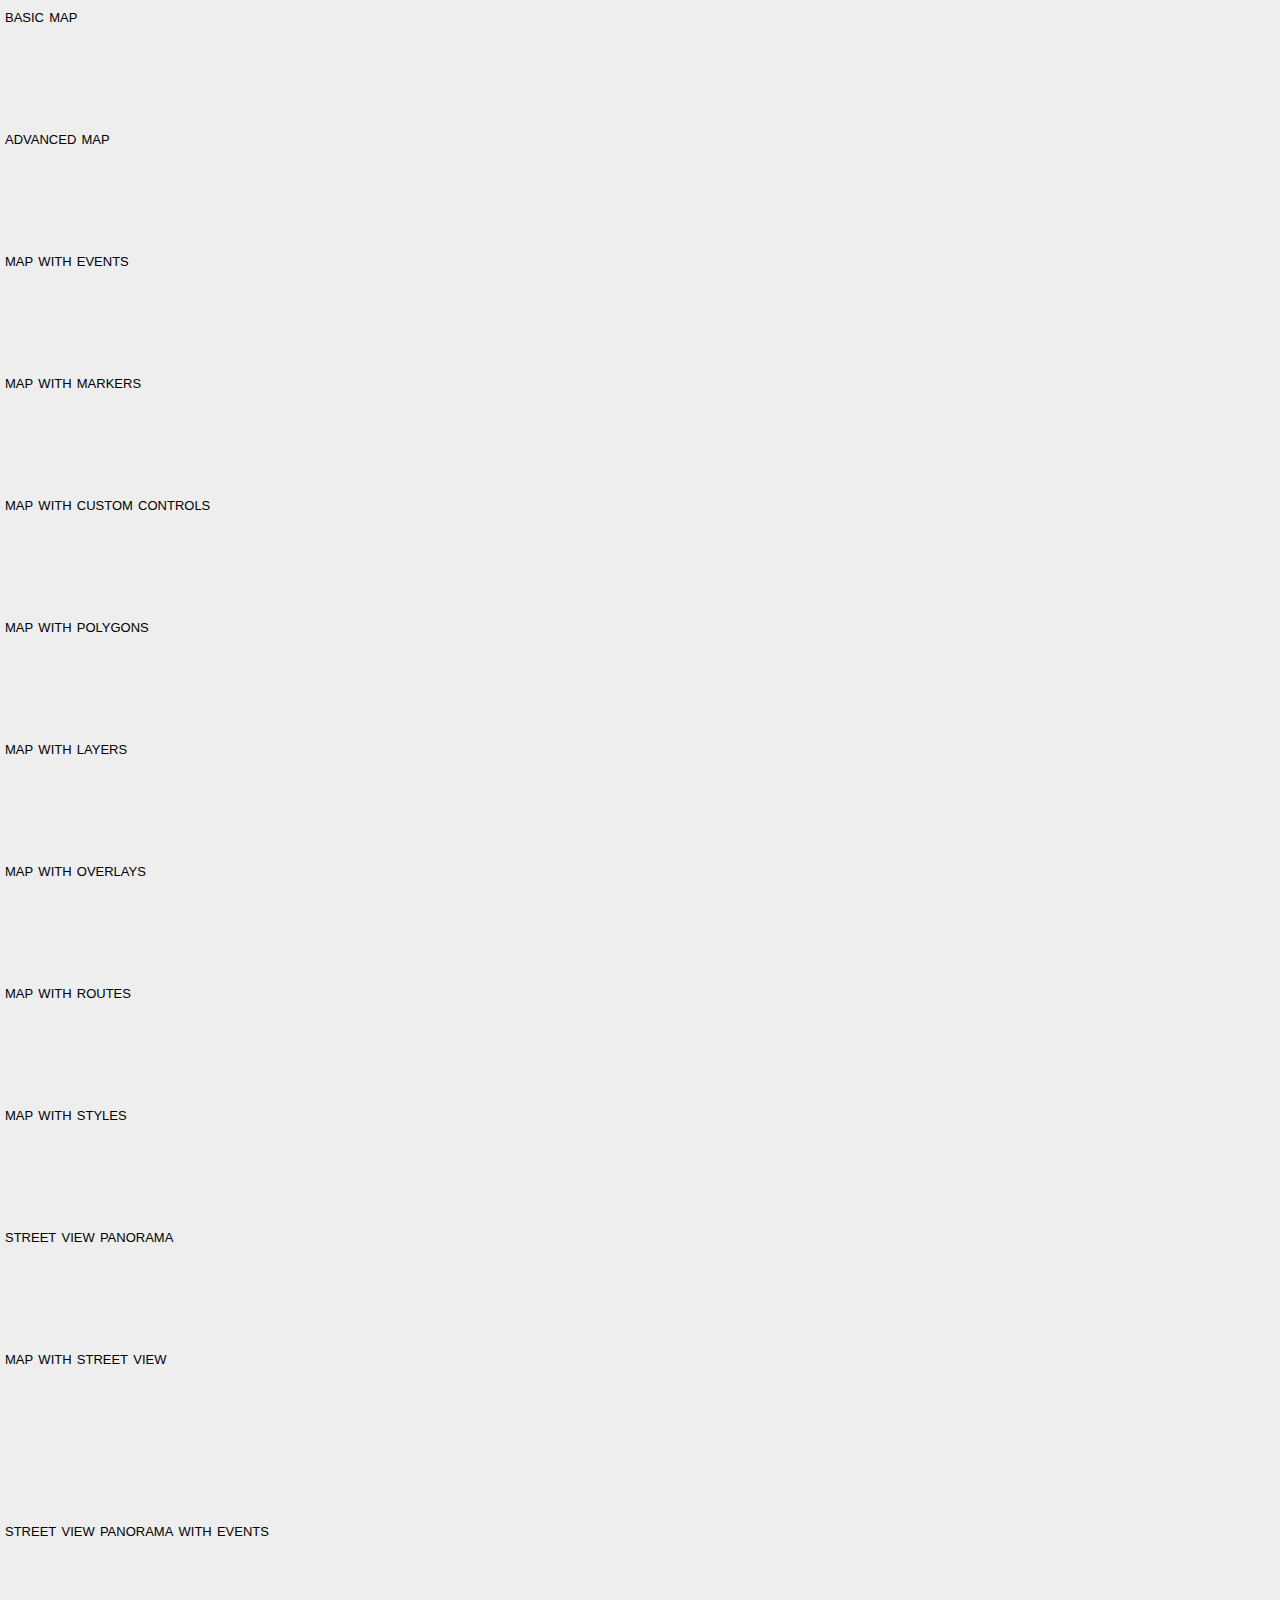
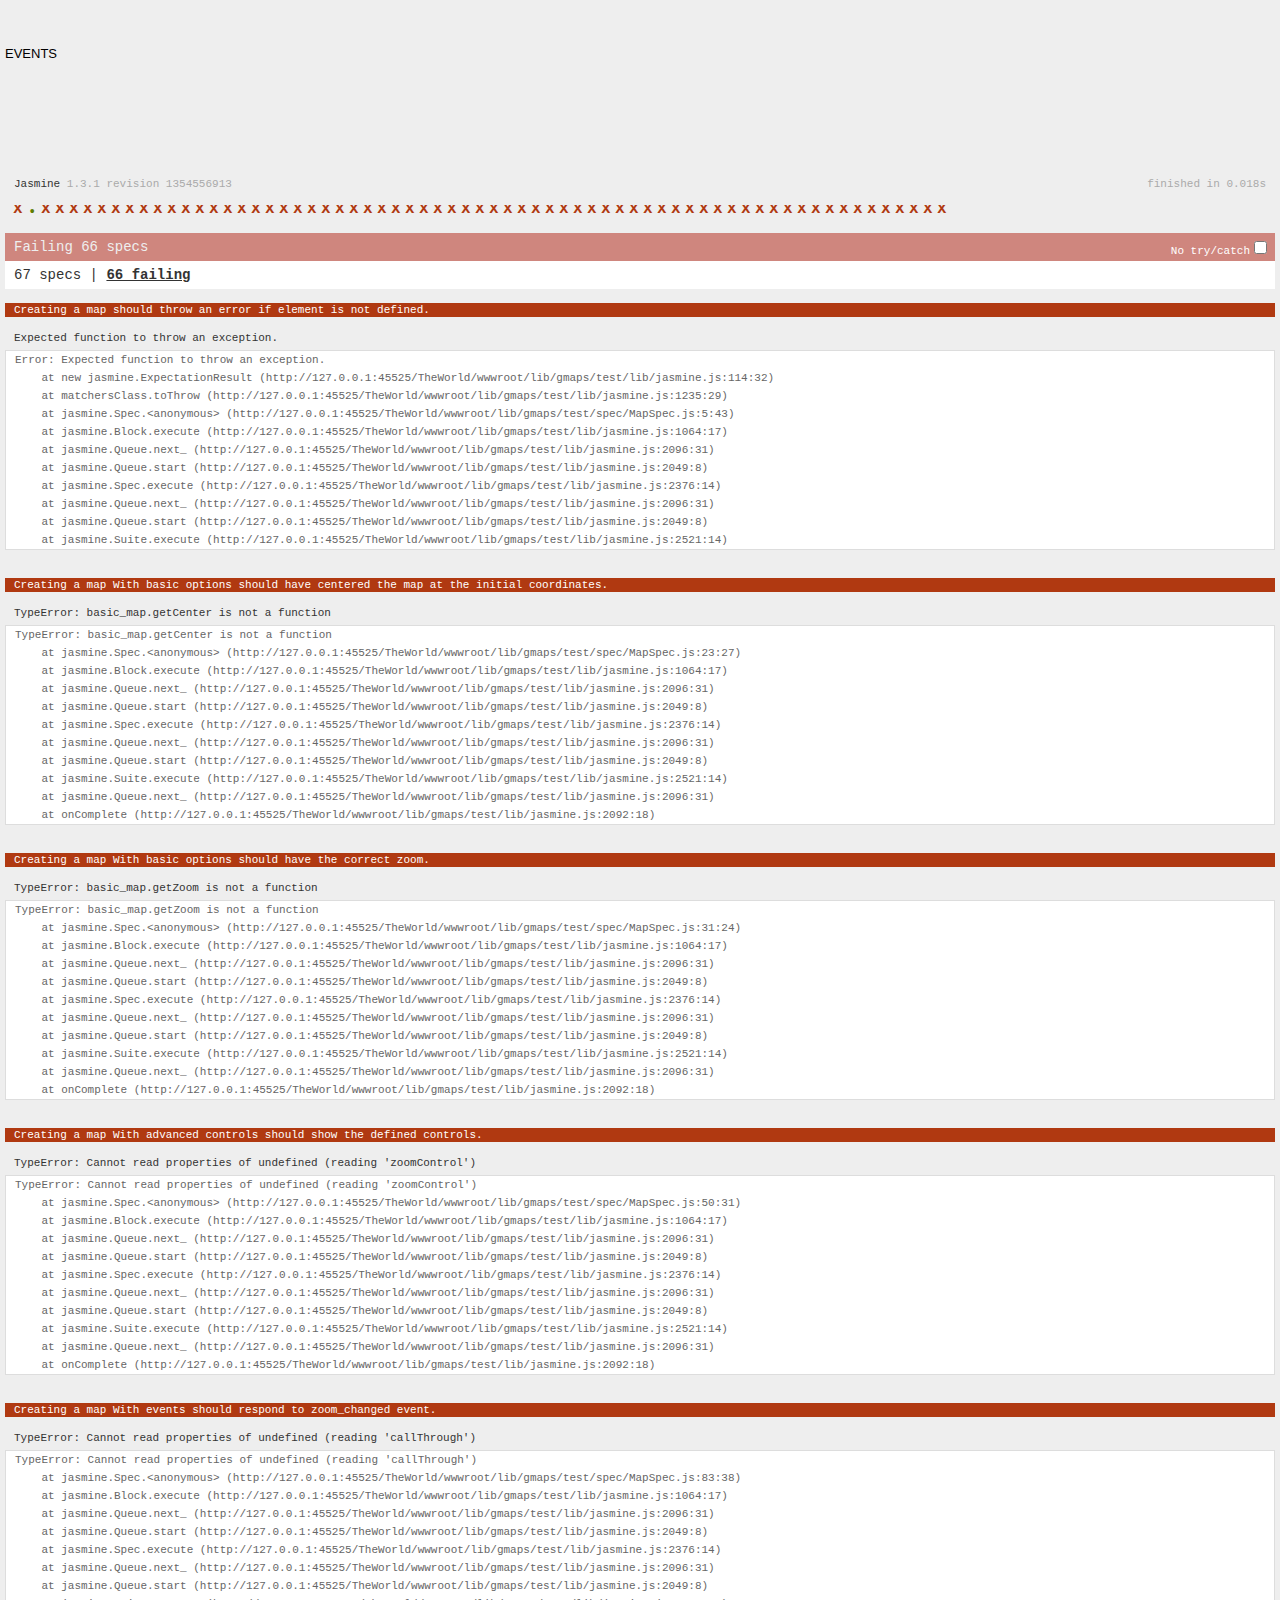
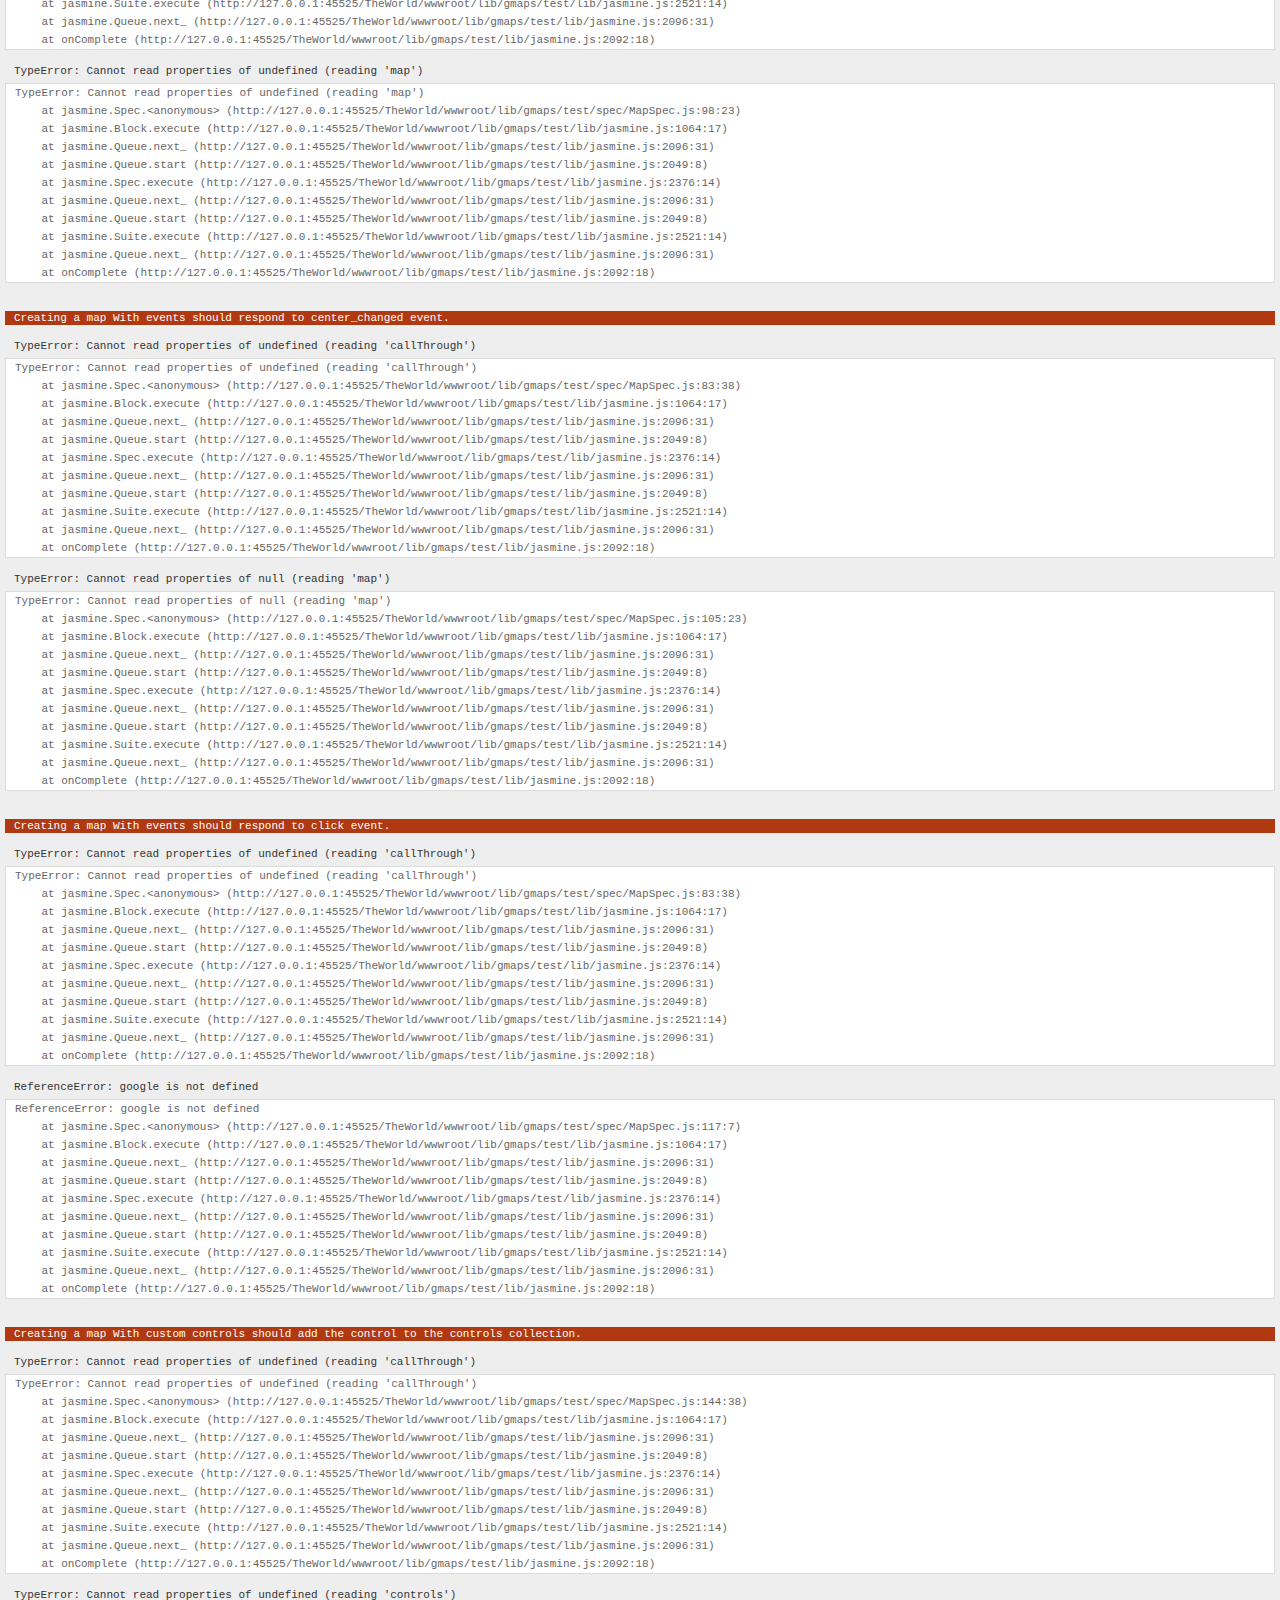
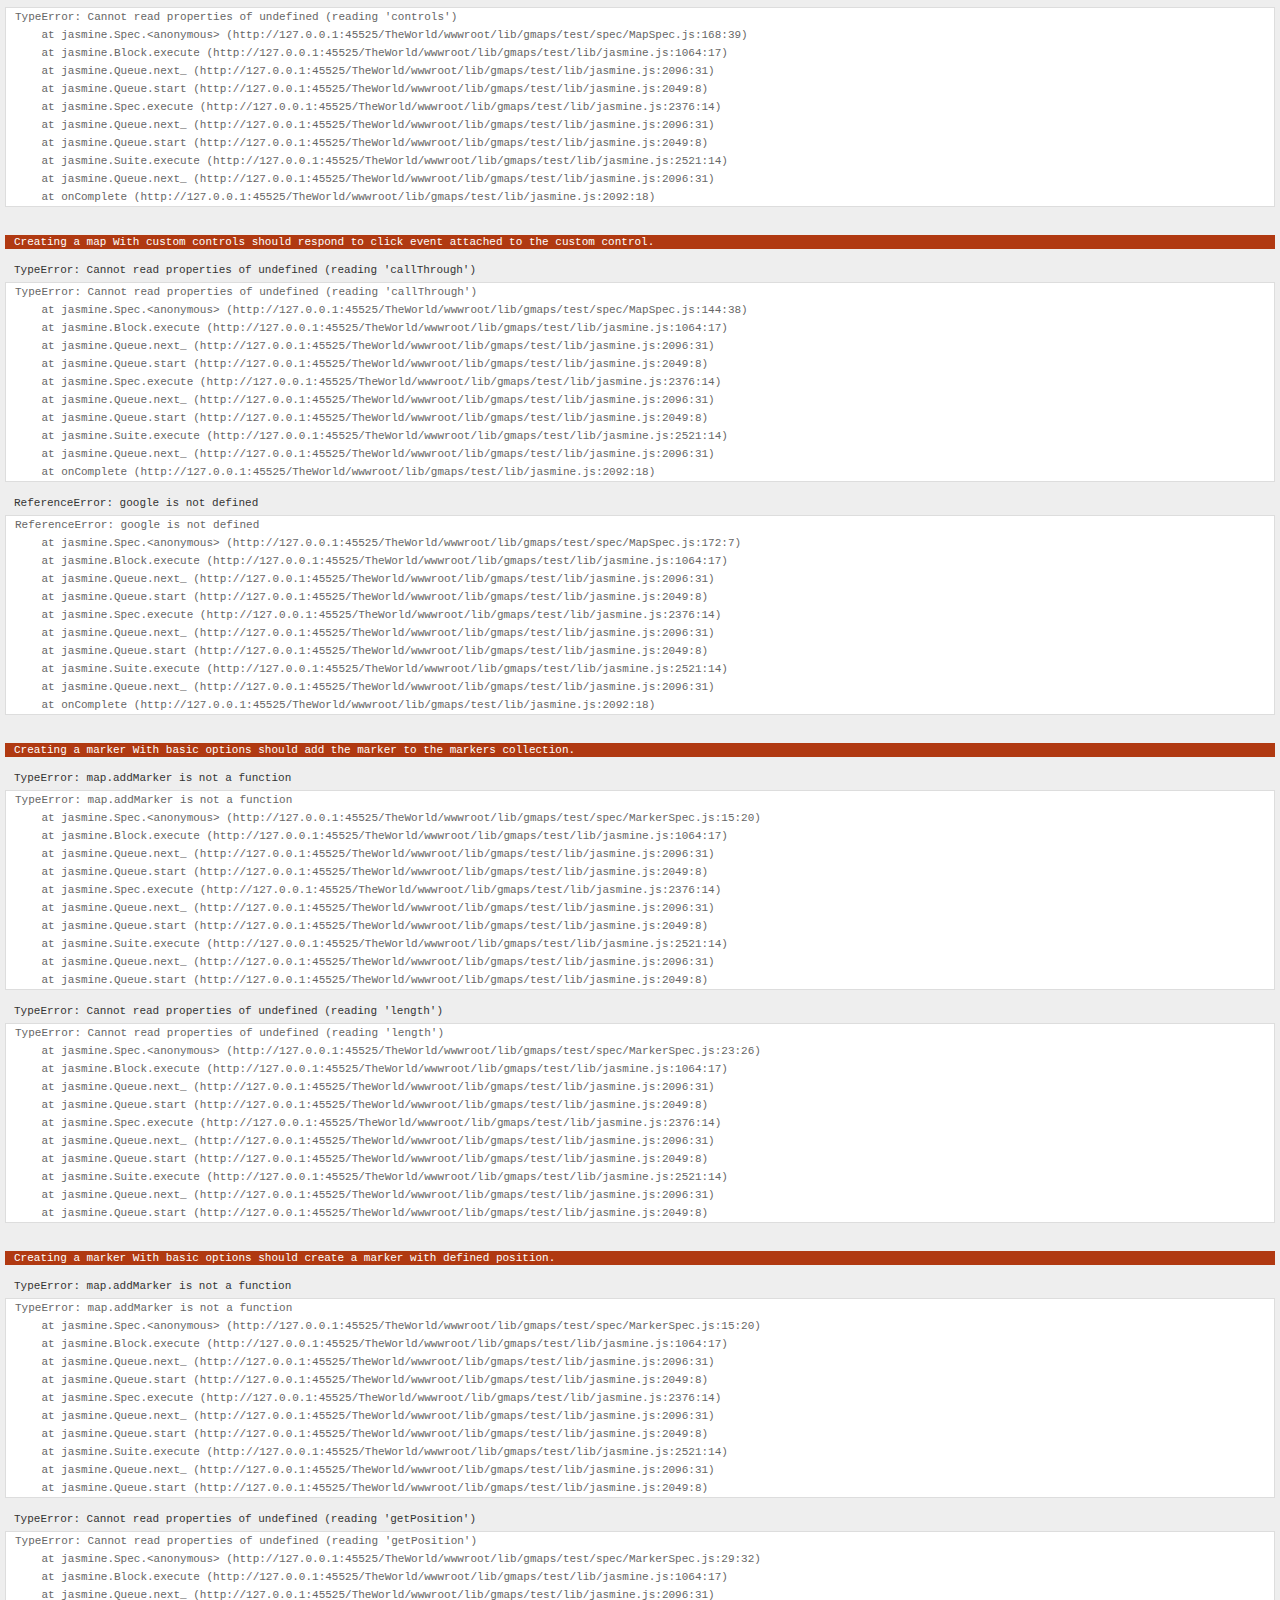
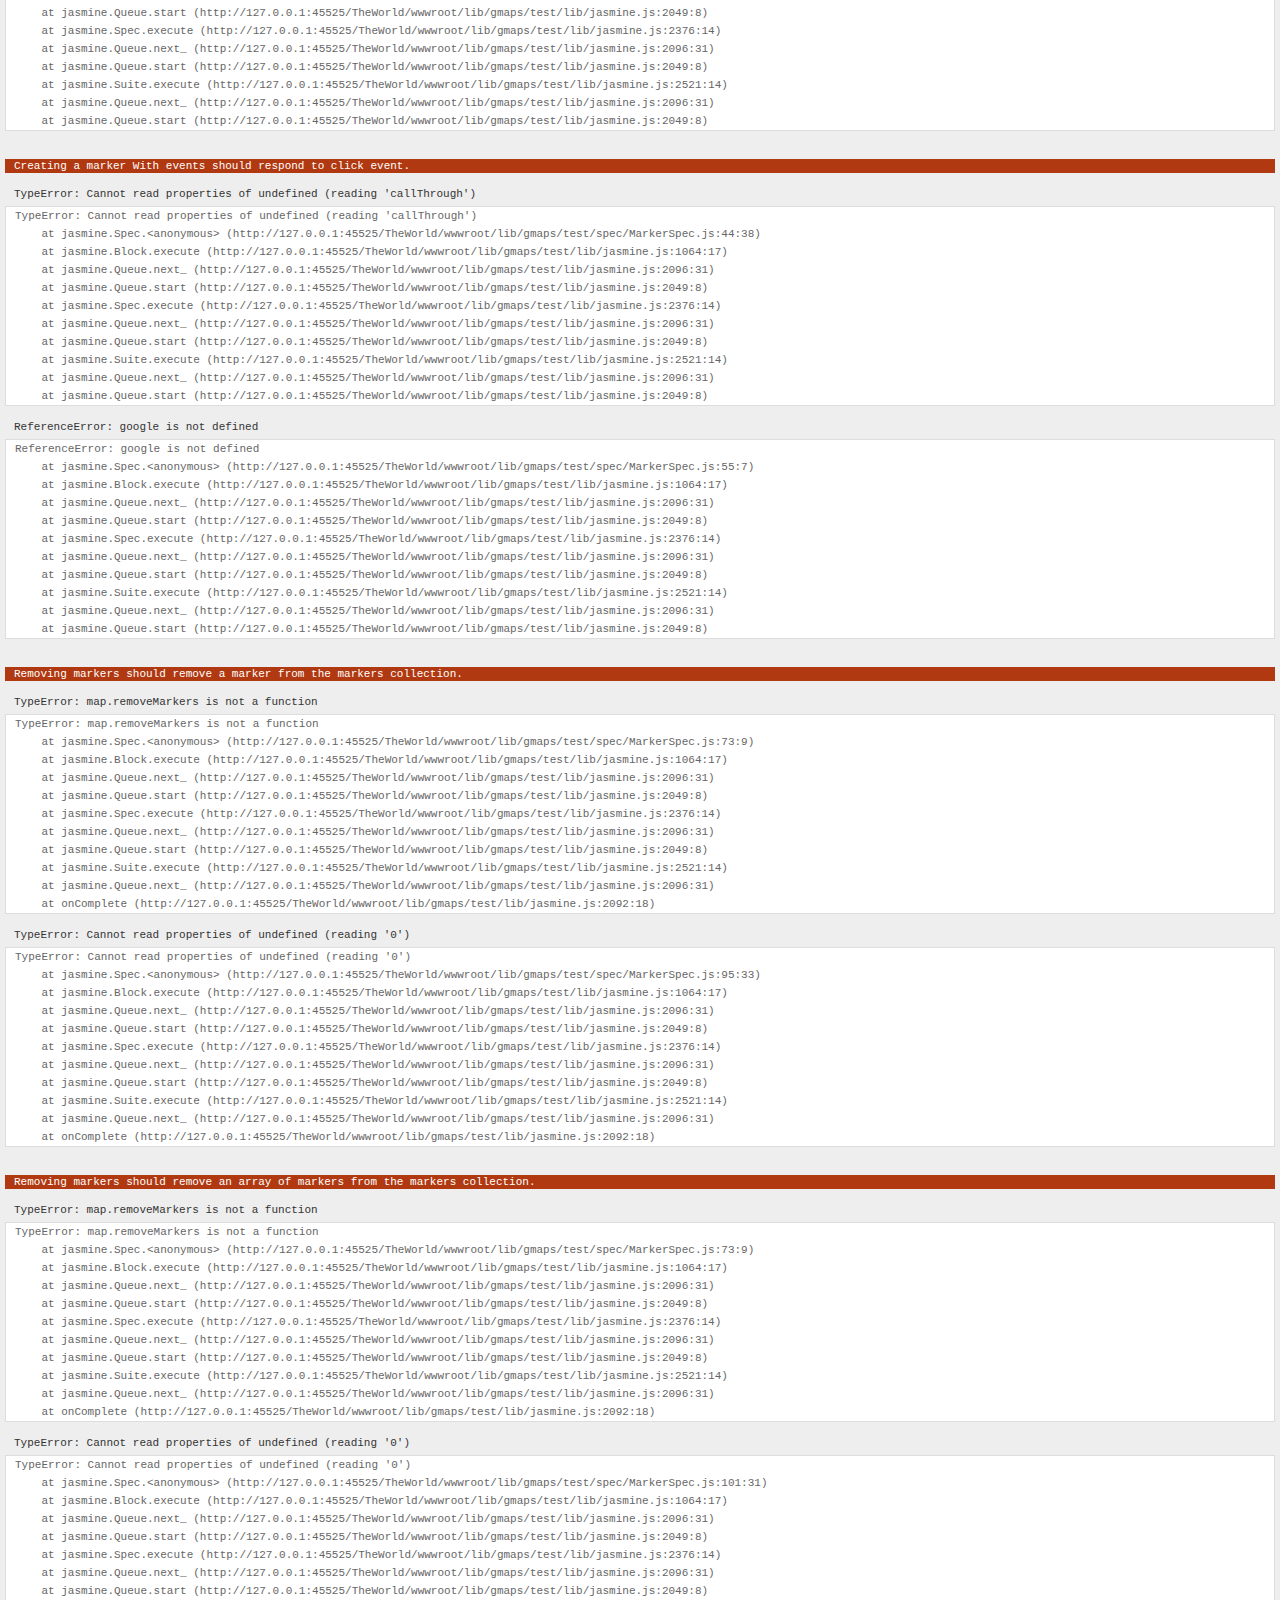
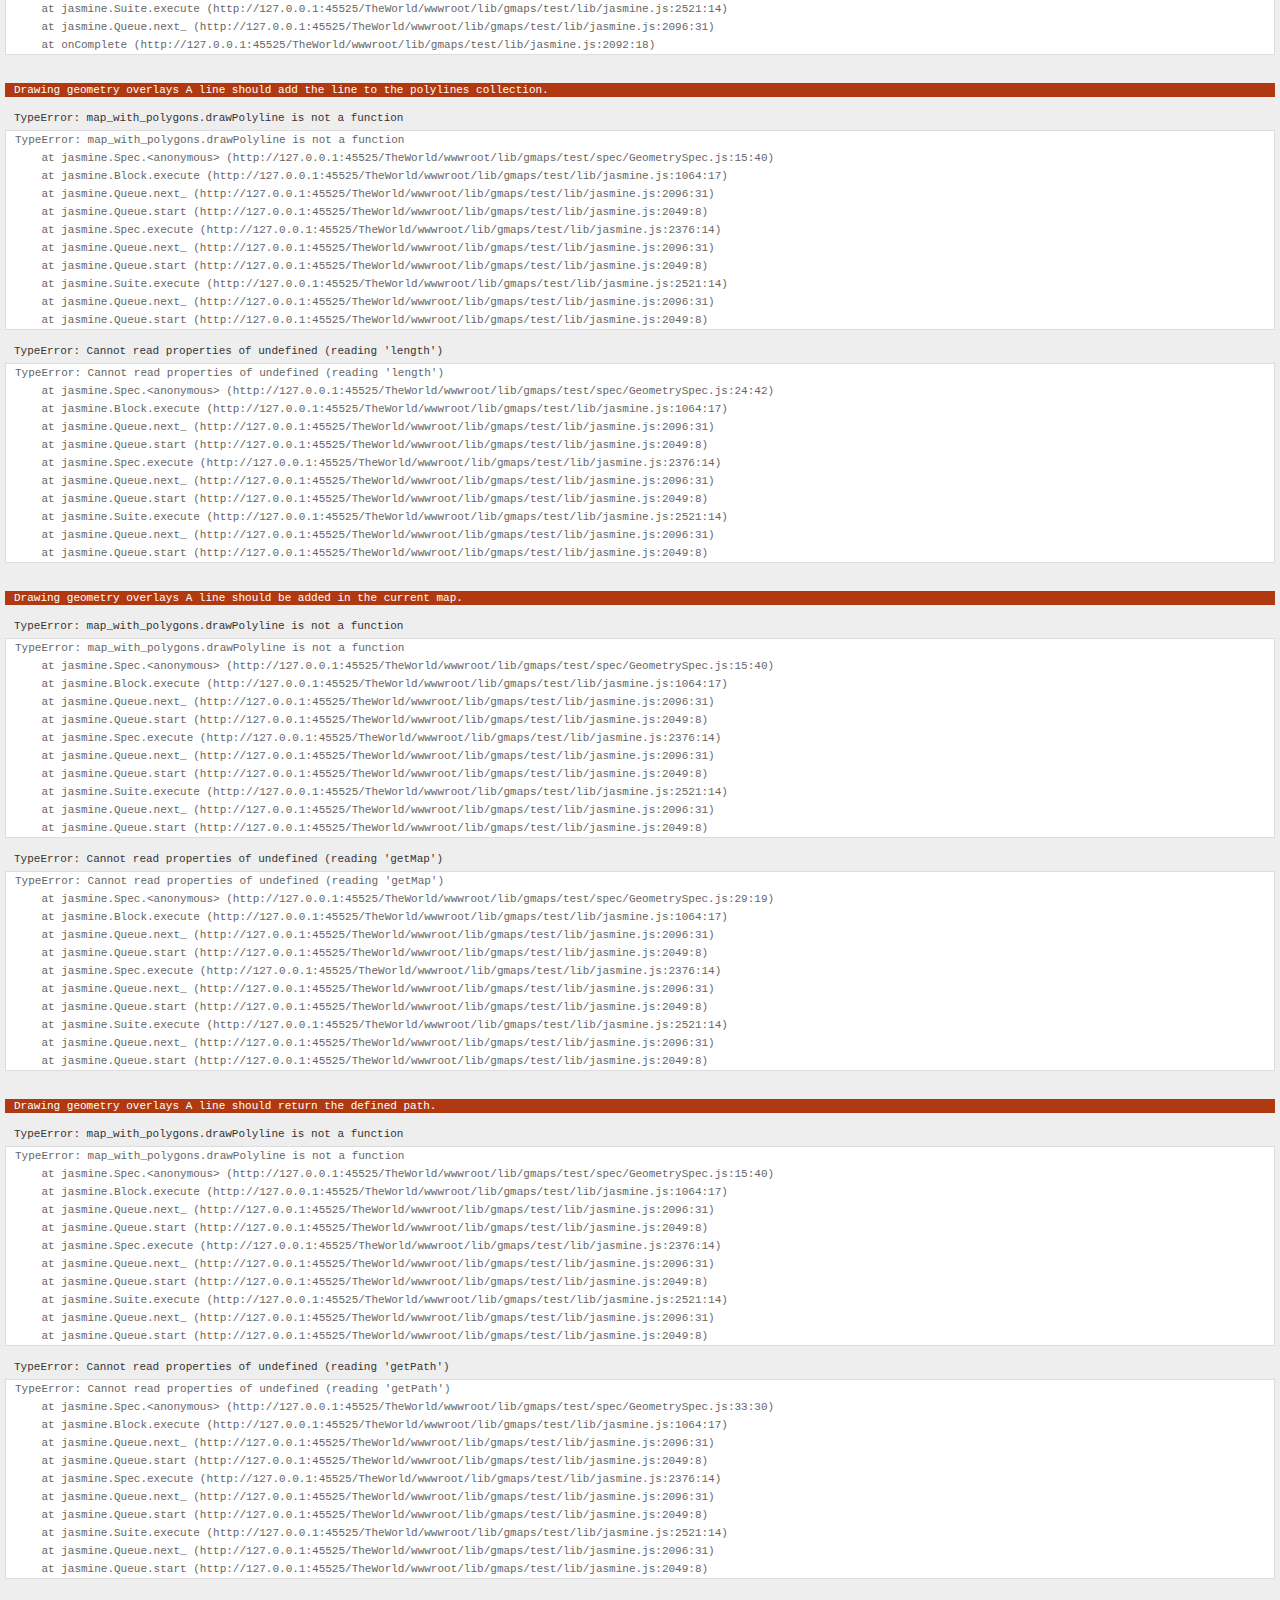
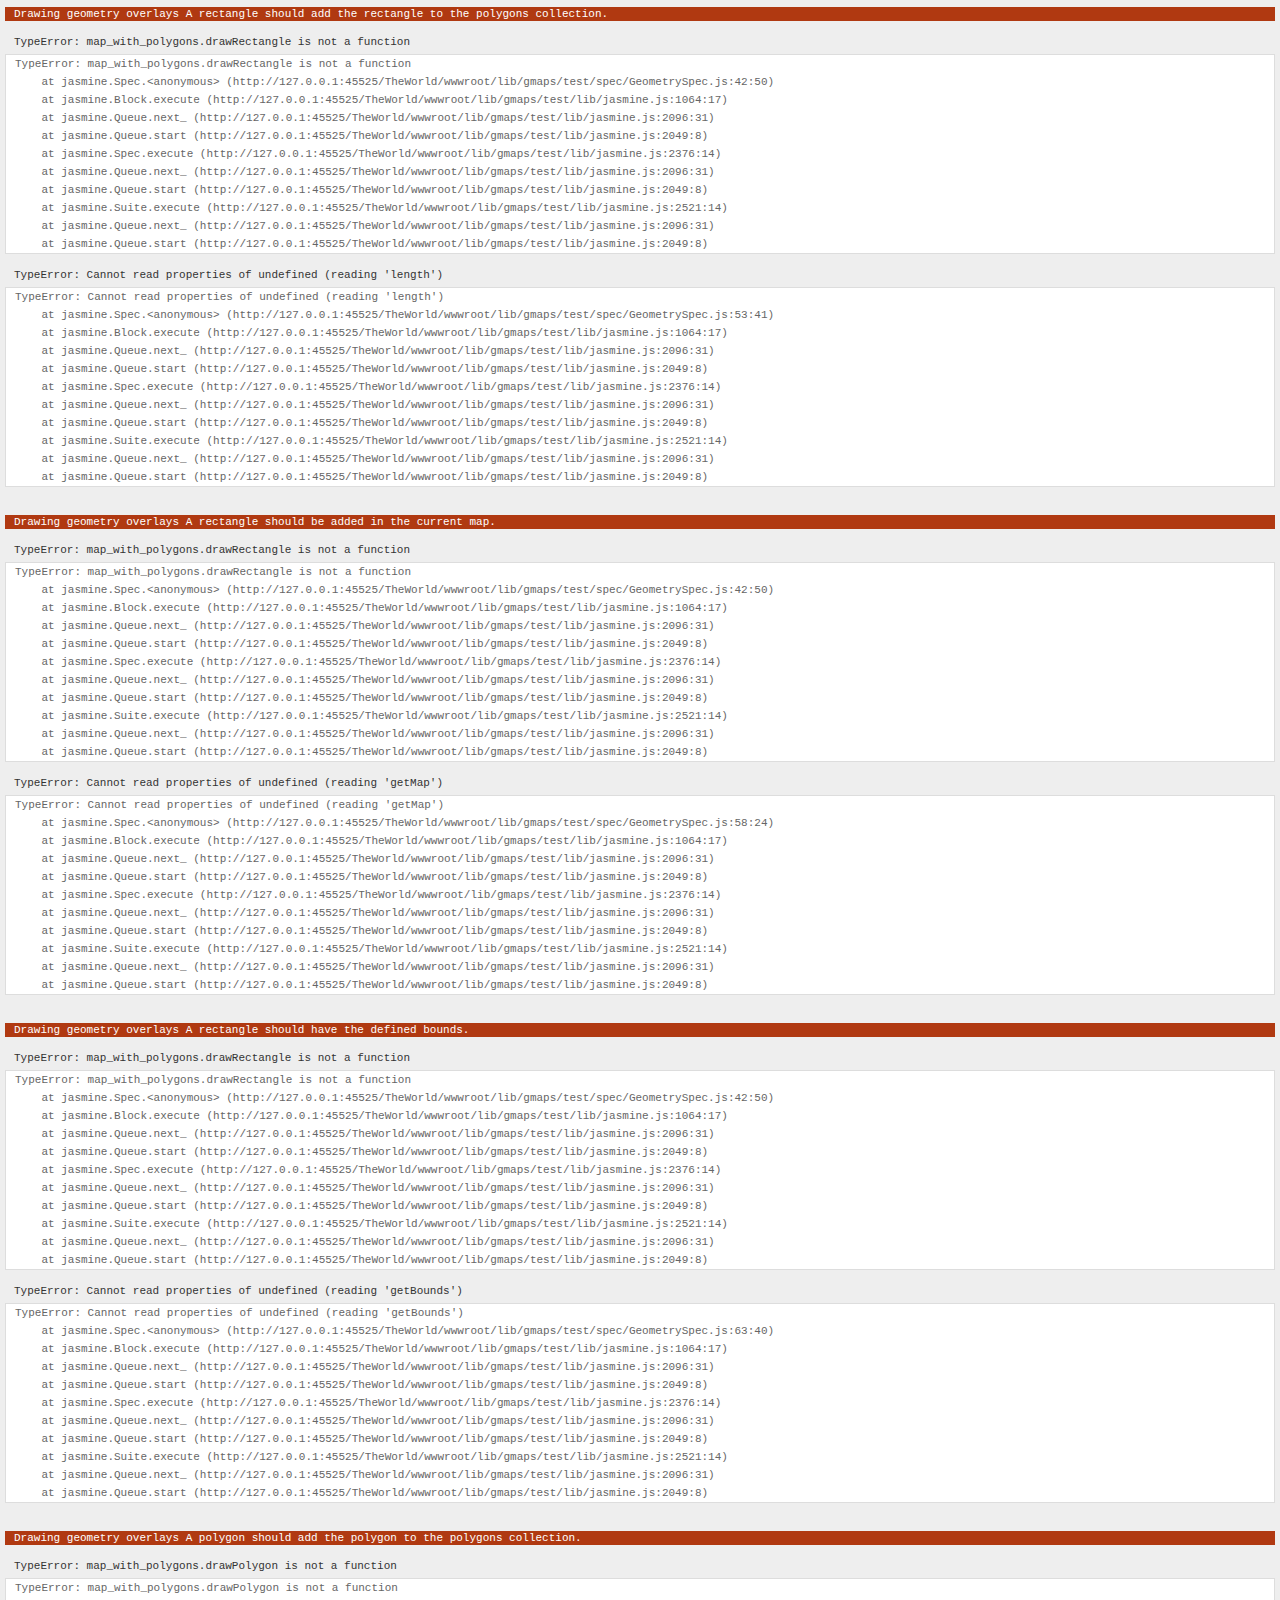
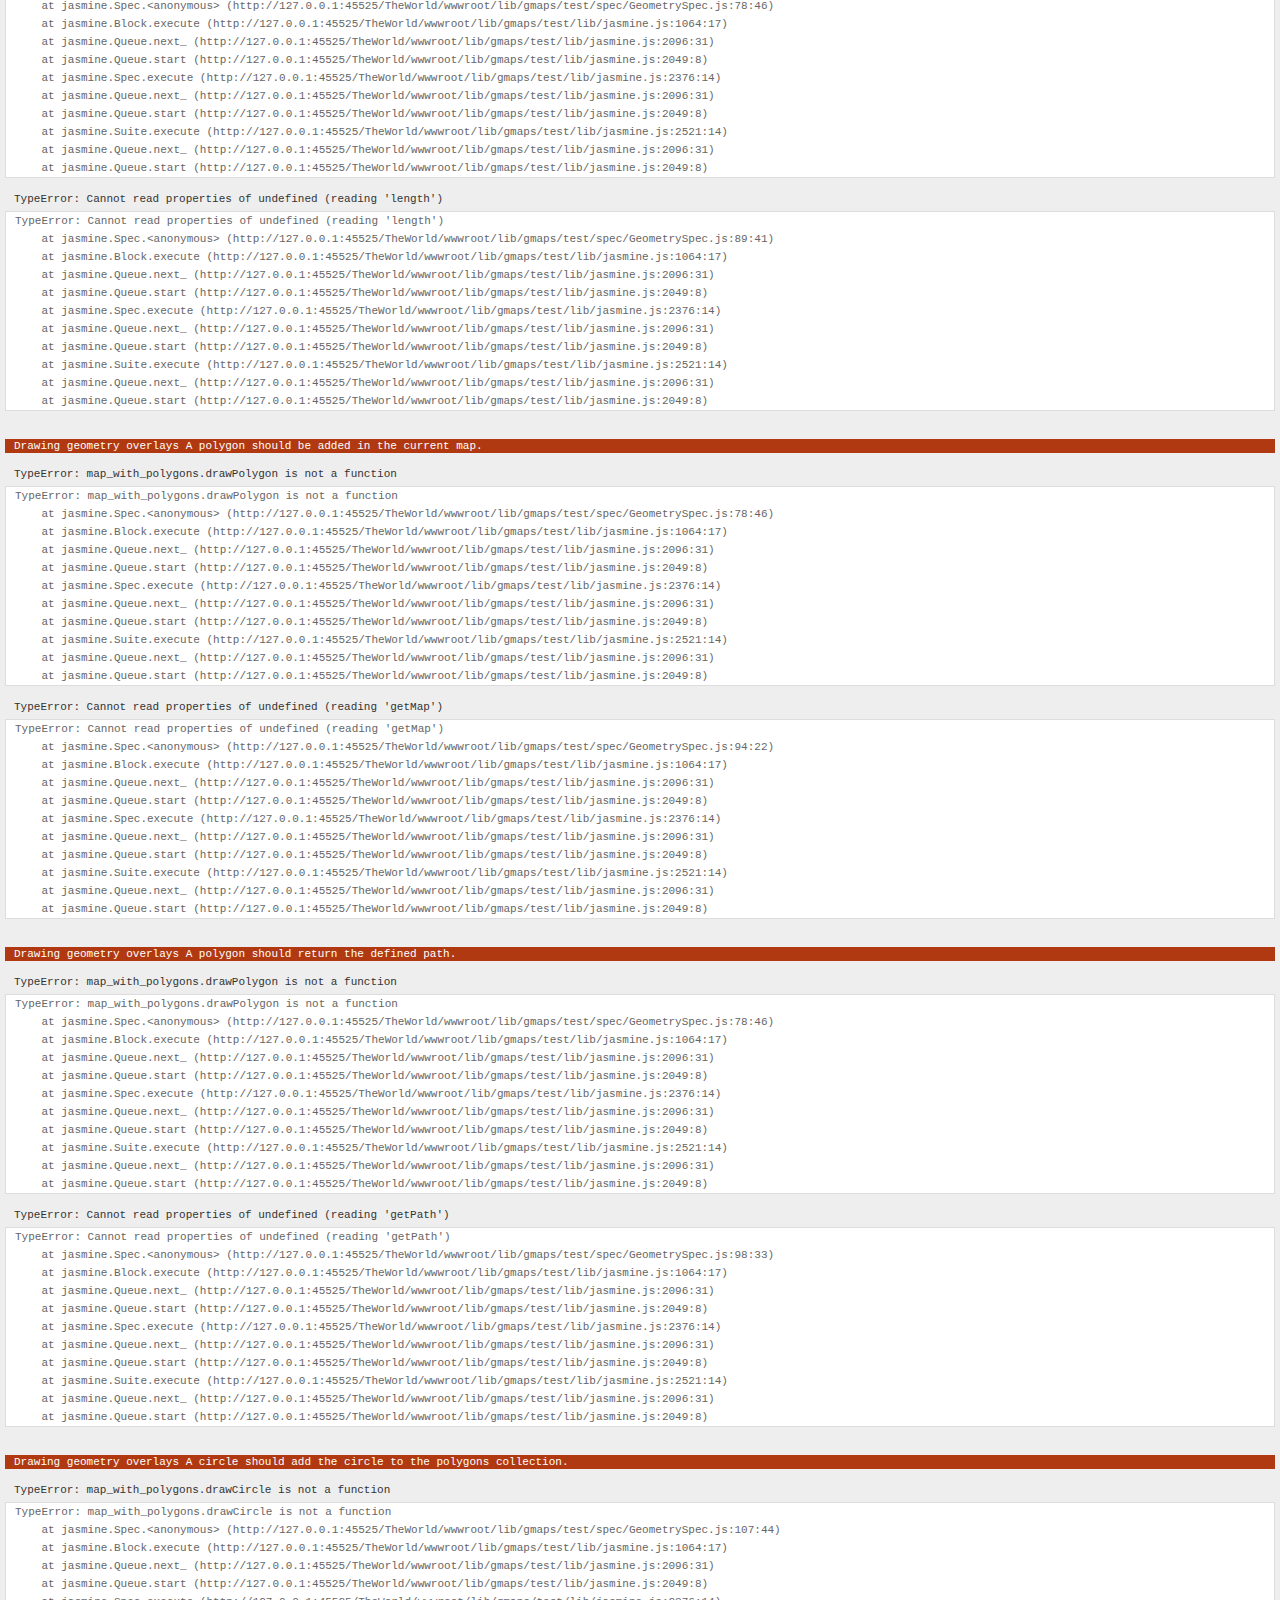
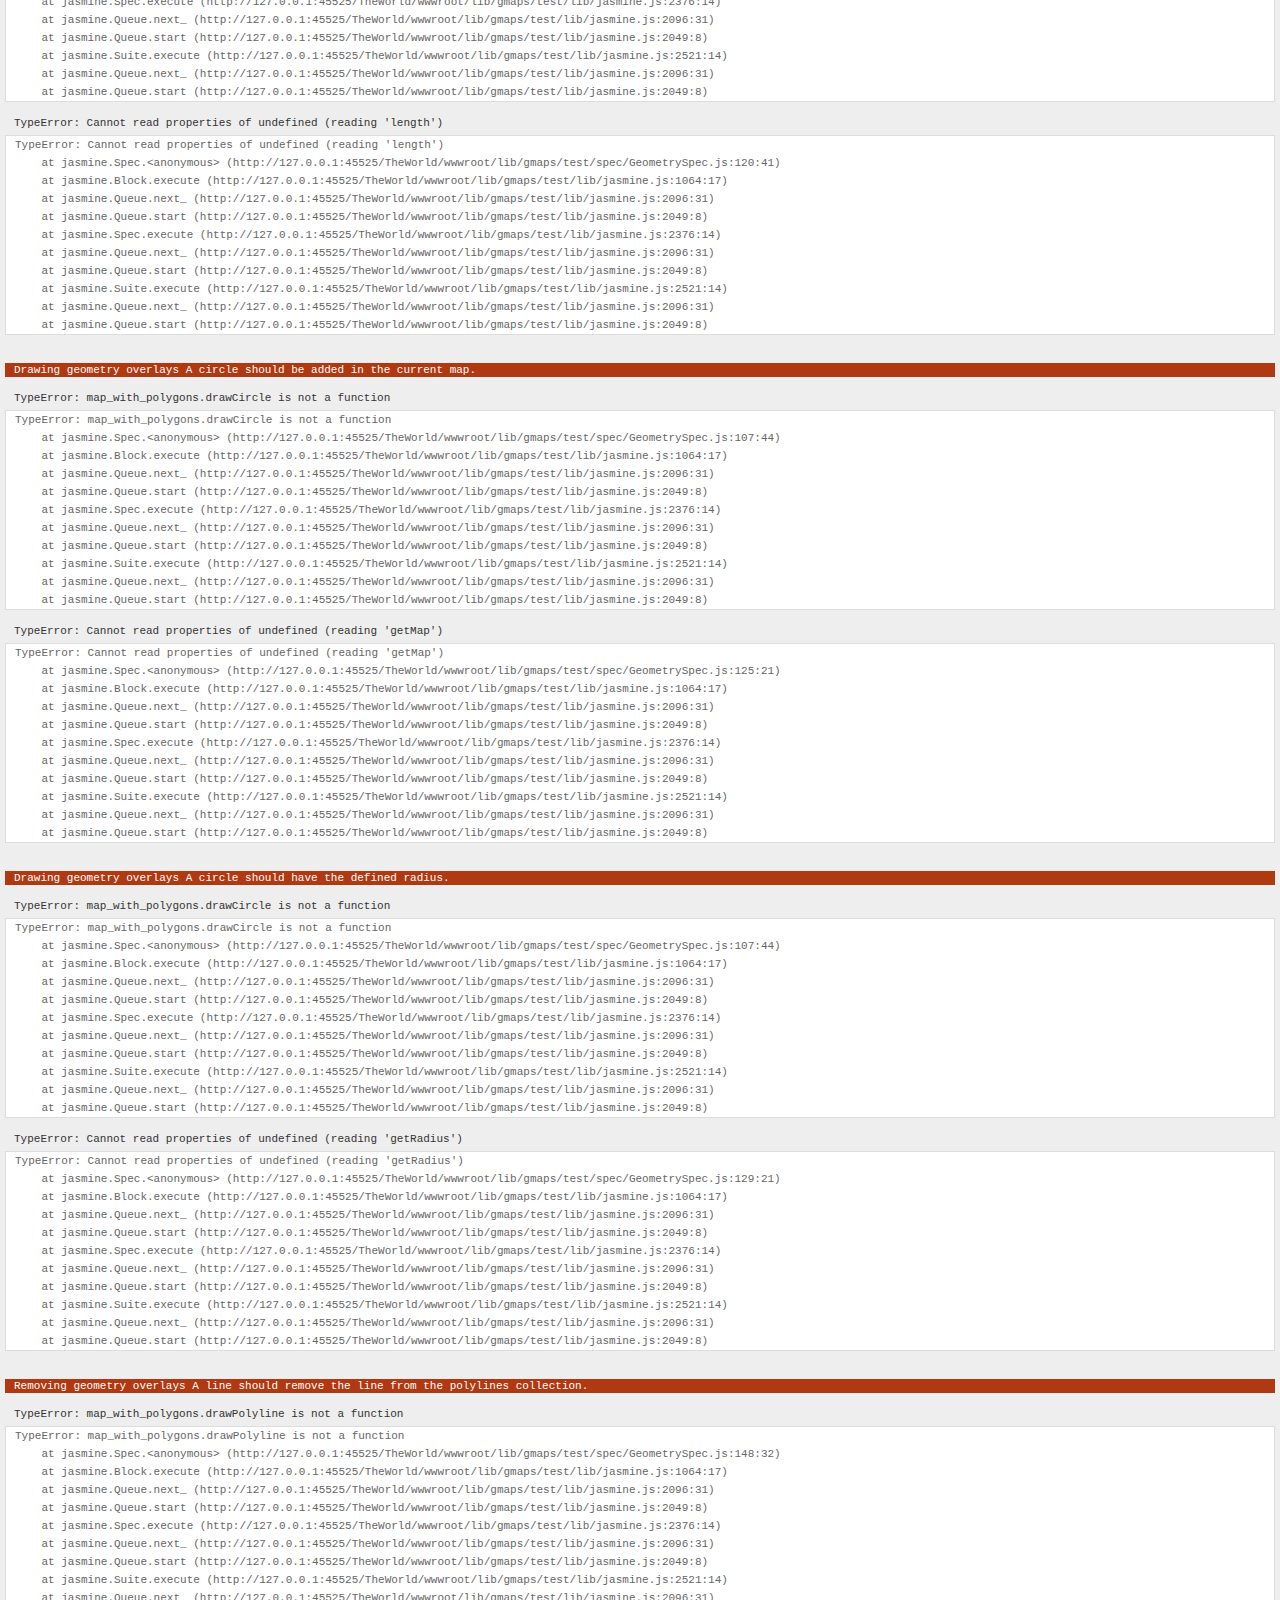
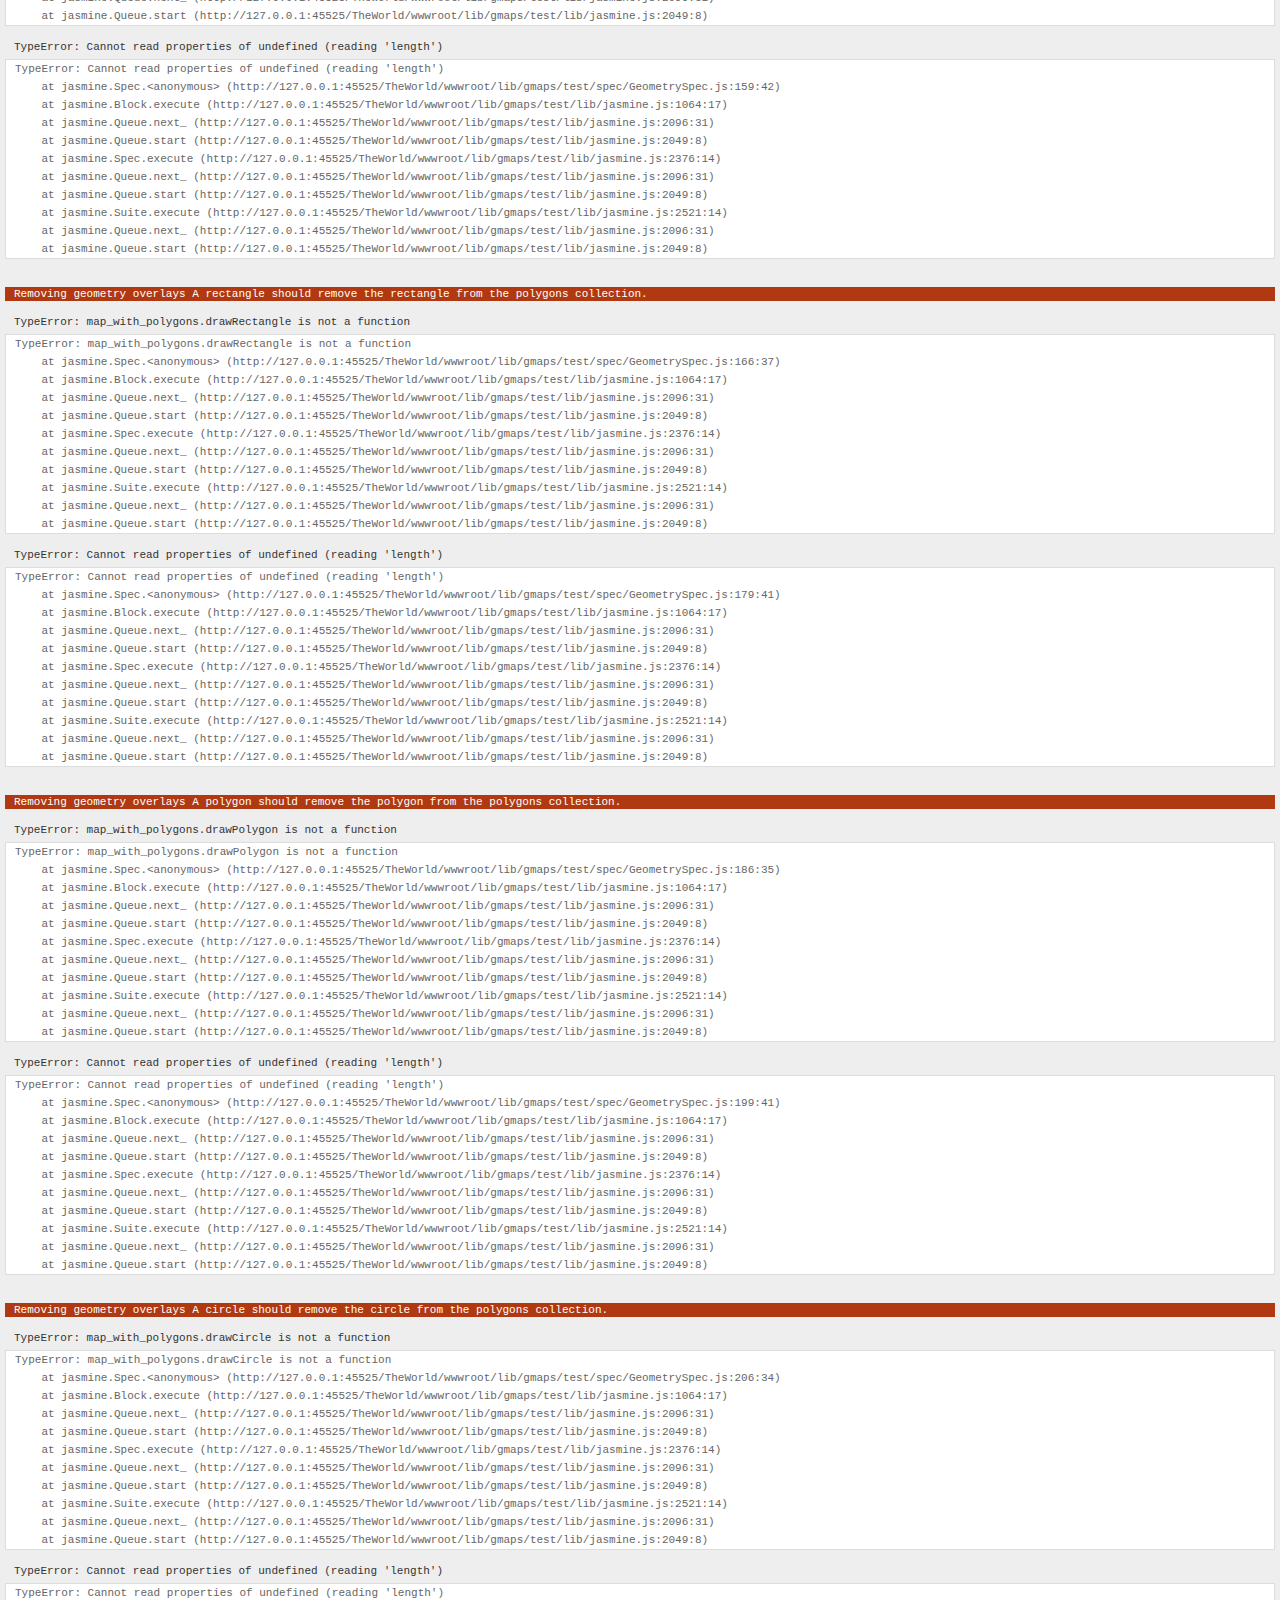
<file: TheWorld/wwwroot/lib/gmaps/test/index.html>
<!DOCTYPE html>
<html>
<head>
  <title>gmaps.js test</title>
  <link rel="stylesheet" type="text/css" href="lib/jasmine.css" />
  <link rel="stylesheet" href="style.css" />
  <script type="text/javascript" src="lib/jasmine.js"></script>
  <script type="text/javascript" src="lib/jasmine-html.js"></script>

  <script type="text/javascript" src="http://maps.google.com/maps/api/js?sensor=true"></script>
  <script type="text/javascript" src="../gmaps.js"></script>

  <script type="text/javascript" src="spec/MapSpec.js"></script>
  <script type="text/javascript" src="spec/MarkerSpec.js"></script>
  <script type="text/javascript" src="spec/GeometrySpec.js"></script>
  <script type="text/javascript" src="spec/LayerSpec.js"></script>
  <script type="text/javascript" src="spec/OverlaySpec.js"></script>
  <script type="text/javascript" src="spec/RouteSpec.js"></script>
  <script type="text/javascript" src="spec/StyleSpec.js"></script>
  <script type="text/javascript" src="spec/StreetViewSpec.js"></script>
  <script type="text/javascript" src="spec/EventSpec.js"></script>
  <script type="text/javascript" src="spec/ControlSpec.js"></script>

  <script type="text/javascript">
    (function() {
      var jasmineEnv = jasmine.getEnv();
      jasmineEnv.updateInterval = 1000;

      var htmlReporter = new jasmine.HtmlReporter();

      jasmineEnv.addReporter(htmlReporter);

      jasmineEnv.specFilter = function(spec) {
        return htmlReporter.specFilter(spec);
      };

      var currentWindowOnload = window.onload;

      window.onload = function() {
        if (currentWindowOnload) {
          currentWindowOnload();
        }

        execJasmine();
      };

      function execJasmine() {
        jasmineEnv.execute();
      }
    })();
  </script>
</head>
<body>
  <h3>Basic map</h3>
  <div class="map" id="basic-map"></div>
  <h3>Advanced map</h3>
  <div class="map" id="advanced-map"></div>
  <h3>Map with events</h3>
  <div class="map" id="map-with-events"></div>
  <h3>Map with markers</h3>
  <div class="map" id="map-with-markers"></div>
  <h3>Map with custom controls</h3>
  <div class="map" id="map-with-custom-controls"></div>
  <h3>Map with polygons</h3>
  <div class="map" id="map-with-polygons"></div>
  <h3>Map with layers</h3>
  <div class="map" id="map-with-layers"></div>
  <h3>Map with overlays</h3>
  <div class="map" id="map-with-overlays"></div>
  <h3>Map with routes</h3>
  <div class="map" id="map-with-routes"></div>
  <h3>Map with styles</h3>
  <div class="map" id="map-with-styles"></div>
  <h3>Street View Panorama</h3>
  <div class="panorama" id="streetview-standalone-panorama"></div>
  <h3>Map with Street View</h3>
  <div class="with-columns">
    <div class="map" id="map-with-streetview"></div>
    <div class="panorama" id="streetview-panorama"></div>
  </div>
  <h3>Street View Panorama with events</h3>
  <div class="panorama" id="streetview-with-events"></div>
  <h3>Events</h3>
  <div class="map" id="events"></div>
</body>
</html>
</file>
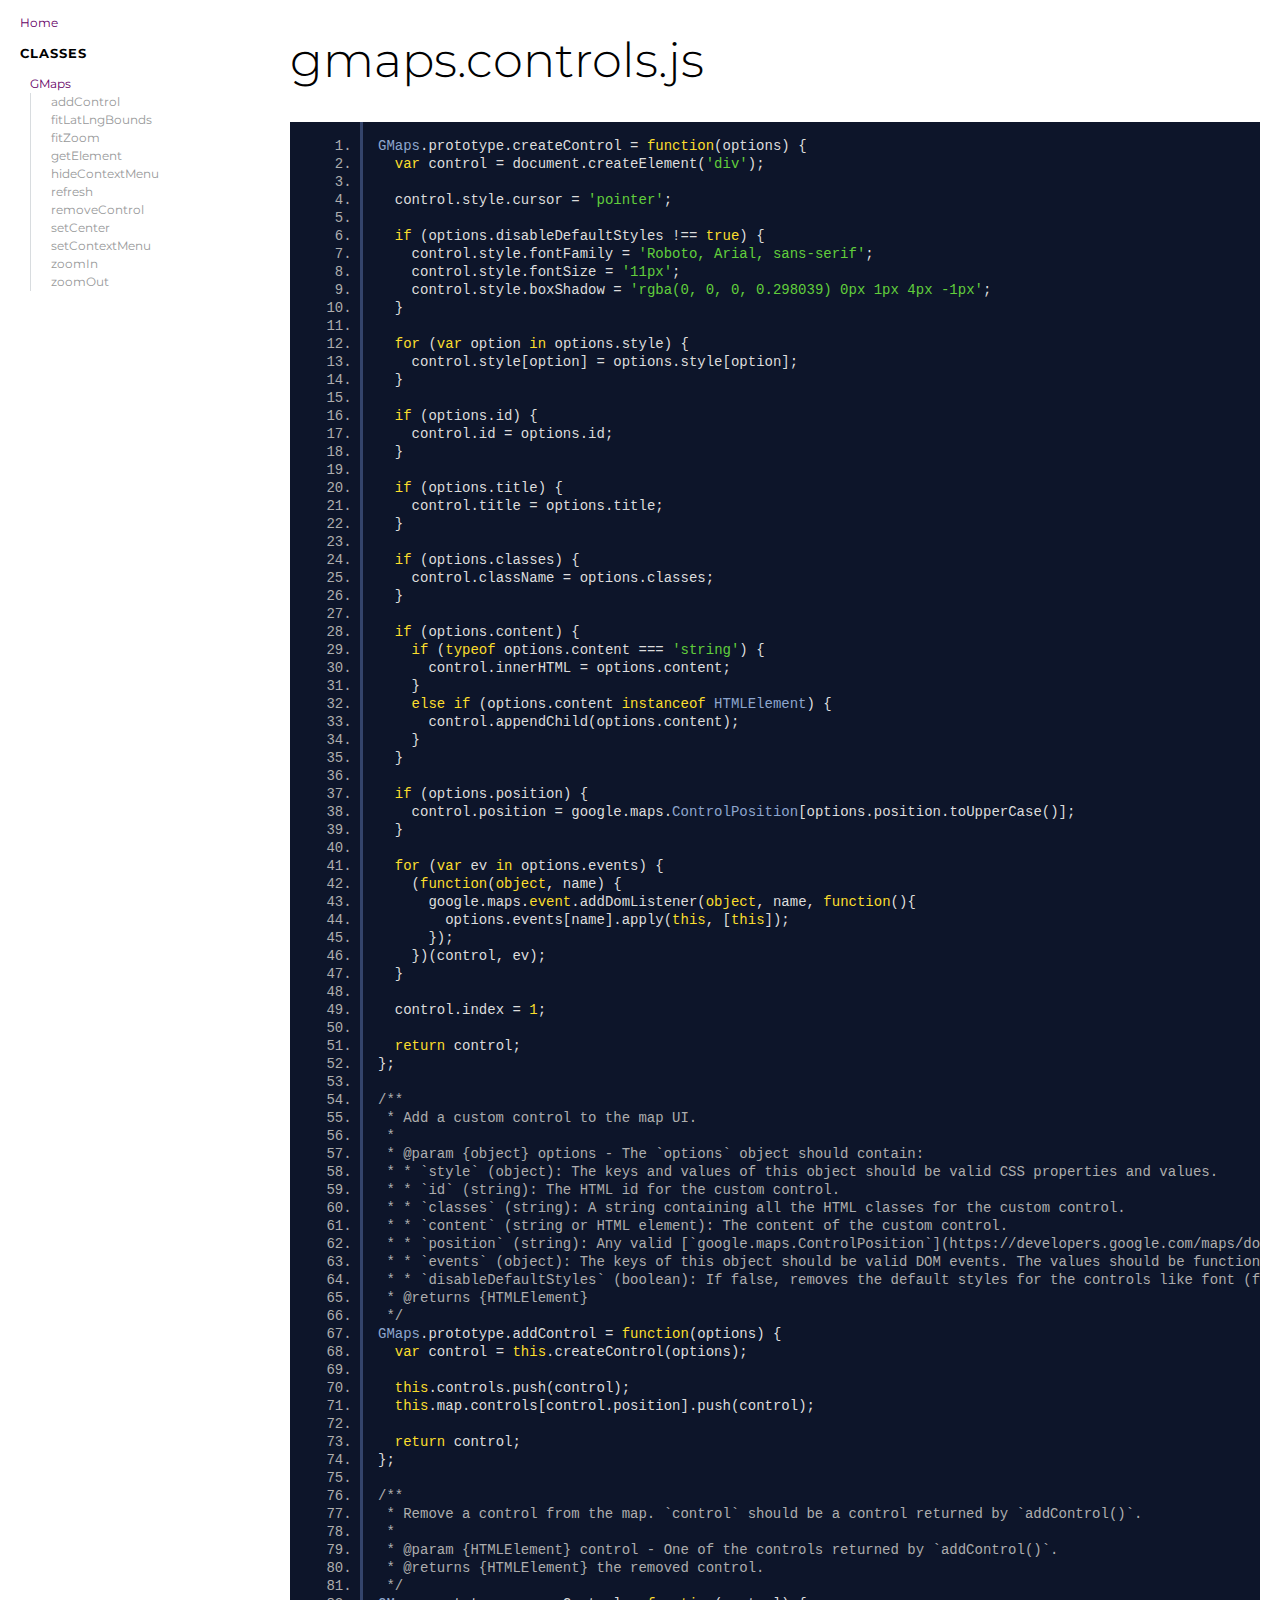
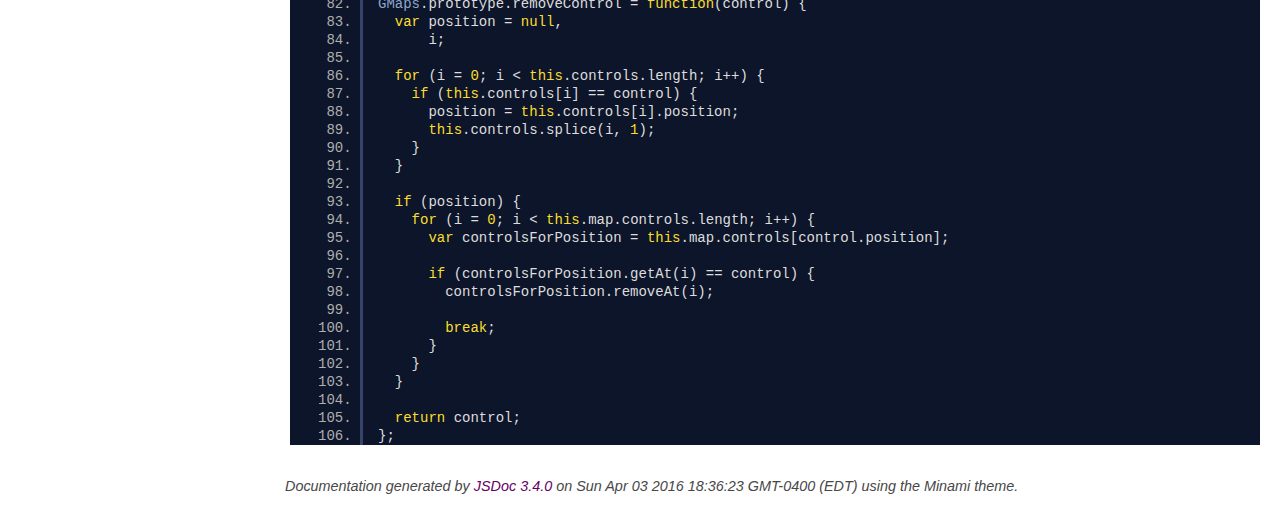
<file: TheWorld/wwwroot/lib/gmaps/docs/gmaps.controls.js.html>
<!DOCTYPE html>
<html lang="en">
<head>
    <meta charset="utf-8">
    <title>gmaps.controls.js - Documentation</title>

    <script src="scripts/prettify/prettify.js"></script>
    <script src="scripts/prettify/lang-css.js"></script>
    <!--[if lt IE 9]>
      <script src="//html5shiv.googlecode.com/svn/trunk/html5.js"></script>
    <![endif]-->
    <link type="text/css" rel="stylesheet" href="https://code.ionicframework.com/ionicons/2.0.1/css/ionicons.min.css">
    <link type="text/css" rel="stylesheet" href="styles/prettify.css">
    <link type="text/css" rel="stylesheet" href="styles/jsdoc.css">
</head>
<body>

<input type="checkbox" id="nav-trigger" class="nav-trigger" />
<label for="nav-trigger" class="navicon-button x">
  <div class="navicon"></div>
</label>

<label for="nav-trigger" class="overlay"></label>

<nav>
    <h2><a href="index.html">Home</a></h2><h3>Classes</h3><ul><li><a href="GMaps.html">GMaps</a><ul class='methods'><li data-type='method'><a href="GMaps.html#addControl">addControl</a></li><li data-type='method'><a href="GMaps.html#fitLatLngBounds">fitLatLngBounds</a></li><li data-type='method'><a href="GMaps.html#fitZoom">fitZoom</a></li><li data-type='method'><a href="GMaps.html#getElement">getElement</a></li><li data-type='method'><a href="GMaps.html#hideContextMenu">hideContextMenu</a></li><li data-type='method'><a href="GMaps.html#refresh">refresh</a></li><li data-type='method'><a href="GMaps.html#removeControl">removeControl</a></li><li data-type='method'><a href="GMaps.html#setCenter">setCenter</a></li><li data-type='method'><a href="GMaps.html#setContextMenu">setContextMenu</a></li><li data-type='method'><a href="GMaps.html#zoomIn">zoomIn</a></li><li data-type='method'><a href="GMaps.html#zoomOut">zoomOut</a></li></ul></li></ul>
</nav>

<div id="main">
    
    <h1 class="page-title">gmaps.controls.js</h1>
    

    



    
    <section>
        <article>
            <pre class="prettyprint source linenums"><code>GMaps.prototype.createControl = function(options) {
  var control = document.createElement('div');

  control.style.cursor = 'pointer';

  if (options.disableDefaultStyles !== true) {
    control.style.fontFamily = 'Roboto, Arial, sans-serif';
    control.style.fontSize = '11px';
    control.style.boxShadow = 'rgba(0, 0, 0, 0.298039) 0px 1px 4px -1px';
  }

  for (var option in options.style) {
    control.style[option] = options.style[option];
  }

  if (options.id) {
    control.id = options.id;
  }

  if (options.title) {
    control.title = options.title;
  }

  if (options.classes) {
    control.className = options.classes;
  }

  if (options.content) {
    if (typeof options.content === 'string') {
      control.innerHTML = options.content;
    }
    else if (options.content instanceof HTMLElement) {
      control.appendChild(options.content);
    }
  }

  if (options.position) {
    control.position = google.maps.ControlPosition[options.position.toUpperCase()];
  }

  for (var ev in options.events) {
    (function(object, name) {
      google.maps.event.addDomListener(object, name, function(){
        options.events[name].apply(this, [this]);
      });
    })(control, ev);
  }

  control.index = 1;

  return control;
};

/**
 * Add a custom control to the map UI.
 *
 * @param {object} options - The `options` object should contain:
 * * `style` (object): The keys and values of this object should be valid CSS properties and values.
 * * `id` (string): The HTML id for the custom control.
 * * `classes` (string): A string containing all the HTML classes for the custom control.
 * * `content` (string or HTML element): The content of the custom control.
 * * `position` (string): Any valid [`google.maps.ControlPosition`](https://developers.google.com/maps/documentation/javascript/controls#ControlPositioning) value, in lower or upper case.
 * * `events` (object): The keys of this object should be valid DOM events. The values should be functions.
 * * `disableDefaultStyles` (boolean): If false, removes the default styles for the controls like font (family and size), and box shadow.
 * @returns {HTMLElement}
 */
GMaps.prototype.addControl = function(options) {
  var control = this.createControl(options);

  this.controls.push(control);
  this.map.controls[control.position].push(control);

  return control;
};

/**
 * Remove a control from the map. `control` should be a control returned by `addControl()`.
 *
 * @param {HTMLElement} control - One of the controls returned by `addControl()`.
 * @returns {HTMLElement} the removed control.
 */
GMaps.prototype.removeControl = function(control) {
  var position = null,
      i;

  for (i = 0; i &lt; this.controls.length; i++) {
    if (this.controls[i] == control) {
      position = this.controls[i].position;
      this.controls.splice(i, 1);
    }
  }

  if (position) {
    for (i = 0; i &lt; this.map.controls.length; i++) {
      var controlsForPosition = this.map.controls[control.position];

      if (controlsForPosition.getAt(i) == control) {
        controlsForPosition.removeAt(i);

        break;
      }
    }
  }

  return control;
};
</code></pre>
        </article>
    </section>




</div>

<br class="clear">

<footer>
    Documentation generated by <a href="https://github.com/jsdoc3/jsdoc">JSDoc 3.4.0</a> on Sun Apr 03 2016 18:36:23 GMT-0400 (EDT) using the Minami theme.
</footer>

<script>prettyPrint();</script>
<script src="scripts/linenumber.js"></script>
</body>
</html>
</file>
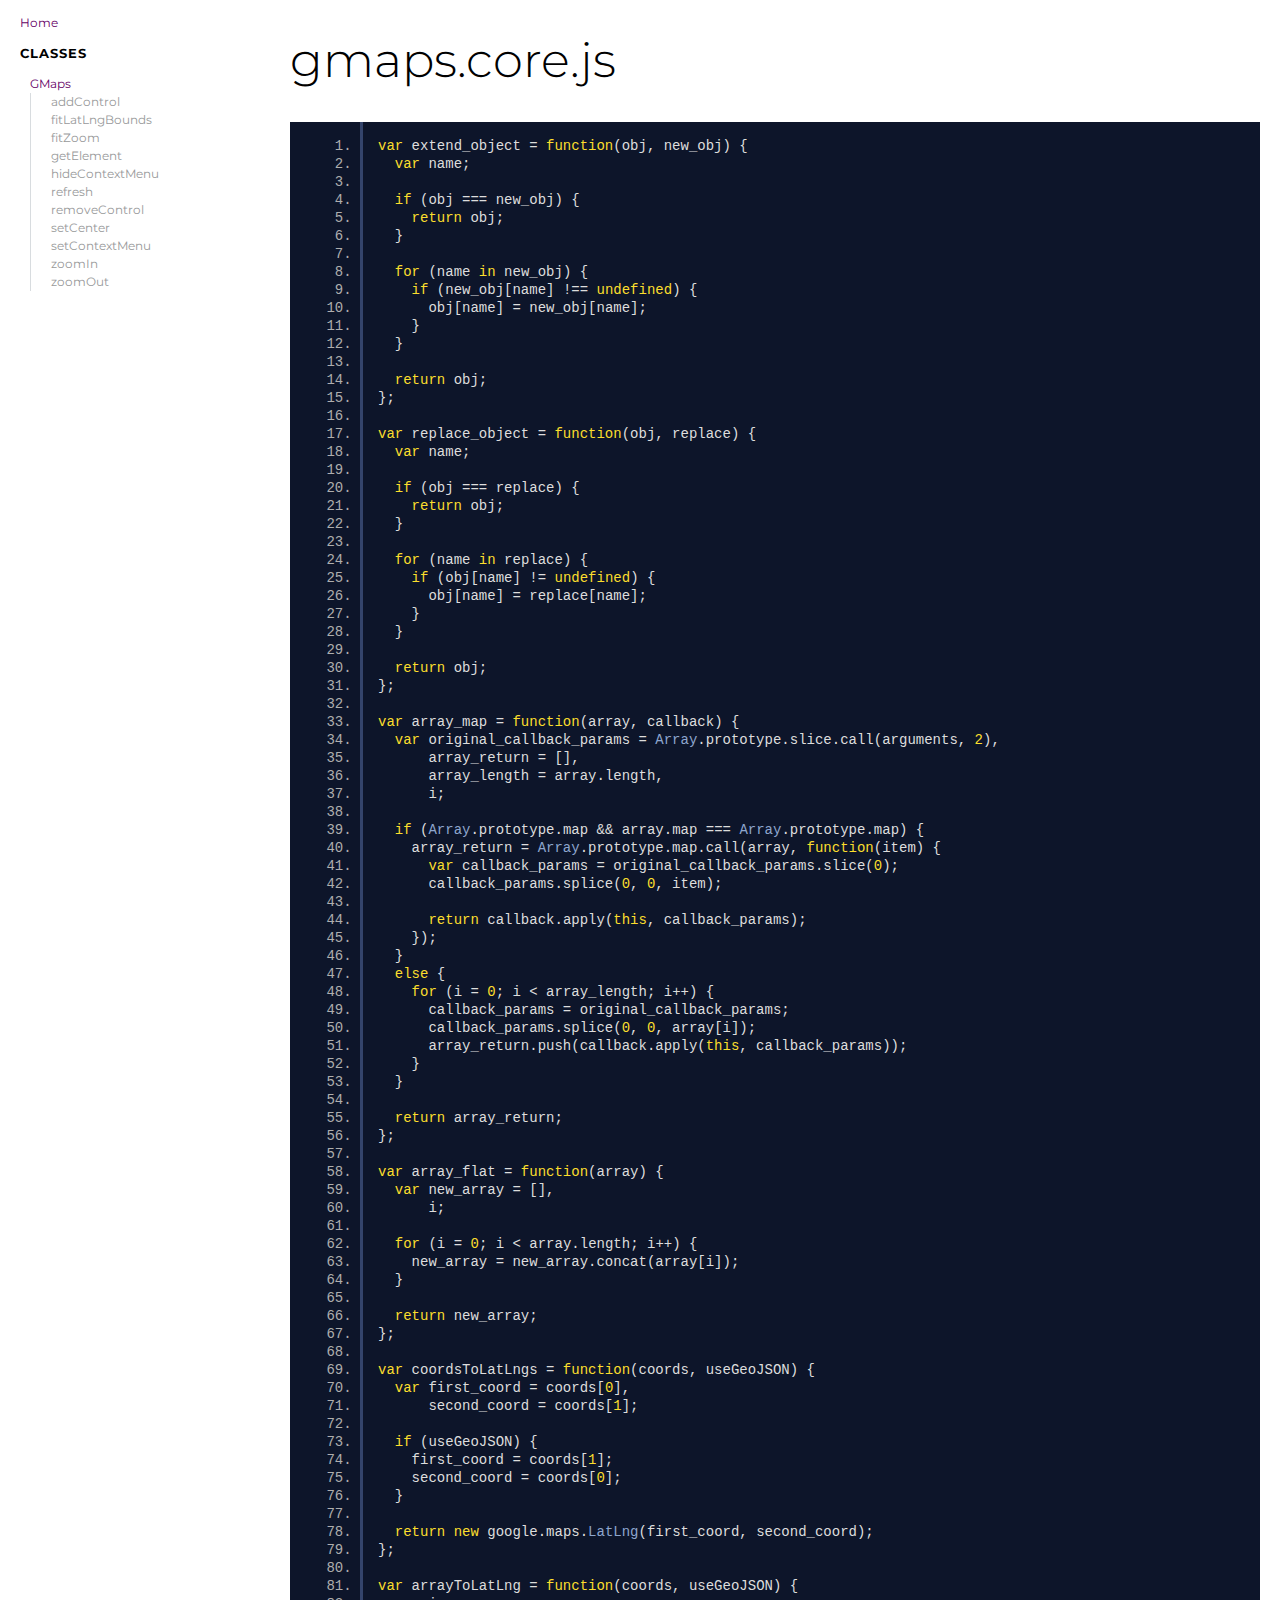
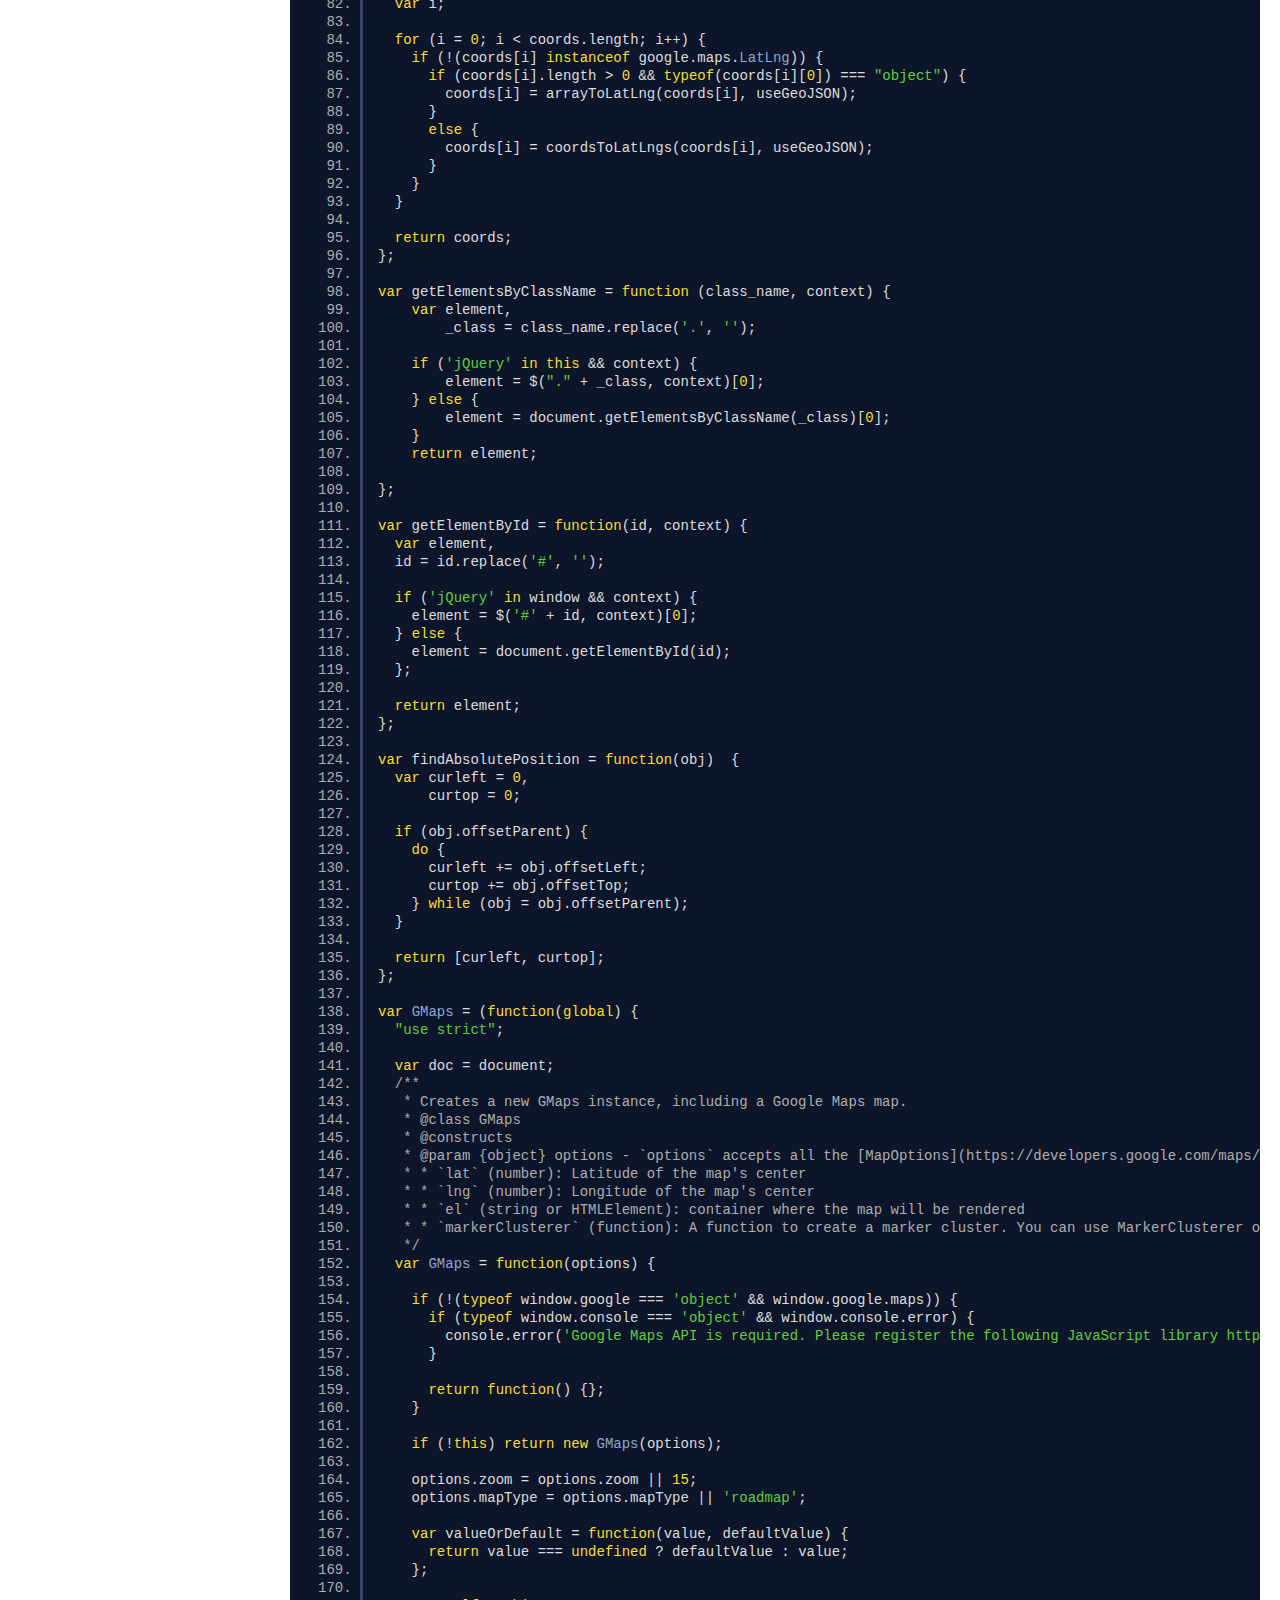
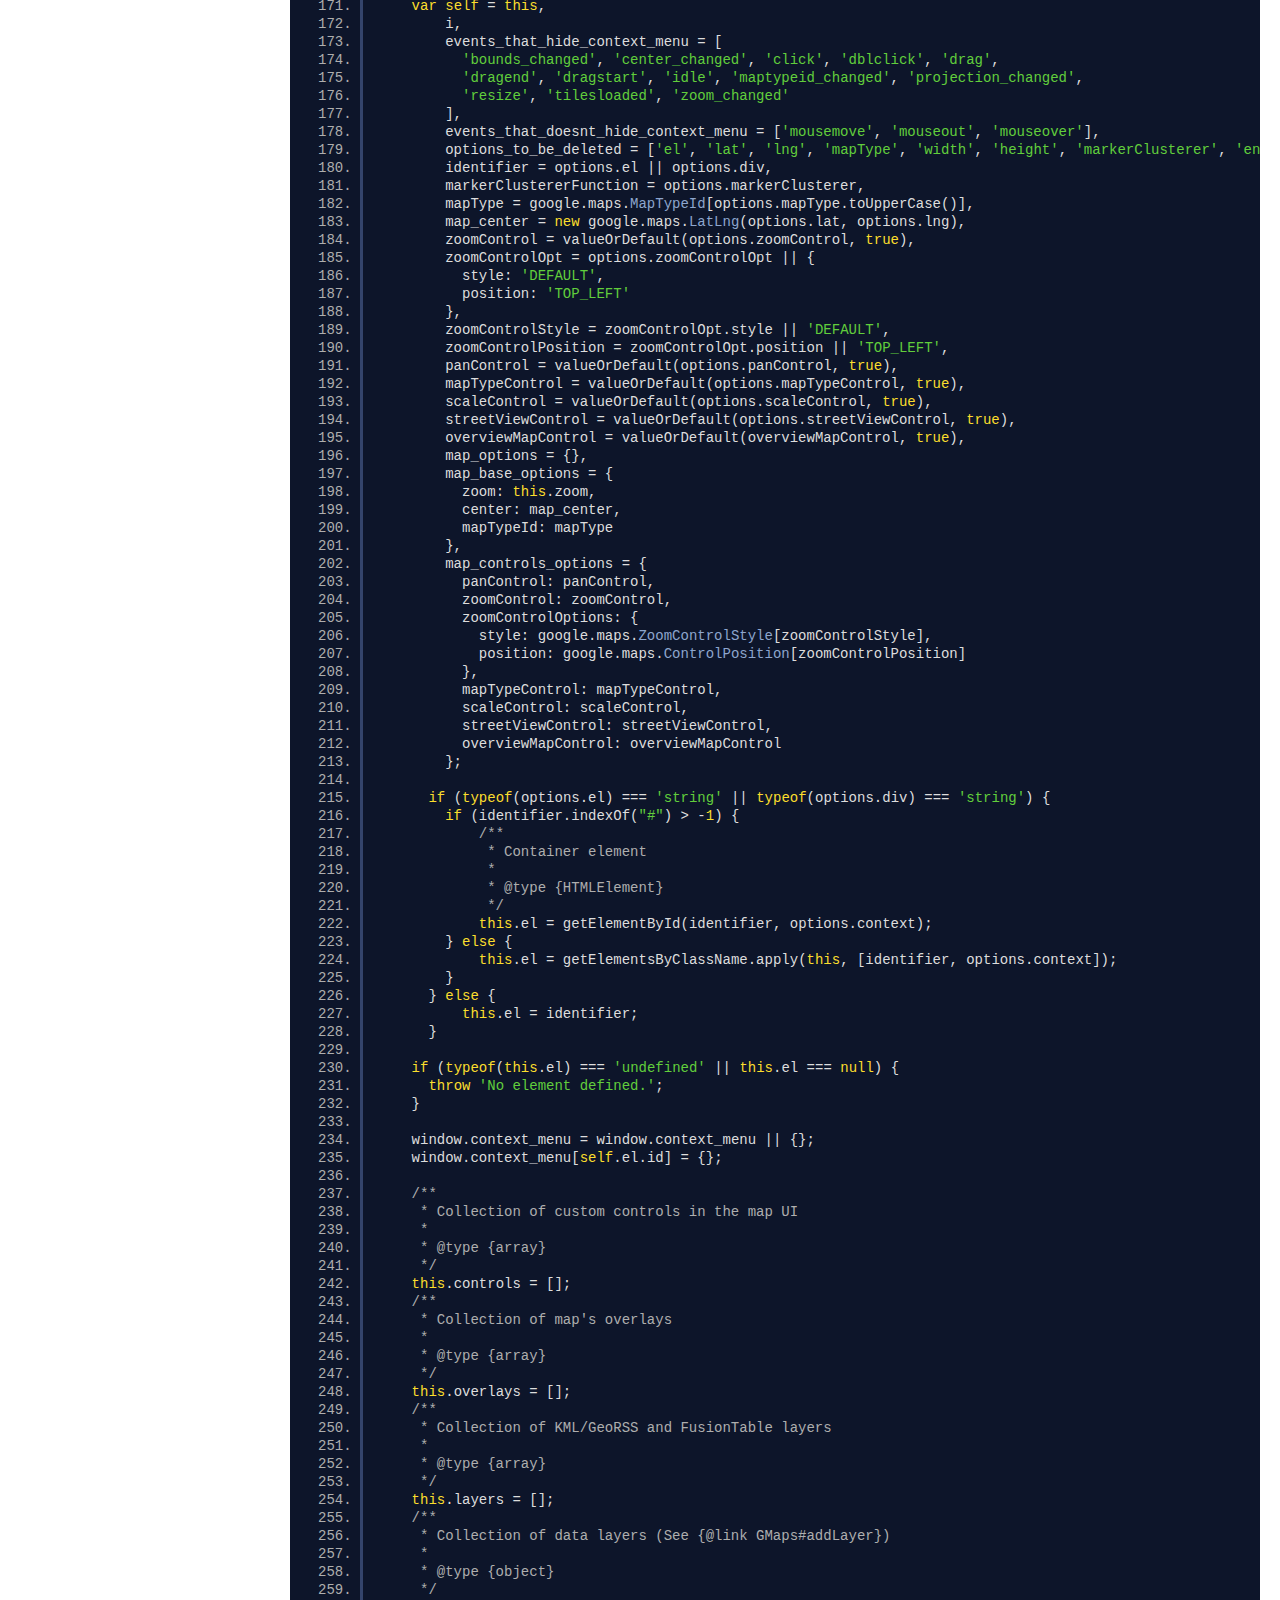
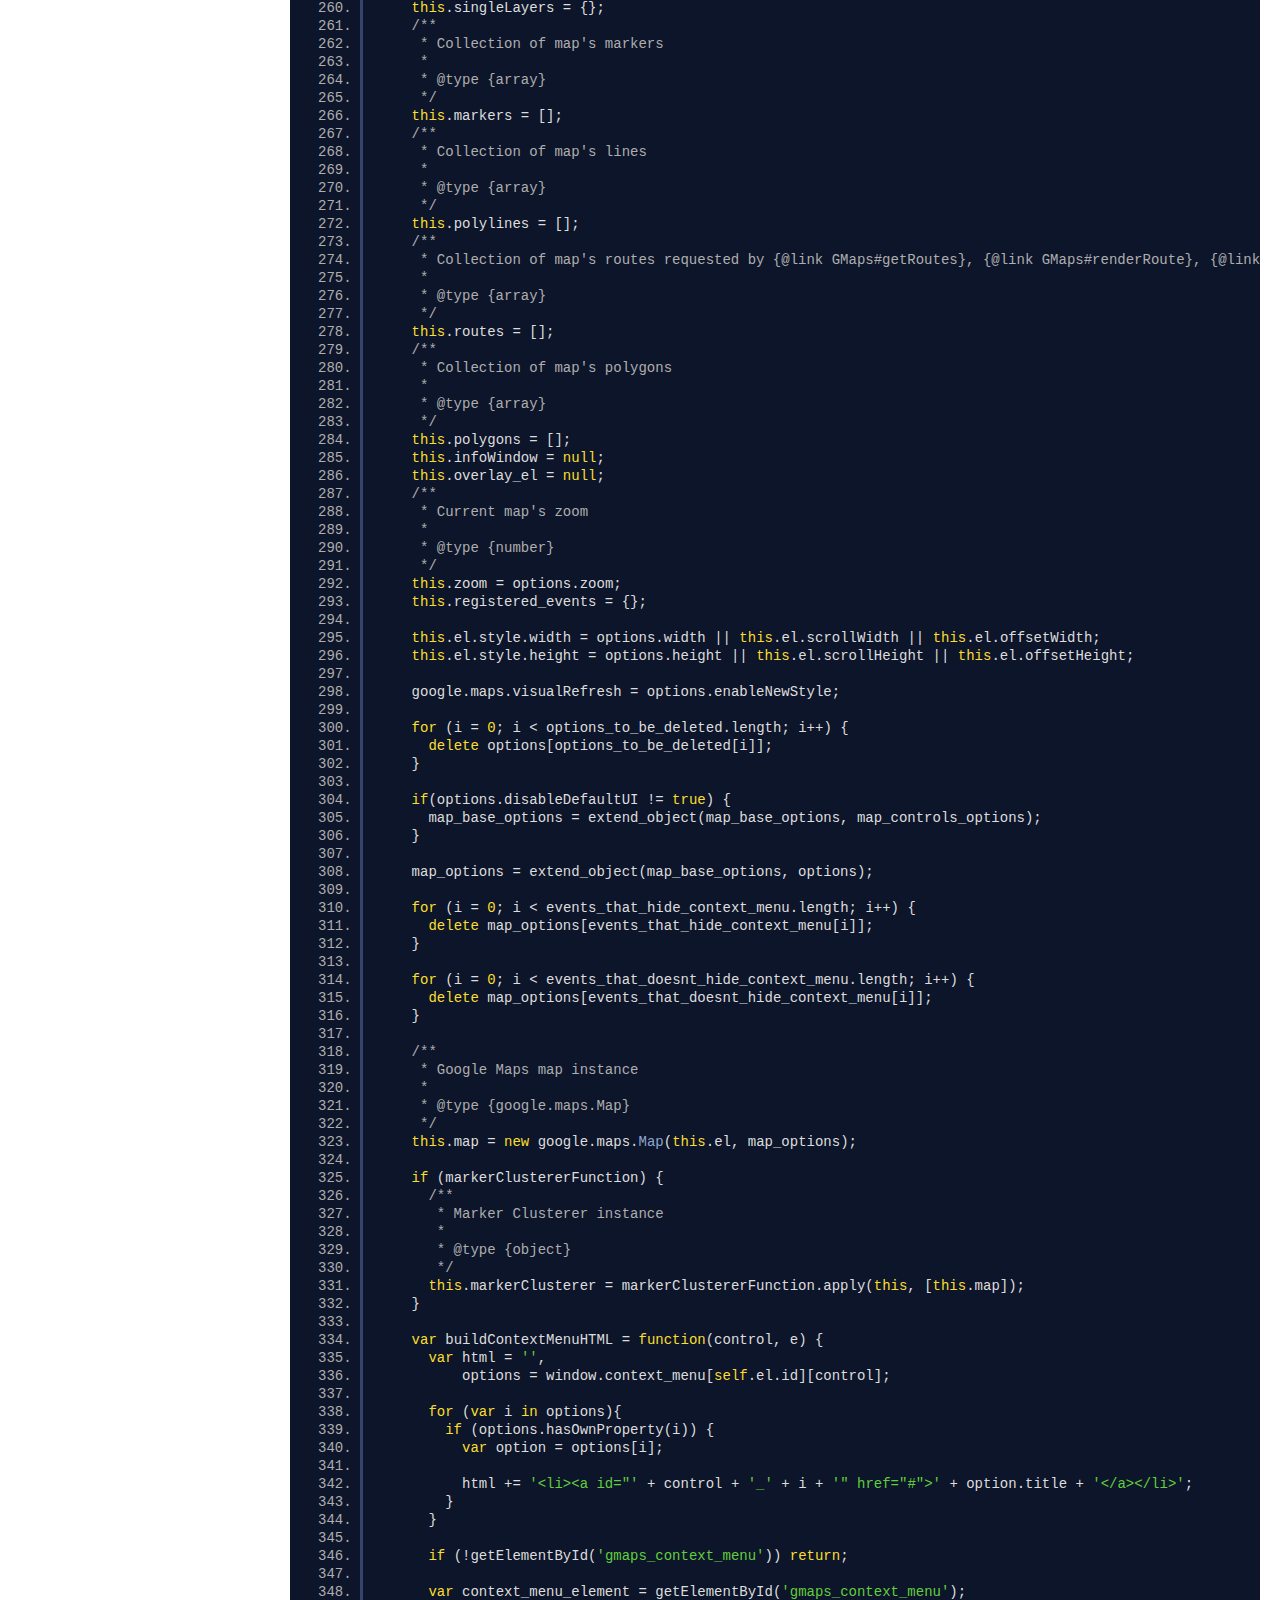
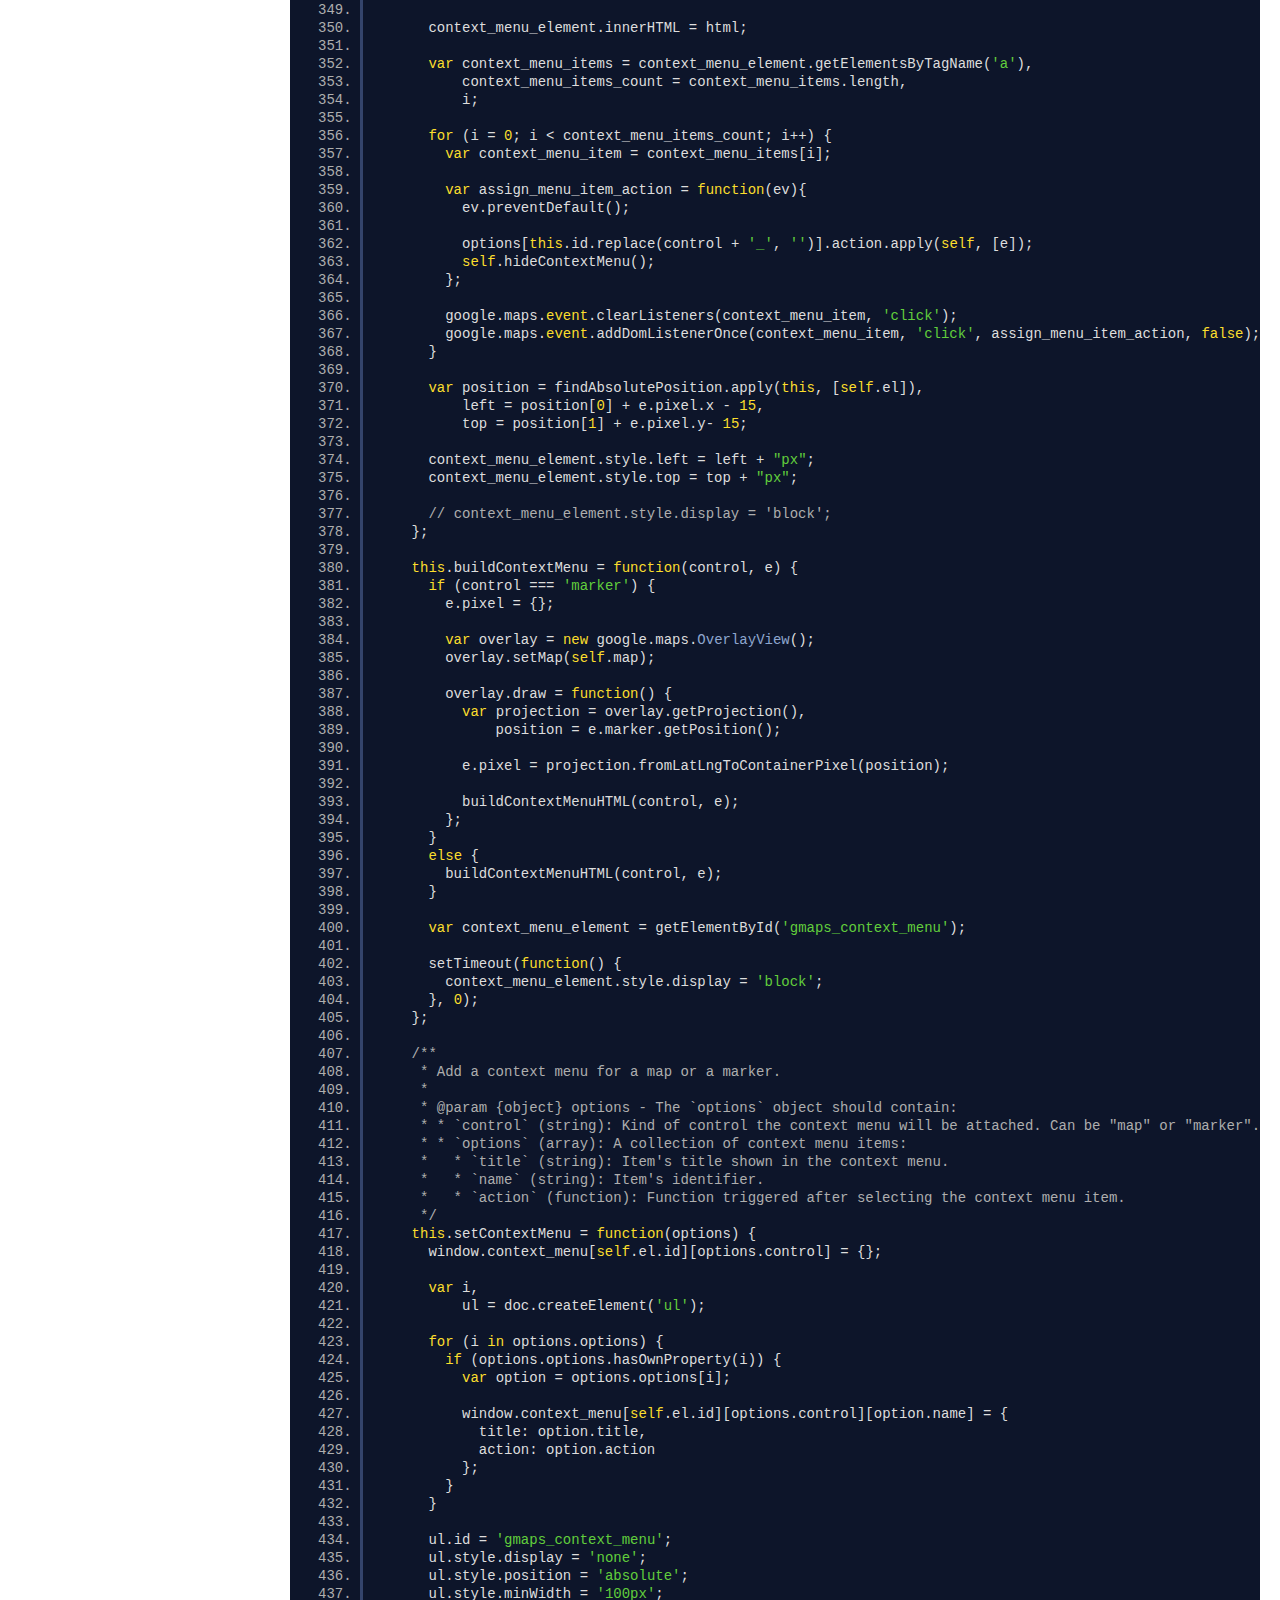
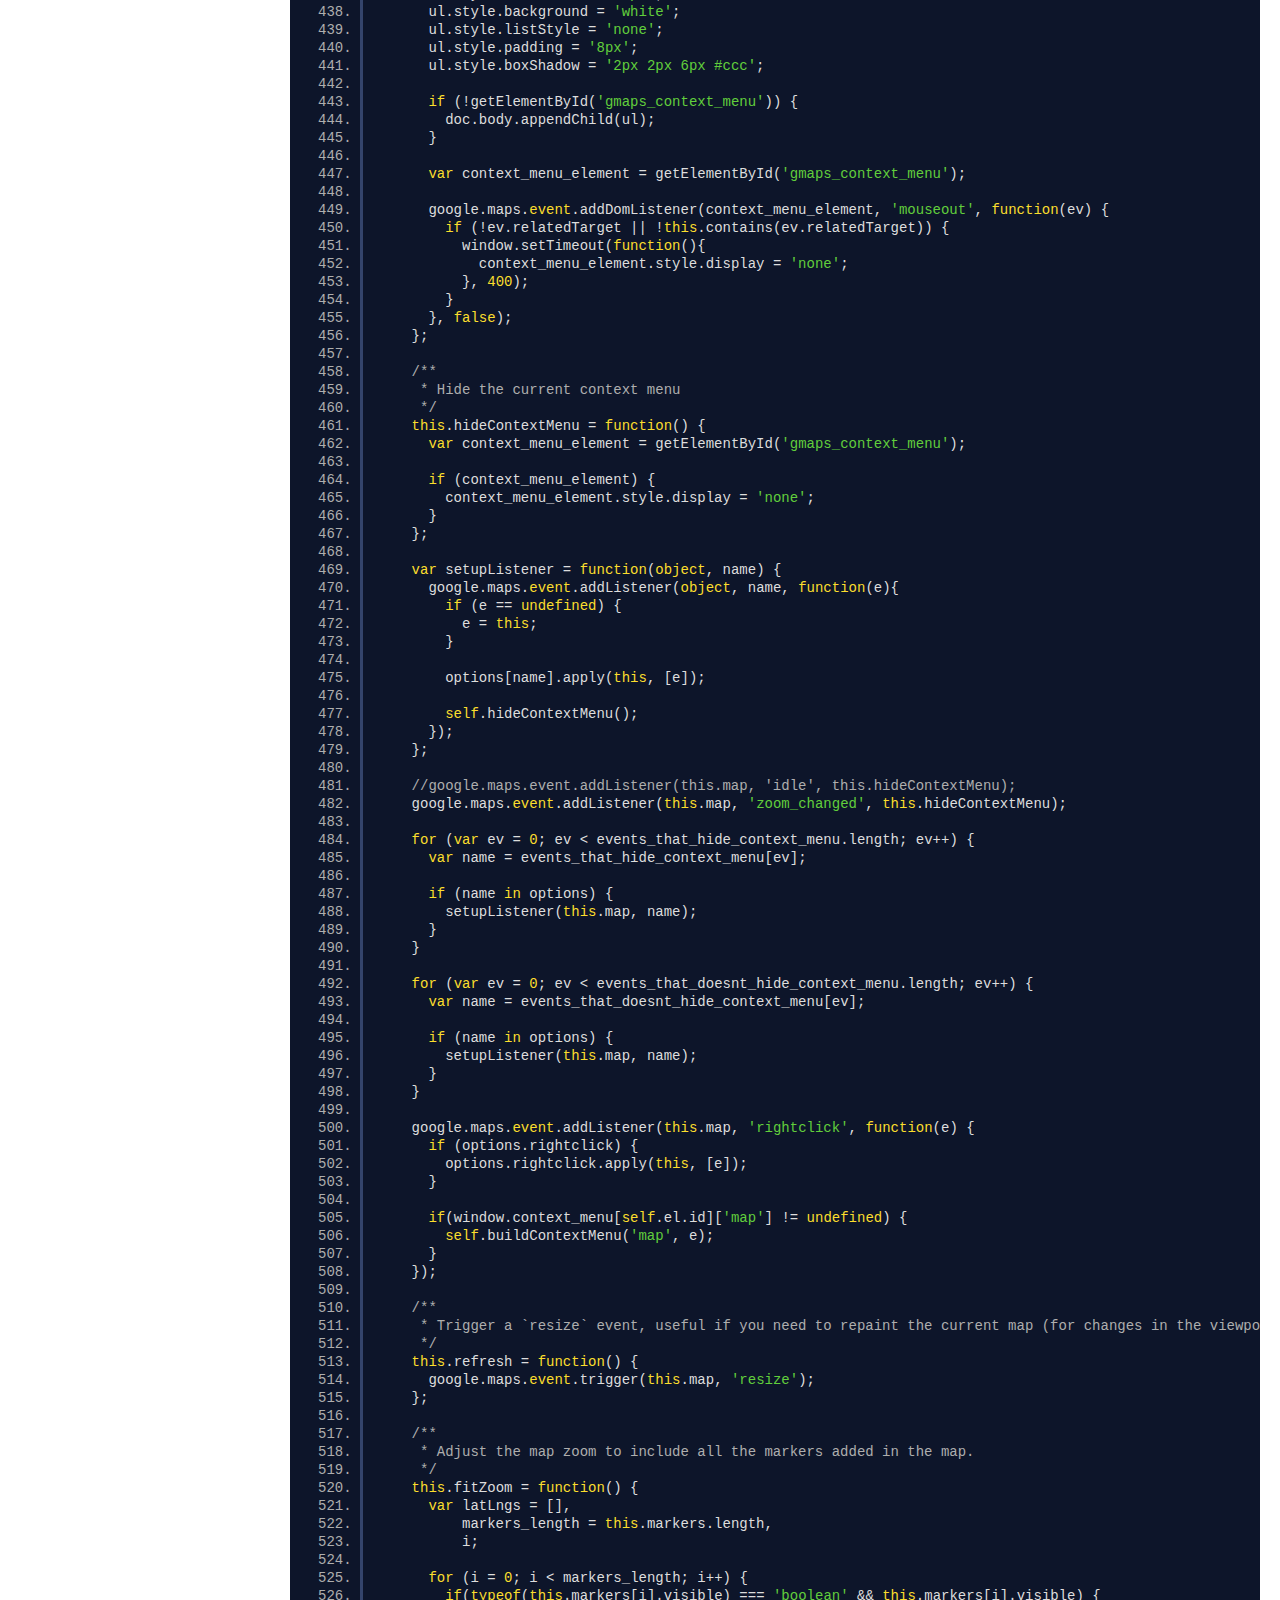
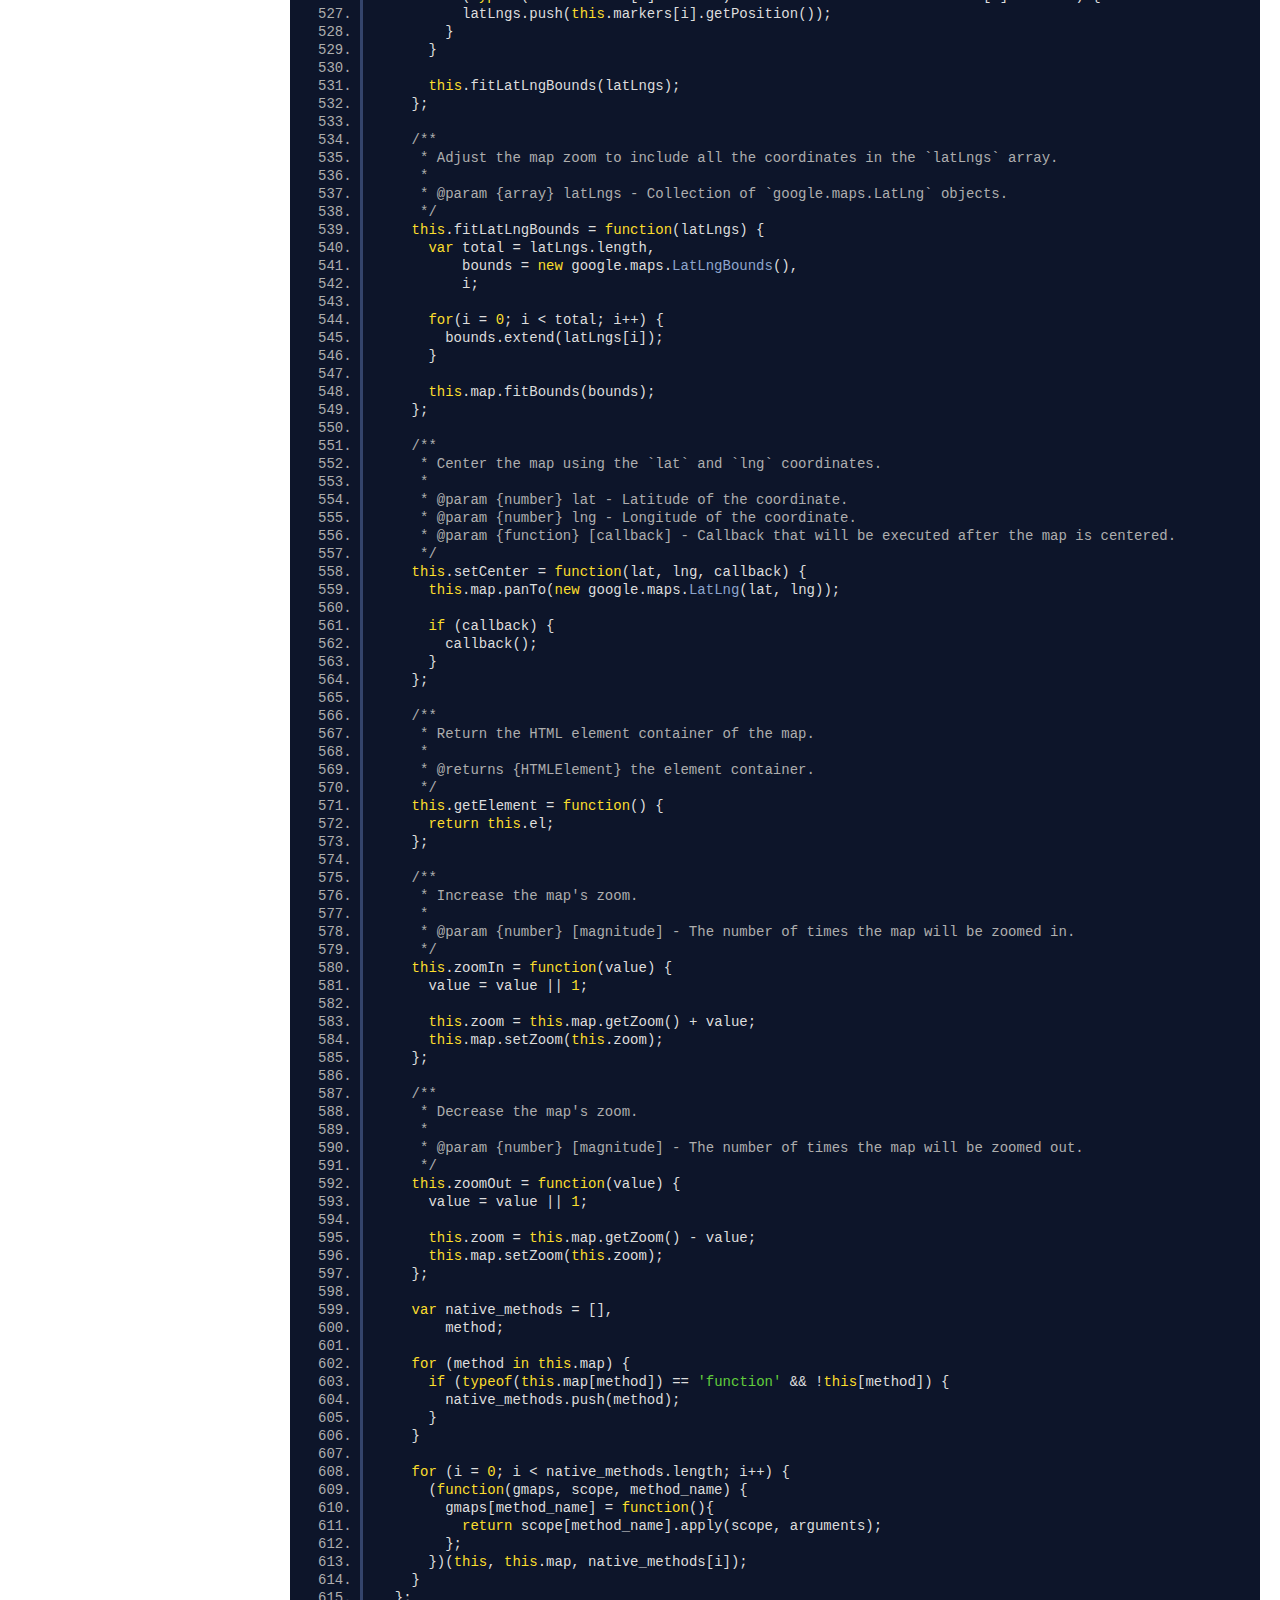
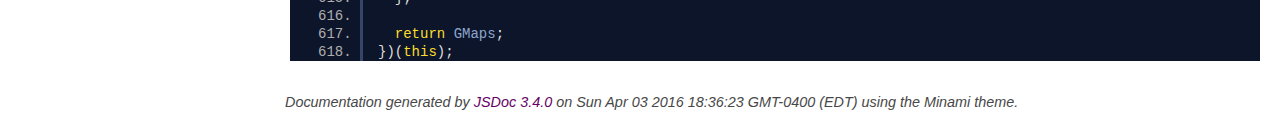
<file: TheWorld/wwwroot/lib/gmaps/docs/gmaps.core.js.html>
<!DOCTYPE html>
<html lang="en">
<head>
    <meta charset="utf-8">
    <title>gmaps.core.js - Documentation</title>

    <script src="scripts/prettify/prettify.js"></script>
    <script src="scripts/prettify/lang-css.js"></script>
    <!--[if lt IE 9]>
      <script src="//html5shiv.googlecode.com/svn/trunk/html5.js"></script>
    <![endif]-->
    <link type="text/css" rel="stylesheet" href="https://code.ionicframework.com/ionicons/2.0.1/css/ionicons.min.css">
    <link type="text/css" rel="stylesheet" href="styles/prettify.css">
    <link type="text/css" rel="stylesheet" href="styles/jsdoc.css">
</head>
<body>

<input type="checkbox" id="nav-trigger" class="nav-trigger" />
<label for="nav-trigger" class="navicon-button x">
  <div class="navicon"></div>
</label>

<label for="nav-trigger" class="overlay"></label>

<nav>
    <h2><a href="index.html">Home</a></h2><h3>Classes</h3><ul><li><a href="GMaps.html">GMaps</a><ul class='methods'><li data-type='method'><a href="GMaps.html#addControl">addControl</a></li><li data-type='method'><a href="GMaps.html#fitLatLngBounds">fitLatLngBounds</a></li><li data-type='method'><a href="GMaps.html#fitZoom">fitZoom</a></li><li data-type='method'><a href="GMaps.html#getElement">getElement</a></li><li data-type='method'><a href="GMaps.html#hideContextMenu">hideContextMenu</a></li><li data-type='method'><a href="GMaps.html#refresh">refresh</a></li><li data-type='method'><a href="GMaps.html#removeControl">removeControl</a></li><li data-type='method'><a href="GMaps.html#setCenter">setCenter</a></li><li data-type='method'><a href="GMaps.html#setContextMenu">setContextMenu</a></li><li data-type='method'><a href="GMaps.html#zoomIn">zoomIn</a></li><li data-type='method'><a href="GMaps.html#zoomOut">zoomOut</a></li></ul></li></ul>
</nav>

<div id="main">
    
    <h1 class="page-title">gmaps.core.js</h1>
    

    



    
    <section>
        <article>
            <pre class="prettyprint source linenums"><code>var extend_object = function(obj, new_obj) {
  var name;

  if (obj === new_obj) {
    return obj;
  }

  for (name in new_obj) {
    if (new_obj[name] !== undefined) {
      obj[name] = new_obj[name];
    }
  }

  return obj;
};

var replace_object = function(obj, replace) {
  var name;

  if (obj === replace) {
    return obj;
  }

  for (name in replace) {
    if (obj[name] != undefined) {
      obj[name] = replace[name];
    }
  }

  return obj;
};

var array_map = function(array, callback) {
  var original_callback_params = Array.prototype.slice.call(arguments, 2),
      array_return = [],
      array_length = array.length,
      i;

  if (Array.prototype.map &amp;&amp; array.map === Array.prototype.map) {
    array_return = Array.prototype.map.call(array, function(item) {
      var callback_params = original_callback_params.slice(0);
      callback_params.splice(0, 0, item);

      return callback.apply(this, callback_params);
    });
  }
  else {
    for (i = 0; i &lt; array_length; i++) {
      callback_params = original_callback_params;
      callback_params.splice(0, 0, array[i]);
      array_return.push(callback.apply(this, callback_params));
    }
  }

  return array_return;
};

var array_flat = function(array) {
  var new_array = [],
      i;

  for (i = 0; i &lt; array.length; i++) {
    new_array = new_array.concat(array[i]);
  }

  return new_array;
};

var coordsToLatLngs = function(coords, useGeoJSON) {
  var first_coord = coords[0],
      second_coord = coords[1];

  if (useGeoJSON) {
    first_coord = coords[1];
    second_coord = coords[0];
  }

  return new google.maps.LatLng(first_coord, second_coord);
};

var arrayToLatLng = function(coords, useGeoJSON) {
  var i;

  for (i = 0; i &lt; coords.length; i++) {
    if (!(coords[i] instanceof google.maps.LatLng)) {
      if (coords[i].length > 0 &amp;&amp; typeof(coords[i][0]) === "object") {
        coords[i] = arrayToLatLng(coords[i], useGeoJSON);
      }
      else {
        coords[i] = coordsToLatLngs(coords[i], useGeoJSON);
      }
    }
  }

  return coords;
};

var getElementsByClassName = function (class_name, context) {
    var element,
        _class = class_name.replace('.', '');

    if ('jQuery' in this &amp;&amp; context) {
        element = $("." + _class, context)[0];
    } else {
        element = document.getElementsByClassName(_class)[0];
    }
    return element;

};

var getElementById = function(id, context) {
  var element,
  id = id.replace('#', '');

  if ('jQuery' in window &amp;&amp; context) {
    element = $('#' + id, context)[0];
  } else {
    element = document.getElementById(id);
  };

  return element;
};

var findAbsolutePosition = function(obj)  {
  var curleft = 0,
      curtop = 0;

  if (obj.offsetParent) {
    do {
      curleft += obj.offsetLeft;
      curtop += obj.offsetTop;
    } while (obj = obj.offsetParent);
  }

  return [curleft, curtop];
};

var GMaps = (function(global) {
  "use strict";

  var doc = document;
  /**
   * Creates a new GMaps instance, including a Google Maps map.
   * @class GMaps
   * @constructs
   * @param {object} options - `options` accepts all the [MapOptions](https://developers.google.com/maps/documentation/javascript/reference#MapOptions) and [events](https://developers.google.com/maps/documentation/javascript/reference#Map) listed in the Google Maps API. Also accepts:
   * * `lat` (number): Latitude of the map's center
   * * `lng` (number): Longitude of the map's center
   * * `el` (string or HTMLElement): container where the map will be rendered
   * * `markerClusterer` (function): A function to create a marker cluster. You can use MarkerClusterer or MarkerClustererPlus.
   */
  var GMaps = function(options) {

    if (!(typeof window.google === 'object' &amp;&amp; window.google.maps)) {
      if (typeof window.console === 'object' &amp;&amp; window.console.error) {
        console.error('Google Maps API is required. Please register the following JavaScript library https://maps.googleapis.com/maps/api/js.');
      }

      return function() {};
    }

    if (!this) return new GMaps(options);

    options.zoom = options.zoom || 15;
    options.mapType = options.mapType || 'roadmap';

    var valueOrDefault = function(value, defaultValue) {
      return value === undefined ? defaultValue : value;
    };

    var self = this,
        i,
        events_that_hide_context_menu = [
          'bounds_changed', 'center_changed', 'click', 'dblclick', 'drag',
          'dragend', 'dragstart', 'idle', 'maptypeid_changed', 'projection_changed',
          'resize', 'tilesloaded', 'zoom_changed'
        ],
        events_that_doesnt_hide_context_menu = ['mousemove', 'mouseout', 'mouseover'],
        options_to_be_deleted = ['el', 'lat', 'lng', 'mapType', 'width', 'height', 'markerClusterer', 'enableNewStyle'],
        identifier = options.el || options.div,
        markerClustererFunction = options.markerClusterer,
        mapType = google.maps.MapTypeId[options.mapType.toUpperCase()],
        map_center = new google.maps.LatLng(options.lat, options.lng),
        zoomControl = valueOrDefault(options.zoomControl, true),
        zoomControlOpt = options.zoomControlOpt || {
          style: 'DEFAULT',
          position: 'TOP_LEFT'
        },
        zoomControlStyle = zoomControlOpt.style || 'DEFAULT',
        zoomControlPosition = zoomControlOpt.position || 'TOP_LEFT',
        panControl = valueOrDefault(options.panControl, true),
        mapTypeControl = valueOrDefault(options.mapTypeControl, true),
        scaleControl = valueOrDefault(options.scaleControl, true),
        streetViewControl = valueOrDefault(options.streetViewControl, true),
        overviewMapControl = valueOrDefault(overviewMapControl, true),
        map_options = {},
        map_base_options = {
          zoom: this.zoom,
          center: map_center,
          mapTypeId: mapType
        },
        map_controls_options = {
          panControl: panControl,
          zoomControl: zoomControl,
          zoomControlOptions: {
            style: google.maps.ZoomControlStyle[zoomControlStyle],
            position: google.maps.ControlPosition[zoomControlPosition]
          },
          mapTypeControl: mapTypeControl,
          scaleControl: scaleControl,
          streetViewControl: streetViewControl,
          overviewMapControl: overviewMapControl
        };

      if (typeof(options.el) === 'string' || typeof(options.div) === 'string') {
        if (identifier.indexOf("#") > -1) {
            /**
             * Container element
             *
             * @type {HTMLElement}
             */
            this.el = getElementById(identifier, options.context);
        } else {
            this.el = getElementsByClassName.apply(this, [identifier, options.context]);
        }
      } else {
          this.el = identifier;
      }

    if (typeof(this.el) === 'undefined' || this.el === null) {
      throw 'No element defined.';
    }

    window.context_menu = window.context_menu || {};
    window.context_menu[self.el.id] = {};

    /**
     * Collection of custom controls in the map UI
     *
     * @type {array}
     */
    this.controls = [];
    /**
     * Collection of map's overlays
     *
     * @type {array}
     */
    this.overlays = [];
    /**
     * Collection of KML/GeoRSS and FusionTable layers
     *
     * @type {array}
     */
    this.layers = [];
    /**
     * Collection of data layers (See {@link GMaps#addLayer})
     *
     * @type {object}
     */
    this.singleLayers = {};
    /**
     * Collection of map's markers
     *
     * @type {array}
     */
    this.markers = [];
    /**
     * Collection of map's lines
     *
     * @type {array}
     */
    this.polylines = [];
    /**
     * Collection of map's routes requested by {@link GMaps#getRoutes}, {@link GMaps#renderRoute}, {@link GMaps#drawRoute}, {@link GMaps#travelRoute} or {@link GMaps#drawSteppedRoute}
     *
     * @type {array}
     */
    this.routes = [];
    /**
     * Collection of map's polygons
     *
     * @type {array}
     */
    this.polygons = [];
    this.infoWindow = null;
    this.overlay_el = null;
    /**
     * Current map's zoom
     *
     * @type {number}
     */
    this.zoom = options.zoom;
    this.registered_events = {};

    this.el.style.width = options.width || this.el.scrollWidth || this.el.offsetWidth;
    this.el.style.height = options.height || this.el.scrollHeight || this.el.offsetHeight;

    google.maps.visualRefresh = options.enableNewStyle;

    for (i = 0; i &lt; options_to_be_deleted.length; i++) {
      delete options[options_to_be_deleted[i]];
    }

    if(options.disableDefaultUI != true) {
      map_base_options = extend_object(map_base_options, map_controls_options);
    }

    map_options = extend_object(map_base_options, options);

    for (i = 0; i &lt; events_that_hide_context_menu.length; i++) {
      delete map_options[events_that_hide_context_menu[i]];
    }

    for (i = 0; i &lt; events_that_doesnt_hide_context_menu.length; i++) {
      delete map_options[events_that_doesnt_hide_context_menu[i]];
    }

    /**
     * Google Maps map instance
     *
     * @type {google.maps.Map}
     */
    this.map = new google.maps.Map(this.el, map_options);

    if (markerClustererFunction) {
      /**
       * Marker Clusterer instance
       *
       * @type {object}
       */
      this.markerClusterer = markerClustererFunction.apply(this, [this.map]);
    }

    var buildContextMenuHTML = function(control, e) {
      var html = '',
          options = window.context_menu[self.el.id][control];

      for (var i in options){
        if (options.hasOwnProperty(i)) {
          var option = options[i];

          html += '&lt;li>&lt;a id="' + control + '_' + i + '" href="#">' + option.title + '&lt;/a>&lt;/li>';
        }
      }

      if (!getElementById('gmaps_context_menu')) return;

      var context_menu_element = getElementById('gmaps_context_menu');

      context_menu_element.innerHTML = html;

      var context_menu_items = context_menu_element.getElementsByTagName('a'),
          context_menu_items_count = context_menu_items.length,
          i;

      for (i = 0; i &lt; context_menu_items_count; i++) {
        var context_menu_item = context_menu_items[i];

        var assign_menu_item_action = function(ev){
          ev.preventDefault();

          options[this.id.replace(control + '_', '')].action.apply(self, [e]);
          self.hideContextMenu();
        };

        google.maps.event.clearListeners(context_menu_item, 'click');
        google.maps.event.addDomListenerOnce(context_menu_item, 'click', assign_menu_item_action, false);
      }

      var position = findAbsolutePosition.apply(this, [self.el]),
          left = position[0] + e.pixel.x - 15,
          top = position[1] + e.pixel.y- 15;

      context_menu_element.style.left = left + "px";
      context_menu_element.style.top = top + "px";

      // context_menu_element.style.display = 'block';
    };

    this.buildContextMenu = function(control, e) {
      if (control === 'marker') {
        e.pixel = {};

        var overlay = new google.maps.OverlayView();
        overlay.setMap(self.map);

        overlay.draw = function() {
          var projection = overlay.getProjection(),
              position = e.marker.getPosition();

          e.pixel = projection.fromLatLngToContainerPixel(position);

          buildContextMenuHTML(control, e);
        };
      }
      else {
        buildContextMenuHTML(control, e);
      }

      var context_menu_element = getElementById('gmaps_context_menu');

      setTimeout(function() {
        context_menu_element.style.display = 'block';
      }, 0);
    };

    /**
     * Add a context menu for a map or a marker.
     *
     * @param {object} options - The `options` object should contain:
     * * `control` (string): Kind of control the context menu will be attached. Can be "map" or "marker".
     * * `options` (array): A collection of context menu items:
     *   * `title` (string): Item's title shown in the context menu.
     *   * `name` (string): Item's identifier.
     *   * `action` (function): Function triggered after selecting the context menu item.
     */
    this.setContextMenu = function(options) {
      window.context_menu[self.el.id][options.control] = {};

      var i,
          ul = doc.createElement('ul');

      for (i in options.options) {
        if (options.options.hasOwnProperty(i)) {
          var option = options.options[i];

          window.context_menu[self.el.id][options.control][option.name] = {
            title: option.title,
            action: option.action
          };
        }
      }

      ul.id = 'gmaps_context_menu';
      ul.style.display = 'none';
      ul.style.position = 'absolute';
      ul.style.minWidth = '100px';
      ul.style.background = 'white';
      ul.style.listStyle = 'none';
      ul.style.padding = '8px';
      ul.style.boxShadow = '2px 2px 6px #ccc';

      if (!getElementById('gmaps_context_menu')) {
        doc.body.appendChild(ul);
      }

      var context_menu_element = getElementById('gmaps_context_menu');

      google.maps.event.addDomListener(context_menu_element, 'mouseout', function(ev) {
        if (!ev.relatedTarget || !this.contains(ev.relatedTarget)) {
          window.setTimeout(function(){
            context_menu_element.style.display = 'none';
          }, 400);
        }
      }, false);
    };

    /**
     * Hide the current context menu
     */
    this.hideContextMenu = function() {
      var context_menu_element = getElementById('gmaps_context_menu');

      if (context_menu_element) {
        context_menu_element.style.display = 'none';
      }
    };

    var setupListener = function(object, name) {
      google.maps.event.addListener(object, name, function(e){
        if (e == undefined) {
          e = this;
        }

        options[name].apply(this, [e]);

        self.hideContextMenu();
      });
    };

    //google.maps.event.addListener(this.map, 'idle', this.hideContextMenu);
    google.maps.event.addListener(this.map, 'zoom_changed', this.hideContextMenu);

    for (var ev = 0; ev &lt; events_that_hide_context_menu.length; ev++) {
      var name = events_that_hide_context_menu[ev];

      if (name in options) {
        setupListener(this.map, name);
      }
    }

    for (var ev = 0; ev &lt; events_that_doesnt_hide_context_menu.length; ev++) {
      var name = events_that_doesnt_hide_context_menu[ev];

      if (name in options) {
        setupListener(this.map, name);
      }
    }

    google.maps.event.addListener(this.map, 'rightclick', function(e) {
      if (options.rightclick) {
        options.rightclick.apply(this, [e]);
      }

      if(window.context_menu[self.el.id]['map'] != undefined) {
        self.buildContextMenu('map', e);
      }
    });

    /**
     * Trigger a `resize` event, useful if you need to repaint the current map (for changes in the viewport or display / hide actions).
     */
    this.refresh = function() {
      google.maps.event.trigger(this.map, 'resize');
    };

    /**
     * Adjust the map zoom to include all the markers added in the map.
     */
    this.fitZoom = function() {
      var latLngs = [],
          markers_length = this.markers.length,
          i;

      for (i = 0; i &lt; markers_length; i++) {
        if(typeof(this.markers[i].visible) === 'boolean' &amp;&amp; this.markers[i].visible) {
          latLngs.push(this.markers[i].getPosition());
        }
      }

      this.fitLatLngBounds(latLngs);
    };

    /**
     * Adjust the map zoom to include all the coordinates in the `latLngs` array.
     *
     * @param {array} latLngs - Collection of `google.maps.LatLng` objects.
     */
    this.fitLatLngBounds = function(latLngs) {
      var total = latLngs.length,
          bounds = new google.maps.LatLngBounds(),
          i;

      for(i = 0; i &lt; total; i++) {
        bounds.extend(latLngs[i]);
      }

      this.map.fitBounds(bounds);
    };

    /**
     * Center the map using the `lat` and `lng` coordinates.
     *
     * @param {number} lat - Latitude of the coordinate.
     * @param {number} lng - Longitude of the coordinate.
     * @param {function} [callback] - Callback that will be executed after the map is centered.
     */
    this.setCenter = function(lat, lng, callback) {
      this.map.panTo(new google.maps.LatLng(lat, lng));

      if (callback) {
        callback();
      }
    };

    /**
     * Return the HTML element container of the map.
     *
     * @returns {HTMLElement} the element container.
     */
    this.getElement = function() {
      return this.el;
    };

    /**
     * Increase the map's zoom.
     *
     * @param {number} [magnitude] - The number of times the map will be zoomed in.
     */
    this.zoomIn = function(value) {
      value = value || 1;

      this.zoom = this.map.getZoom() + value;
      this.map.setZoom(this.zoom);
    };

    /**
     * Decrease the map's zoom.
     *
     * @param {number} [magnitude] - The number of times the map will be zoomed out.
     */
    this.zoomOut = function(value) {
      value = value || 1;

      this.zoom = this.map.getZoom() - value;
      this.map.setZoom(this.zoom);
    };

    var native_methods = [],
        method;

    for (method in this.map) {
      if (typeof(this.map[method]) == 'function' &amp;&amp; !this[method]) {
        native_methods.push(method);
      }
    }

    for (i = 0; i &lt; native_methods.length; i++) {
      (function(gmaps, scope, method_name) {
        gmaps[method_name] = function(){
          return scope[method_name].apply(scope, arguments);
        };
      })(this, this.map, native_methods[i]);
    }
  };

  return GMaps;
})(this);
</code></pre>
        </article>
    </section>




</div>

<br class="clear">

<footer>
    Documentation generated by <a href="https://github.com/jsdoc3/jsdoc">JSDoc 3.4.0</a> on Sun Apr 03 2016 18:36:23 GMT-0400 (EDT) using the Minami theme.
</footer>

<script>prettyPrint();</script>
<script src="scripts/linenumber.js"></script>
</body>
</html>
</file>
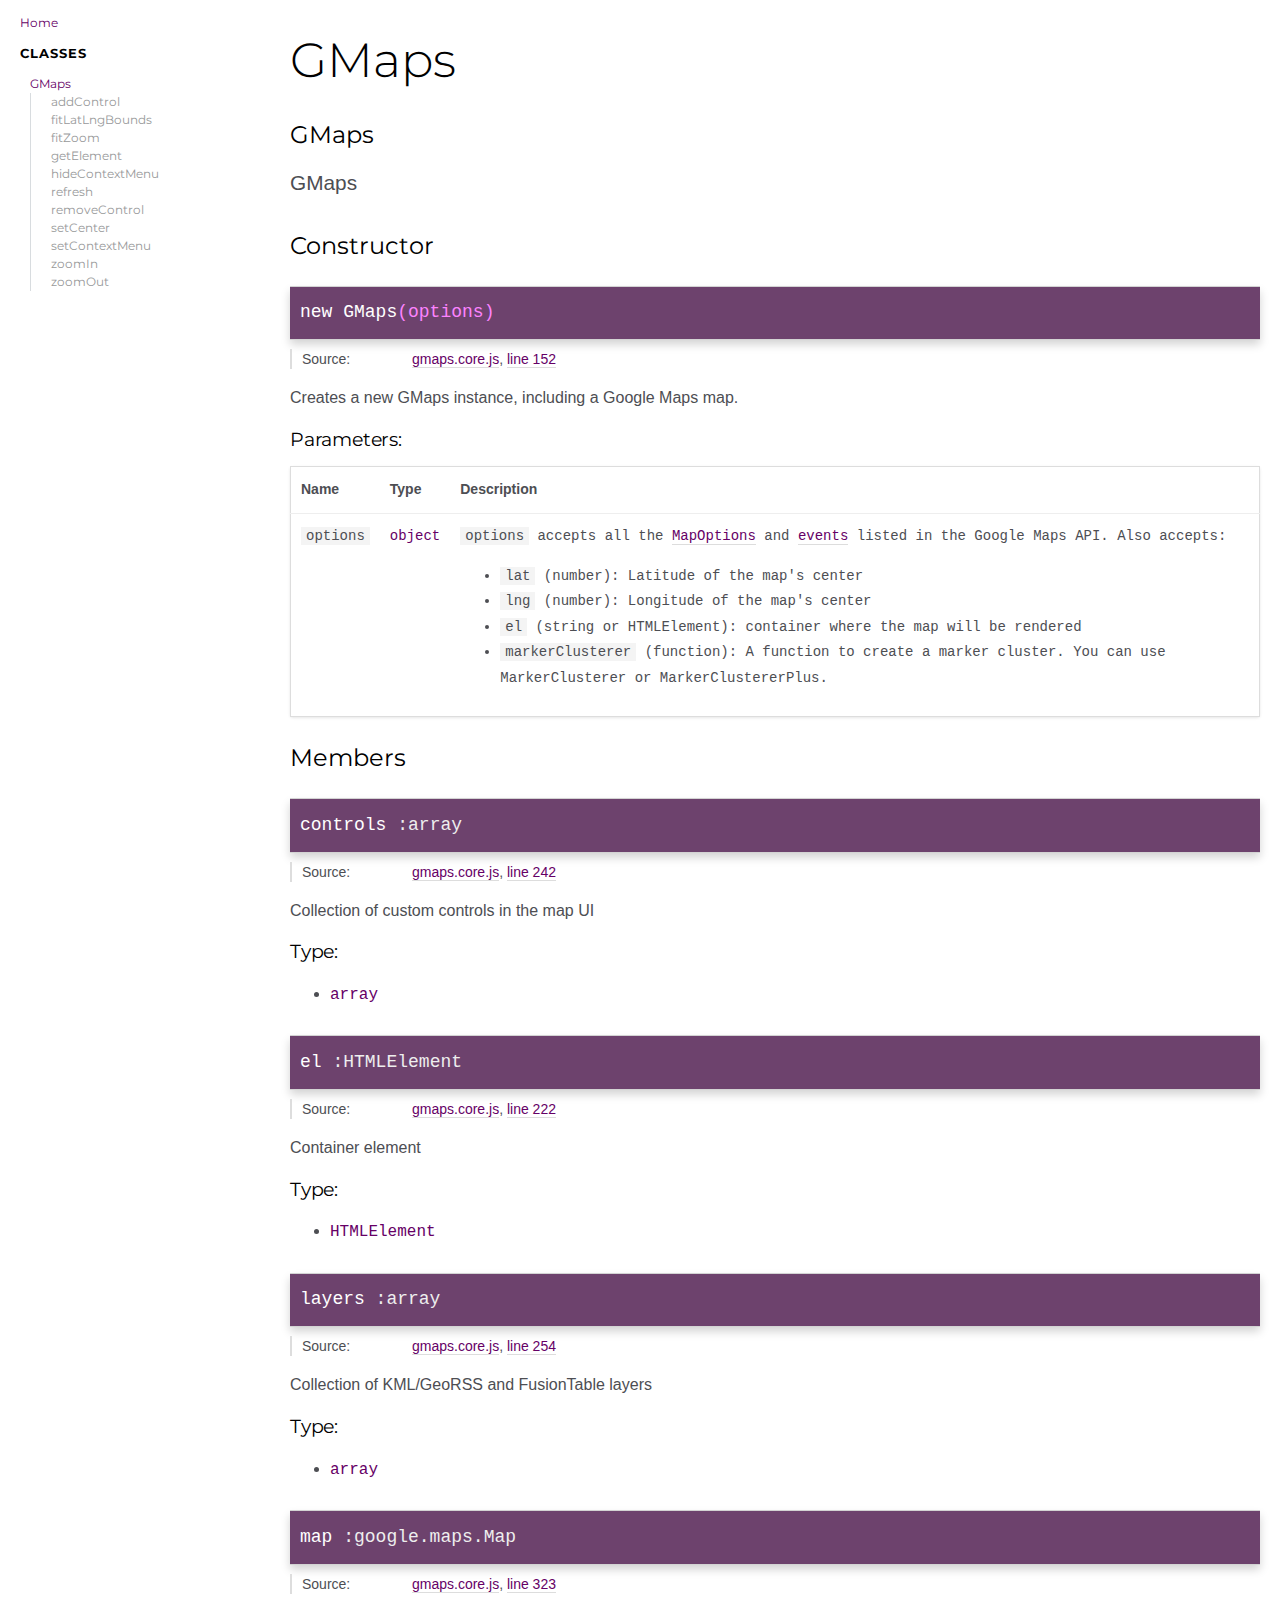
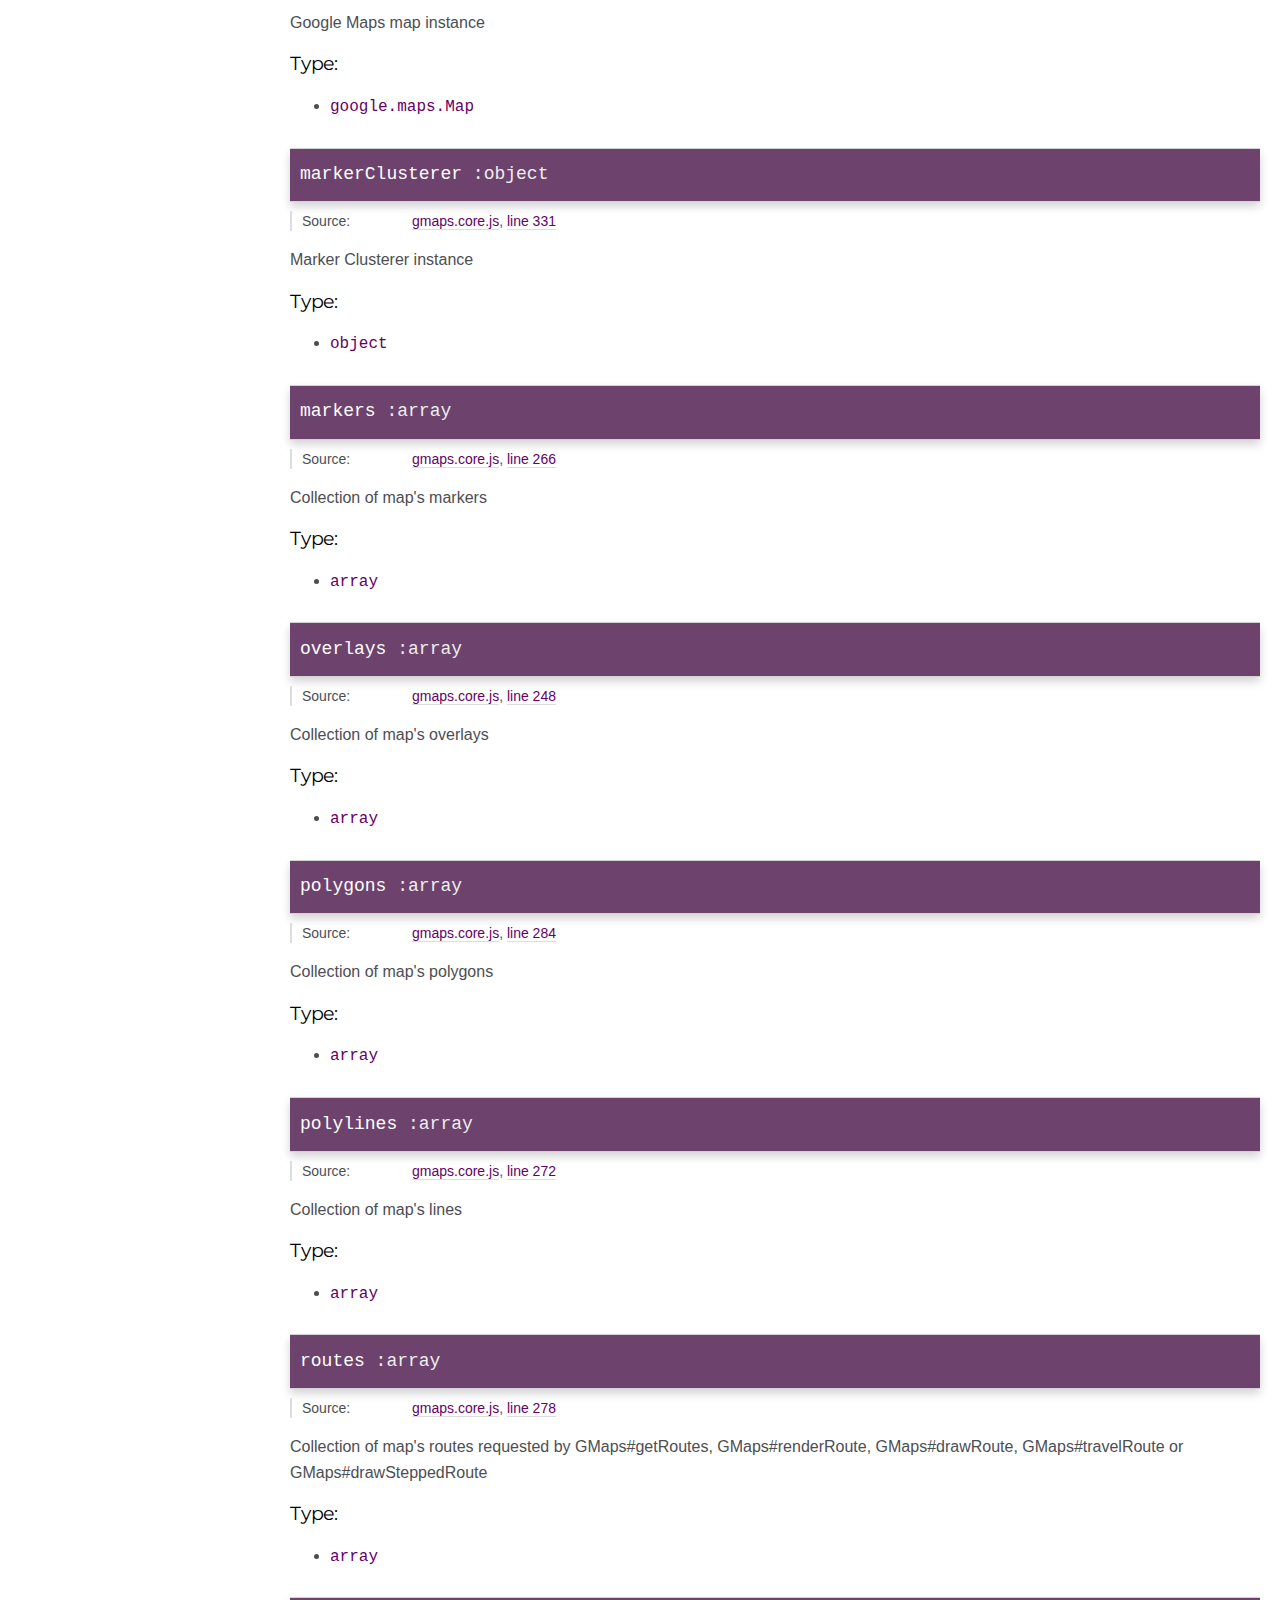
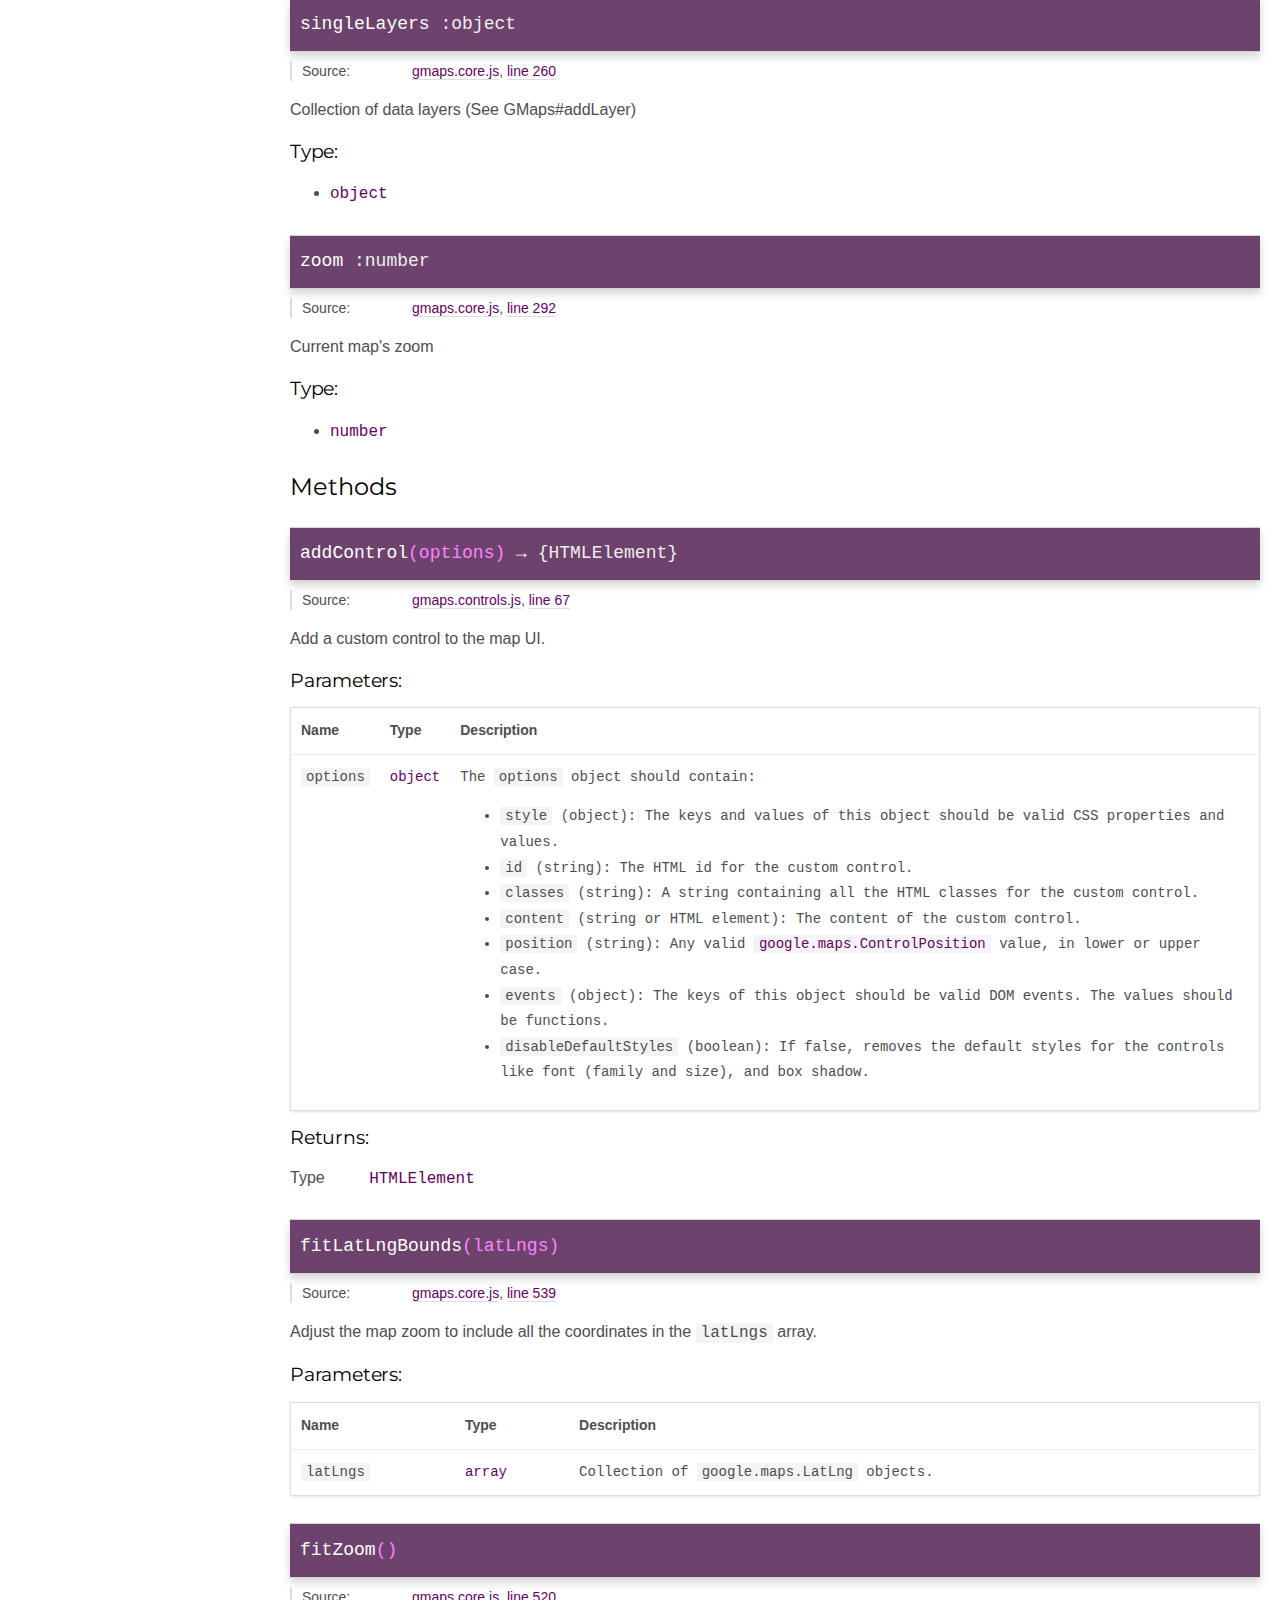
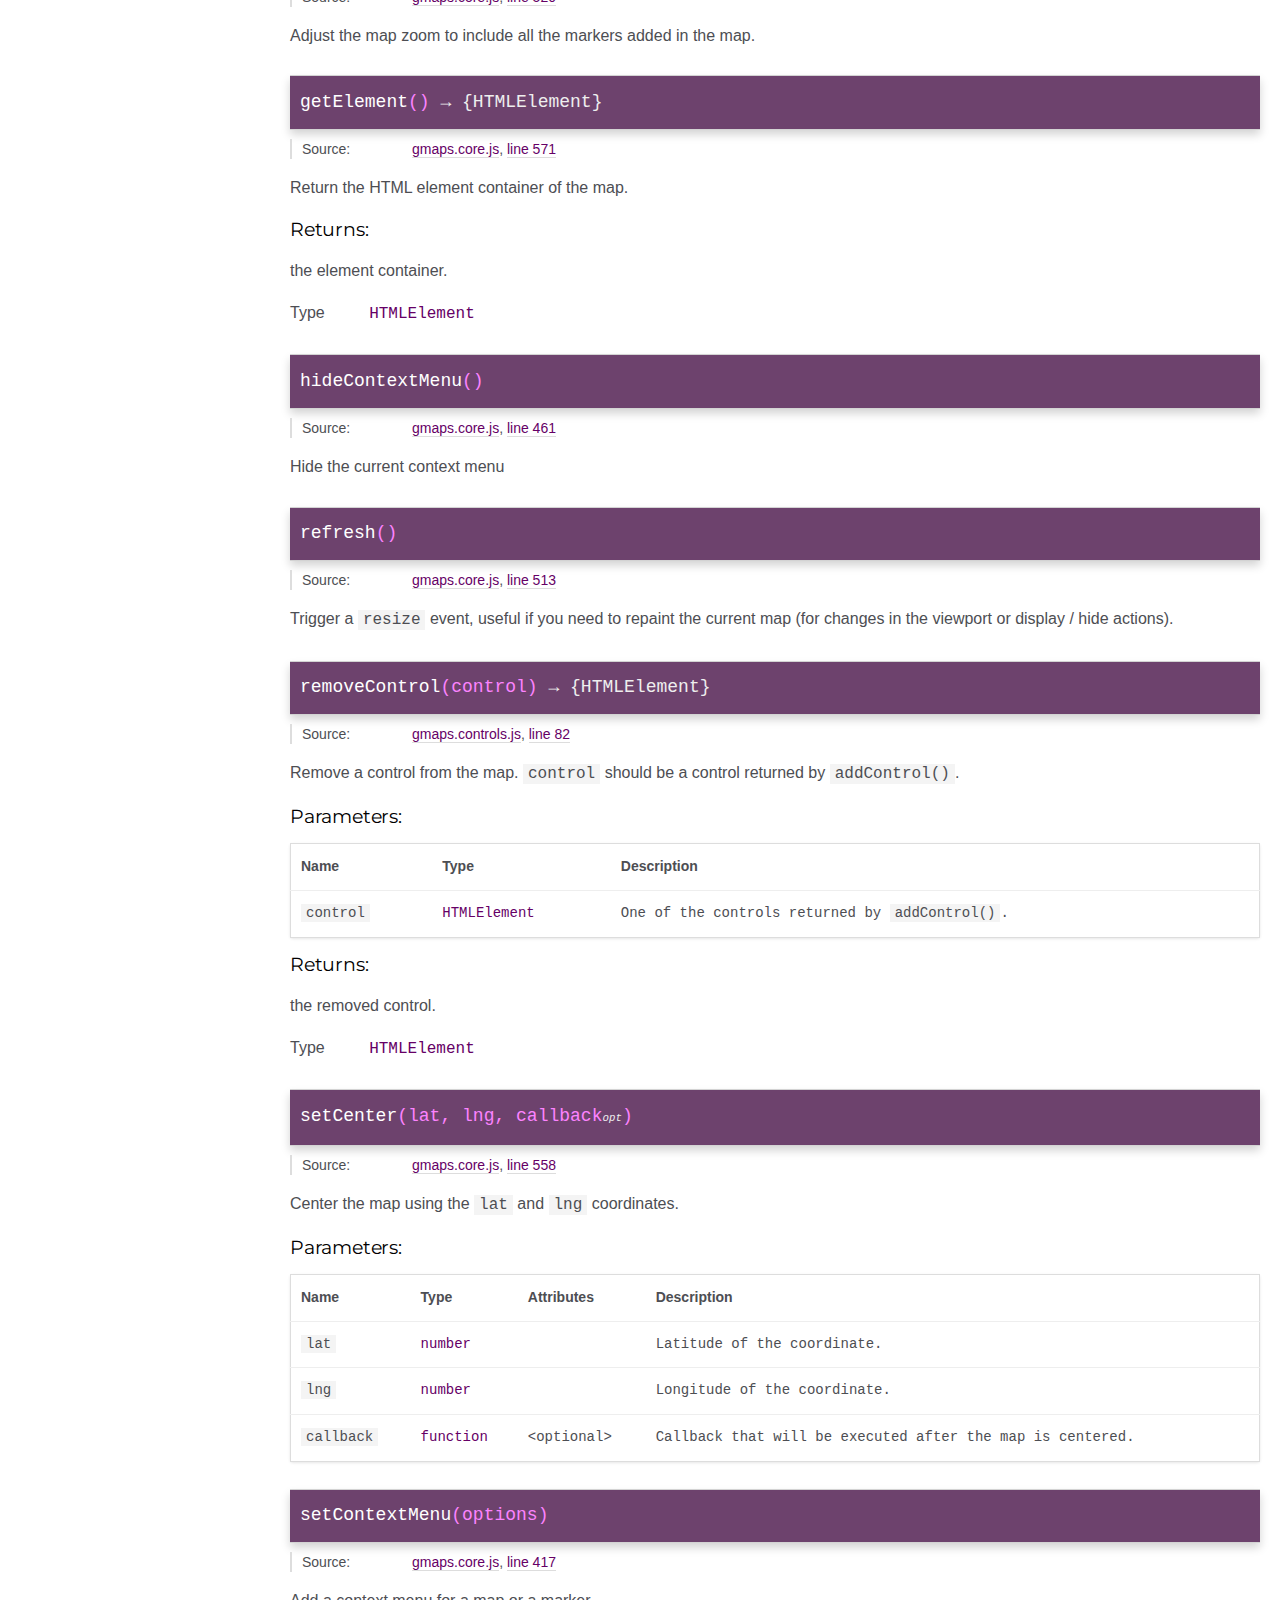
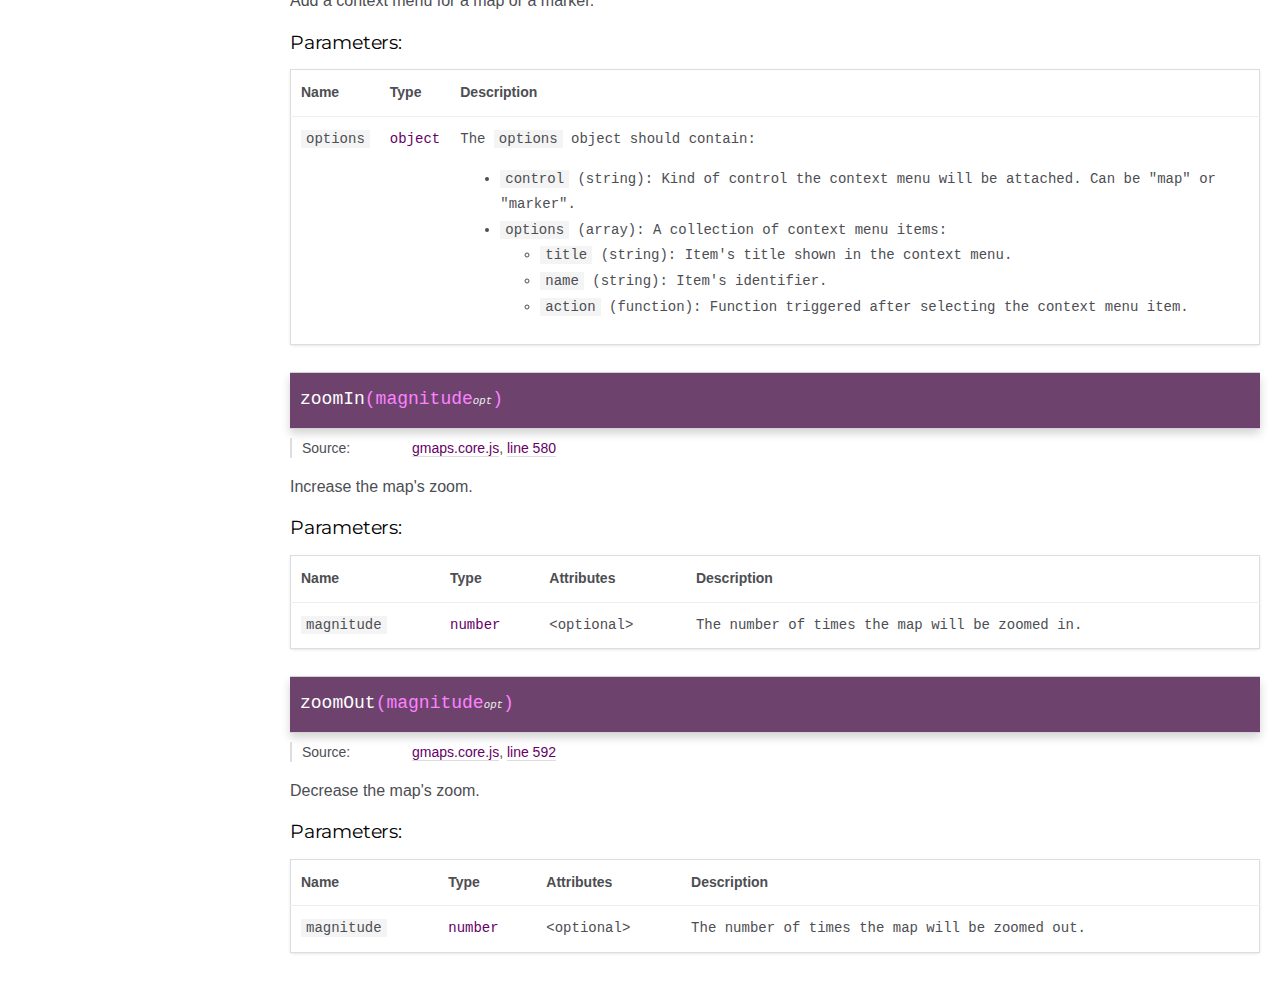
<file: TheWorld/wwwroot/lib/gmaps/docs/GMaps.html>
<!DOCTYPE html>
<html lang="en">
<head>
    <meta charset="utf-8">
    <title>GMaps - Documentation</title>

    <script src="scripts/prettify/prettify.js"></script>
    <script src="scripts/prettify/lang-css.js"></script>
    <!--[if lt IE 9]>
      <script src="//html5shiv.googlecode.com/svn/trunk/html5.js"></script>
    <![endif]-->
    <link type="text/css" rel="stylesheet" href="https://code.ionicframework.com/ionicons/2.0.1/css/ionicons.min.css">
    <link type="text/css" rel="stylesheet" href="styles/prettify.css">
    <link type="text/css" rel="stylesheet" href="styles/jsdoc.css">
</head>
<body>

<input type="checkbox" id="nav-trigger" class="nav-trigger" />
<label for="nav-trigger" class="navicon-button x">
  <div class="navicon"></div>
</label>

<label for="nav-trigger" class="overlay"></label>

<nav>
    <h2><a href="index.html">Home</a></h2><h3>Classes</h3><ul><li><a href="GMaps.html">GMaps</a><ul class='methods'><li data-type='method'><a href="GMaps.html#addControl">addControl</a></li><li data-type='method'><a href="GMaps.html#fitLatLngBounds">fitLatLngBounds</a></li><li data-type='method'><a href="GMaps.html#fitZoom">fitZoom</a></li><li data-type='method'><a href="GMaps.html#getElement">getElement</a></li><li data-type='method'><a href="GMaps.html#hideContextMenu">hideContextMenu</a></li><li data-type='method'><a href="GMaps.html#refresh">refresh</a></li><li data-type='method'><a href="GMaps.html#removeControl">removeControl</a></li><li data-type='method'><a href="GMaps.html#setCenter">setCenter</a></li><li data-type='method'><a href="GMaps.html#setContextMenu">setContextMenu</a></li><li data-type='method'><a href="GMaps.html#zoomIn">zoomIn</a></li><li data-type='method'><a href="GMaps.html#zoomOut">zoomOut</a></li></ul></li></ul>
</nav>

<div id="main">
    
    <h1 class="page-title">GMaps</h1>
    

    




<section>

<header>
    
        <h2>
        GMaps
        </h2>
        
            <div class="class-description"><p>GMaps</p></div>
        
    
</header>

<article>
    <div class="container-overview">
    
        

    
    <h2>Constructor</h2>
    

    <h4 class="name" id="GMaps"><span class="type-signature"></span>new GMaps<span class="signature">(options)</span><span class="type-signature"></span></h4>

    




<dl class="details">

    
    <dt class="tag-source">Source:</dt>
    <dd class="tag-source"><ul class="dummy"><li>
        <a href="gmaps.core.js.html">gmaps.core.js</a>, <a href="gmaps.core.js.html#line152">line 152</a>
    </li></ul></dd>
    

    

    

    

    

    

    

    

    

    

    

    

    

    

    

    
</dl>





<div class="description">
    <p>Creates a new GMaps instance, including a Google Maps map.</p>
</div>











    <h5>Parameters:</h5>
    

<table class="params">
    <thead>
    <tr>
        
        <th>Name</th>
        

        <th>Type</th>

        

        

        <th class="last">Description</th>
    </tr>
    </thead>

    <tbody>
    

        <tr>
            
                <td class="name"><code>options</code></td>
            

            <td class="type">
            
                
<span class="param-type">object</span>


            
            </td>

            

            

            <td class="description last"><p><code>options</code> accepts all the <a href="https://developers.google.com/maps/documentation/javascript/reference#MapOptions">MapOptions</a> and <a href="https://developers.google.com/maps/documentation/javascript/reference#Map">events</a> listed in the Google Maps API. Also accepts:</p>
<ul>
<li><code>lat</code> (number): Latitude of the map's center</li>
<li><code>lng</code> (number): Longitude of the map's center</li>
<li><code>el</code> (string or HTMLElement): container where the map will be rendered</li>
<li><code>markerClusterer</code> (function): A function to create a marker cluster. You can use MarkerClusterer or MarkerClustererPlus.</li>
</ul></td>
        </tr>

    
    </tbody>
</table>
















    
    </div>

    

    

    

     

    

    
        <h3 class="subsection-title">Members</h3>

        
            
<h4 class="name" id="controls"><span class="type-signature"></span>controls<span class="type-signature"> :array</span></h4>





<dl class="details">

    
    <dt class="tag-source">Source:</dt>
    <dd class="tag-source"><ul class="dummy"><li>
        <a href="gmaps.core.js.html">gmaps.core.js</a>, <a href="gmaps.core.js.html#line242">line 242</a>
    </li></ul></dd>
    

    

    

    

    

    

    

    

    

    

    

    

    

    

    

    
</dl>





<div class="description">
    <p>Collection of custom controls in the map UI</p>
</div>



    <h5>Type:</h5>
    <ul>
        <li>
            
<span class="param-type">array</span>


        </li>
    </ul>






        
            
<h4 class="name" id="el"><span class="type-signature"></span>el<span class="type-signature"> :HTMLElement</span></h4>





<dl class="details">

    
    <dt class="tag-source">Source:</dt>
    <dd class="tag-source"><ul class="dummy"><li>
        <a href="gmaps.core.js.html">gmaps.core.js</a>, <a href="gmaps.core.js.html#line222">line 222</a>
    </li></ul></dd>
    

    

    

    

    

    

    

    

    

    

    

    

    

    

    

    
</dl>





<div class="description">
    <p>Container element</p>
</div>



    <h5>Type:</h5>
    <ul>
        <li>
            
<span class="param-type">HTMLElement</span>


        </li>
    </ul>






        
            
<h4 class="name" id="layers"><span class="type-signature"></span>layers<span class="type-signature"> :array</span></h4>





<dl class="details">

    
    <dt class="tag-source">Source:</dt>
    <dd class="tag-source"><ul class="dummy"><li>
        <a href="gmaps.core.js.html">gmaps.core.js</a>, <a href="gmaps.core.js.html#line254">line 254</a>
    </li></ul></dd>
    

    

    

    

    

    

    

    

    

    

    

    

    

    

    

    
</dl>





<div class="description">
    <p>Collection of KML/GeoRSS and FusionTable layers</p>
</div>



    <h5>Type:</h5>
    <ul>
        <li>
            
<span class="param-type">array</span>


        </li>
    </ul>






        
            
<h4 class="name" id="map"><span class="type-signature"></span>map<span class="type-signature"> :google.maps.Map</span></h4>





<dl class="details">

    
    <dt class="tag-source">Source:</dt>
    <dd class="tag-source"><ul class="dummy"><li>
        <a href="gmaps.core.js.html">gmaps.core.js</a>, <a href="gmaps.core.js.html#line323">line 323</a>
    </li></ul></dd>
    

    

    

    

    

    

    

    

    

    

    

    

    

    

    

    
</dl>





<div class="description">
    <p>Google Maps map instance</p>
</div>



    <h5>Type:</h5>
    <ul>
        <li>
            
<span class="param-type">google.maps.Map</span>


        </li>
    </ul>






        
            
<h4 class="name" id="markerClusterer"><span class="type-signature"></span>markerClusterer<span class="type-signature"> :object</span></h4>





<dl class="details">

    
    <dt class="tag-source">Source:</dt>
    <dd class="tag-source"><ul class="dummy"><li>
        <a href="gmaps.core.js.html">gmaps.core.js</a>, <a href="gmaps.core.js.html#line331">line 331</a>
    </li></ul></dd>
    

    

    

    

    

    

    

    

    

    

    

    

    

    

    

    
</dl>





<div class="description">
    <p>Marker Clusterer instance</p>
</div>



    <h5>Type:</h5>
    <ul>
        <li>
            
<span class="param-type">object</span>


        </li>
    </ul>






        
            
<h4 class="name" id="markers"><span class="type-signature"></span>markers<span class="type-signature"> :array</span></h4>





<dl class="details">

    
    <dt class="tag-source">Source:</dt>
    <dd class="tag-source"><ul class="dummy"><li>
        <a href="gmaps.core.js.html">gmaps.core.js</a>, <a href="gmaps.core.js.html#line266">line 266</a>
    </li></ul></dd>
    

    

    

    

    

    

    

    

    

    

    

    

    

    

    

    
</dl>





<div class="description">
    <p>Collection of map's markers</p>
</div>



    <h5>Type:</h5>
    <ul>
        <li>
            
<span class="param-type">array</span>


        </li>
    </ul>






        
            
<h4 class="name" id="overlays"><span class="type-signature"></span>overlays<span class="type-signature"> :array</span></h4>





<dl class="details">

    
    <dt class="tag-source">Source:</dt>
    <dd class="tag-source"><ul class="dummy"><li>
        <a href="gmaps.core.js.html">gmaps.core.js</a>, <a href="gmaps.core.js.html#line248">line 248</a>
    </li></ul></dd>
    

    

    

    

    

    

    

    

    

    

    

    

    

    

    

    
</dl>





<div class="description">
    <p>Collection of map's overlays</p>
</div>



    <h5>Type:</h5>
    <ul>
        <li>
            
<span class="param-type">array</span>


        </li>
    </ul>






        
            
<h4 class="name" id="polygons"><span class="type-signature"></span>polygons<span class="type-signature"> :array</span></h4>





<dl class="details">

    
    <dt class="tag-source">Source:</dt>
    <dd class="tag-source"><ul class="dummy"><li>
        <a href="gmaps.core.js.html">gmaps.core.js</a>, <a href="gmaps.core.js.html#line284">line 284</a>
    </li></ul></dd>
    

    

    

    

    

    

    

    

    

    

    

    

    

    

    

    
</dl>





<div class="description">
    <p>Collection of map's polygons</p>
</div>



    <h5>Type:</h5>
    <ul>
        <li>
            
<span class="param-type">array</span>


        </li>
    </ul>






        
            
<h4 class="name" id="polylines"><span class="type-signature"></span>polylines<span class="type-signature"> :array</span></h4>





<dl class="details">

    
    <dt class="tag-source">Source:</dt>
    <dd class="tag-source"><ul class="dummy"><li>
        <a href="gmaps.core.js.html">gmaps.core.js</a>, <a href="gmaps.core.js.html#line272">line 272</a>
    </li></ul></dd>
    

    

    

    

    

    

    

    

    

    

    

    

    

    

    

    
</dl>





<div class="description">
    <p>Collection of map's lines</p>
</div>



    <h5>Type:</h5>
    <ul>
        <li>
            
<span class="param-type">array</span>


        </li>
    </ul>






        
            
<h4 class="name" id="routes"><span class="type-signature"></span>routes<span class="type-signature"> :array</span></h4>





<dl class="details">

    
    <dt class="tag-source">Source:</dt>
    <dd class="tag-source"><ul class="dummy"><li>
        <a href="gmaps.core.js.html">gmaps.core.js</a>, <a href="gmaps.core.js.html#line278">line 278</a>
    </li></ul></dd>
    

    

    

    

    

    

    

    

    

    

    

    

    

    

    

    
</dl>





<div class="description">
    <p>Collection of map's routes requested by GMaps#getRoutes, GMaps#renderRoute, GMaps#drawRoute, GMaps#travelRoute or GMaps#drawSteppedRoute</p>
</div>



    <h5>Type:</h5>
    <ul>
        <li>
            
<span class="param-type">array</span>


        </li>
    </ul>






        
            
<h4 class="name" id="singleLayers"><span class="type-signature"></span>singleLayers<span class="type-signature"> :object</span></h4>





<dl class="details">

    
    <dt class="tag-source">Source:</dt>
    <dd class="tag-source"><ul class="dummy"><li>
        <a href="gmaps.core.js.html">gmaps.core.js</a>, <a href="gmaps.core.js.html#line260">line 260</a>
    </li></ul></dd>
    

    

    

    

    

    

    

    

    

    

    

    

    

    

    

    
</dl>





<div class="description">
    <p>Collection of data layers (See GMaps#addLayer)</p>
</div>



    <h5>Type:</h5>
    <ul>
        <li>
            
<span class="param-type">object</span>


        </li>
    </ul>






        
            
<h4 class="name" id="zoom"><span class="type-signature"></span>zoom<span class="type-signature"> :number</span></h4>





<dl class="details">

    
    <dt class="tag-source">Source:</dt>
    <dd class="tag-source"><ul class="dummy"><li>
        <a href="gmaps.core.js.html">gmaps.core.js</a>, <a href="gmaps.core.js.html#line292">line 292</a>
    </li></ul></dd>
    

    

    

    

    

    

    

    

    

    

    

    

    

    

    

    
</dl>





<div class="description">
    <p>Current map's zoom</p>
</div>



    <h5>Type:</h5>
    <ul>
        <li>
            
<span class="param-type">number</span>


        </li>
    </ul>






        
    

    
        <h3 class="subsection-title">Methods</h3>

        
            

    

    <h4 class="name" id="addControl"><span class="type-signature"></span>addControl<span class="signature">(options)</span><span class="type-signature"> &rarr; {HTMLElement}</span></h4>

    




<dl class="details">

    
    <dt class="tag-source">Source:</dt>
    <dd class="tag-source"><ul class="dummy"><li>
        <a href="gmaps.controls.js.html">gmaps.controls.js</a>, <a href="gmaps.controls.js.html#line67">line 67</a>
    </li></ul></dd>
    

    

    

    

    

    

    

    

    

    

    

    

    

    

    

    
</dl>





<div class="description">
    <p>Add a custom control to the map UI.</p>
</div>











    <h5>Parameters:</h5>
    

<table class="params">
    <thead>
    <tr>
        
        <th>Name</th>
        

        <th>Type</th>

        

        

        <th class="last">Description</th>
    </tr>
    </thead>

    <tbody>
    

        <tr>
            
                <td class="name"><code>options</code></td>
            

            <td class="type">
            
                
<span class="param-type">object</span>


            
            </td>

            

            

            <td class="description last"><p>The <code>options</code> object should contain:</p>
<ul>
<li><code>style</code> (object): The keys and values of this object should be valid CSS properties and values.</li>
<li><code>id</code> (string): The HTML id for the custom control.</li>
<li><code>classes</code> (string): A string containing all the HTML classes for the custom control.</li>
<li><code>content</code> (string or HTML element): The content of the custom control.</li>
<li><code>position</code> (string): Any valid <a href="https://developers.google.com/maps/documentation/javascript/controls#ControlPositioning"><code>google.maps.ControlPosition</code></a> value, in lower or upper case.</li>
<li><code>events</code> (object): The keys of this object should be valid DOM events. The values should be functions.</li>
<li><code>disableDefaultStyles</code> (boolean): If false, removes the default styles for the controls like font (family and size), and box shadow.</li>
</ul></td>
        </tr>

    
    </tbody>
</table>














<h5>Returns:</h5>

        


<dl class="param-type">
    <dt>
        Type
    </dt>
    <dd>
        
<span class="param-type">HTMLElement</span>


    </dd>
</dl>

    


        
            

    

    <h4 class="name" id="fitLatLngBounds"><span class="type-signature"></span>fitLatLngBounds<span class="signature">(latLngs)</span><span class="type-signature"></span></h4>

    




<dl class="details">

    
    <dt class="tag-source">Source:</dt>
    <dd class="tag-source"><ul class="dummy"><li>
        <a href="gmaps.core.js.html">gmaps.core.js</a>, <a href="gmaps.core.js.html#line539">line 539</a>
    </li></ul></dd>
    

    

    

    

    

    

    

    

    

    

    

    

    

    

    

    
</dl>





<div class="description">
    <p>Adjust the map zoom to include all the coordinates in the <code>latLngs</code> array.</p>
</div>











    <h5>Parameters:</h5>
    

<table class="params">
    <thead>
    <tr>
        
        <th>Name</th>
        

        <th>Type</th>

        

        

        <th class="last">Description</th>
    </tr>
    </thead>

    <tbody>
    

        <tr>
            
                <td class="name"><code>latLngs</code></td>
            

            <td class="type">
            
                
<span class="param-type">array</span>


            
            </td>

            

            

            <td class="description last"><p>Collection of <code>google.maps.LatLng</code> objects.</p></td>
        </tr>

    
    </tbody>
</table>
















        
            

    

    <h4 class="name" id="fitZoom"><span class="type-signature"></span>fitZoom<span class="signature">()</span><span class="type-signature"></span></h4>

    




<dl class="details">

    
    <dt class="tag-source">Source:</dt>
    <dd class="tag-source"><ul class="dummy"><li>
        <a href="gmaps.core.js.html">gmaps.core.js</a>, <a href="gmaps.core.js.html#line520">line 520</a>
    </li></ul></dd>
    

    

    

    

    

    

    

    

    

    

    

    

    

    

    

    
</dl>





<div class="description">
    <p>Adjust the map zoom to include all the markers added in the map.</p>
</div>

























        
            

    

    <h4 class="name" id="getElement"><span class="type-signature"></span>getElement<span class="signature">()</span><span class="type-signature"> &rarr; {HTMLElement}</span></h4>

    




<dl class="details">

    
    <dt class="tag-source">Source:</dt>
    <dd class="tag-source"><ul class="dummy"><li>
        <a href="gmaps.core.js.html">gmaps.core.js</a>, <a href="gmaps.core.js.html#line571">line 571</a>
    </li></ul></dd>
    

    

    

    

    

    

    

    

    

    

    

    

    

    

    

    
</dl>





<div class="description">
    <p>Return the HTML element container of the map.</p>
</div>























<h5>Returns:</h5>

        
<div class="param-desc">
    <p>the element container.</p>
</div>



<dl class="param-type">
    <dt>
        Type
    </dt>
    <dd>
        
<span class="param-type">HTMLElement</span>


    </dd>
</dl>

    


        
            

    

    <h4 class="name" id="hideContextMenu"><span class="type-signature"></span>hideContextMenu<span class="signature">()</span><span class="type-signature"></span></h4>

    




<dl class="details">

    
    <dt class="tag-source">Source:</dt>
    <dd class="tag-source"><ul class="dummy"><li>
        <a href="gmaps.core.js.html">gmaps.core.js</a>, <a href="gmaps.core.js.html#line461">line 461</a>
    </li></ul></dd>
    

    

    

    

    

    

    

    

    

    

    

    

    

    

    

    
</dl>





<div class="description">
    <p>Hide the current context menu</p>
</div>

























        
            

    

    <h4 class="name" id="refresh"><span class="type-signature"></span>refresh<span class="signature">()</span><span class="type-signature"></span></h4>

    




<dl class="details">

    
    <dt class="tag-source">Source:</dt>
    <dd class="tag-source"><ul class="dummy"><li>
        <a href="gmaps.core.js.html">gmaps.core.js</a>, <a href="gmaps.core.js.html#line513">line 513</a>
    </li></ul></dd>
    

    

    

    

    

    

    

    

    

    

    

    

    

    

    

    
</dl>





<div class="description">
    <p>Trigger a <code>resize</code> event, useful if you need to repaint the current map (for changes in the viewport or display / hide actions).</p>
</div>

























        
            

    

    <h4 class="name" id="removeControl"><span class="type-signature"></span>removeControl<span class="signature">(control)</span><span class="type-signature"> &rarr; {HTMLElement}</span></h4>

    




<dl class="details">

    
    <dt class="tag-source">Source:</dt>
    <dd class="tag-source"><ul class="dummy"><li>
        <a href="gmaps.controls.js.html">gmaps.controls.js</a>, <a href="gmaps.controls.js.html#line82">line 82</a>
    </li></ul></dd>
    

    

    

    

    

    

    

    

    

    

    

    

    

    

    

    
</dl>





<div class="description">
    <p>Remove a control from the map. <code>control</code> should be a control returned by <code>addControl()</code>.</p>
</div>











    <h5>Parameters:</h5>
    

<table class="params">
    <thead>
    <tr>
        
        <th>Name</th>
        

        <th>Type</th>

        

        

        <th class="last">Description</th>
    </tr>
    </thead>

    <tbody>
    

        <tr>
            
                <td class="name"><code>control</code></td>
            

            <td class="type">
            
                
<span class="param-type">HTMLElement</span>


            
            </td>

            

            

            <td class="description last"><p>One of the controls returned by <code>addControl()</code>.</p></td>
        </tr>

    
    </tbody>
</table>














<h5>Returns:</h5>

        
<div class="param-desc">
    <p>the removed control.</p>
</div>



<dl class="param-type">
    <dt>
        Type
    </dt>
    <dd>
        
<span class="param-type">HTMLElement</span>


    </dd>
</dl>

    


        
            

    

    <h4 class="name" id="setCenter"><span class="type-signature"></span>setCenter<span class="signature">(lat, lng, callback<span class="signature-attributes">opt</span>)</span><span class="type-signature"></span></h4>

    




<dl class="details">

    
    <dt class="tag-source">Source:</dt>
    <dd class="tag-source"><ul class="dummy"><li>
        <a href="gmaps.core.js.html">gmaps.core.js</a>, <a href="gmaps.core.js.html#line558">line 558</a>
    </li></ul></dd>
    

    

    

    

    

    

    

    

    

    

    

    

    

    

    

    
</dl>





<div class="description">
    <p>Center the map using the <code>lat</code> and <code>lng</code> coordinates.</p>
</div>











    <h5>Parameters:</h5>
    

<table class="params">
    <thead>
    <tr>
        
        <th>Name</th>
        

        <th>Type</th>

        
        <th>Attributes</th>
        

        

        <th class="last">Description</th>
    </tr>
    </thead>

    <tbody>
    

        <tr>
            
                <td class="name"><code>lat</code></td>
            

            <td class="type">
            
                
<span class="param-type">number</span>


            
            </td>

            
                <td class="attributes">
                

                

                
                </td>
            

            

            <td class="description last"><p>Latitude of the coordinate.</p></td>
        </tr>

    

        <tr>
            
                <td class="name"><code>lng</code></td>
            

            <td class="type">
            
                
<span class="param-type">number</span>


            
            </td>

            
                <td class="attributes">
                

                

                
                </td>
            

            

            <td class="description last"><p>Longitude of the coordinate.</p></td>
        </tr>

    

        <tr>
            
                <td class="name"><code>callback</code></td>
            

            <td class="type">
            
                
<span class="param-type">function</span>


            
            </td>

            
                <td class="attributes">
                
                    &lt;optional><br>
                

                

                
                </td>
            

            

            <td class="description last"><p>Callback that will be executed after the map is centered.</p></td>
        </tr>

    
    </tbody>
</table>
















        
            

    

    <h4 class="name" id="setContextMenu"><span class="type-signature"></span>setContextMenu<span class="signature">(options)</span><span class="type-signature"></span></h4>

    




<dl class="details">

    
    <dt class="tag-source">Source:</dt>
    <dd class="tag-source"><ul class="dummy"><li>
        <a href="gmaps.core.js.html">gmaps.core.js</a>, <a href="gmaps.core.js.html#line417">line 417</a>
    </li></ul></dd>
    

    

    

    

    

    

    

    

    

    

    

    

    

    

    

    
</dl>





<div class="description">
    <p>Add a context menu for a map or a marker.</p>
</div>











    <h5>Parameters:</h5>
    

<table class="params">
    <thead>
    <tr>
        
        <th>Name</th>
        

        <th>Type</th>

        

        

        <th class="last">Description</th>
    </tr>
    </thead>

    <tbody>
    

        <tr>
            
                <td class="name"><code>options</code></td>
            

            <td class="type">
            
                
<span class="param-type">object</span>


            
            </td>

            

            

            <td class="description last"><p>The <code>options</code> object should contain:</p>
<ul>
<li><code>control</code> (string): Kind of control the context menu will be attached. Can be &quot;map&quot; or &quot;marker&quot;.</li>
<li><code>options</code> (array): A collection of context menu items:<ul>
<li><code>title</code> (string): Item's title shown in the context menu.</li>
<li><code>name</code> (string): Item's identifier.</li>
<li><code>action</code> (function): Function triggered after selecting the context menu item.</li>
</ul>
</li>
</ul></td>
        </tr>

    
    </tbody>
</table>
















        
            

    

    <h4 class="name" id="zoomIn"><span class="type-signature"></span>zoomIn<span class="signature">(magnitude<span class="signature-attributes">opt</span>)</span><span class="type-signature"></span></h4>

    




<dl class="details">

    
    <dt class="tag-source">Source:</dt>
    <dd class="tag-source"><ul class="dummy"><li>
        <a href="gmaps.core.js.html">gmaps.core.js</a>, <a href="gmaps.core.js.html#line580">line 580</a>
    </li></ul></dd>
    

    

    

    

    

    

    

    

    

    

    

    

    

    

    

    
</dl>





<div class="description">
    <p>Increase the map's zoom.</p>
</div>











    <h5>Parameters:</h5>
    

<table class="params">
    <thead>
    <tr>
        
        <th>Name</th>
        

        <th>Type</th>

        
        <th>Attributes</th>
        

        

        <th class="last">Description</th>
    </tr>
    </thead>

    <tbody>
    

        <tr>
            
                <td class="name"><code>magnitude</code></td>
            

            <td class="type">
            
                
<span class="param-type">number</span>


            
            </td>

            
                <td class="attributes">
                
                    &lt;optional><br>
                

                

                
                </td>
            

            

            <td class="description last"><p>The number of times the map will be zoomed in.</p></td>
        </tr>

    
    </tbody>
</table>
















        
            

    

    <h4 class="name" id="zoomOut"><span class="type-signature"></span>zoomOut<span class="signature">(magnitude<span class="signature-attributes">opt</span>)</span><span class="type-signature"></span></h4>

    




<dl class="details">

    
    <dt class="tag-source">Source:</dt>
    <dd class="tag-source"><ul class="dummy"><li>
        <a href="gmaps.core.js.html">gmaps.core.js</a>, <a href="gmaps.core.js.html#line592">line 592</a>
    </li></ul></dd>
    

    

    

    

    

    

    

    

    

    

    

    

    

    

    

    
</dl>





<div class="description">
    <p>Decrease the map's zoom.</p>
</div>











    <h5>Parameters:</h5>
    

<table class="params">
    <thead>
    <tr>
        
        <th>Name</th>
        

        <th>Type</th>

        
        <th>Attributes</th>
        

        

        <th class="last">Description</th>
    </tr>
    </thead>

    <tbody>
    

        <tr>
            
                <td class="name"><code>magnitude</code></td>
            

            <td class="type">
            
                
<span class="param-type">number</span>


            
            </td>

            
                <td class="attributes">
                
                    &lt;optional><br>
                

                

                
                </td>
            

            

            <td class="description last"><p>The number of times the map will be zoomed out.</p></td>
        </tr>

    
    </tbody>
</table>
















        
    

    

    
</article>

</section>




</div>

<br class="clear">

<footer>
    Documentation generated by <a href="https://github.com/jsdoc3/jsdoc">JSDoc 3.4.0</a> on Sun Apr 03 2016 18:36:23 GMT-0400 (EDT) using the Minami theme.
</footer>

<script>prettyPrint();</script>
<script src="scripts/linenumber.js"></script>
</body>
</html>
</file>
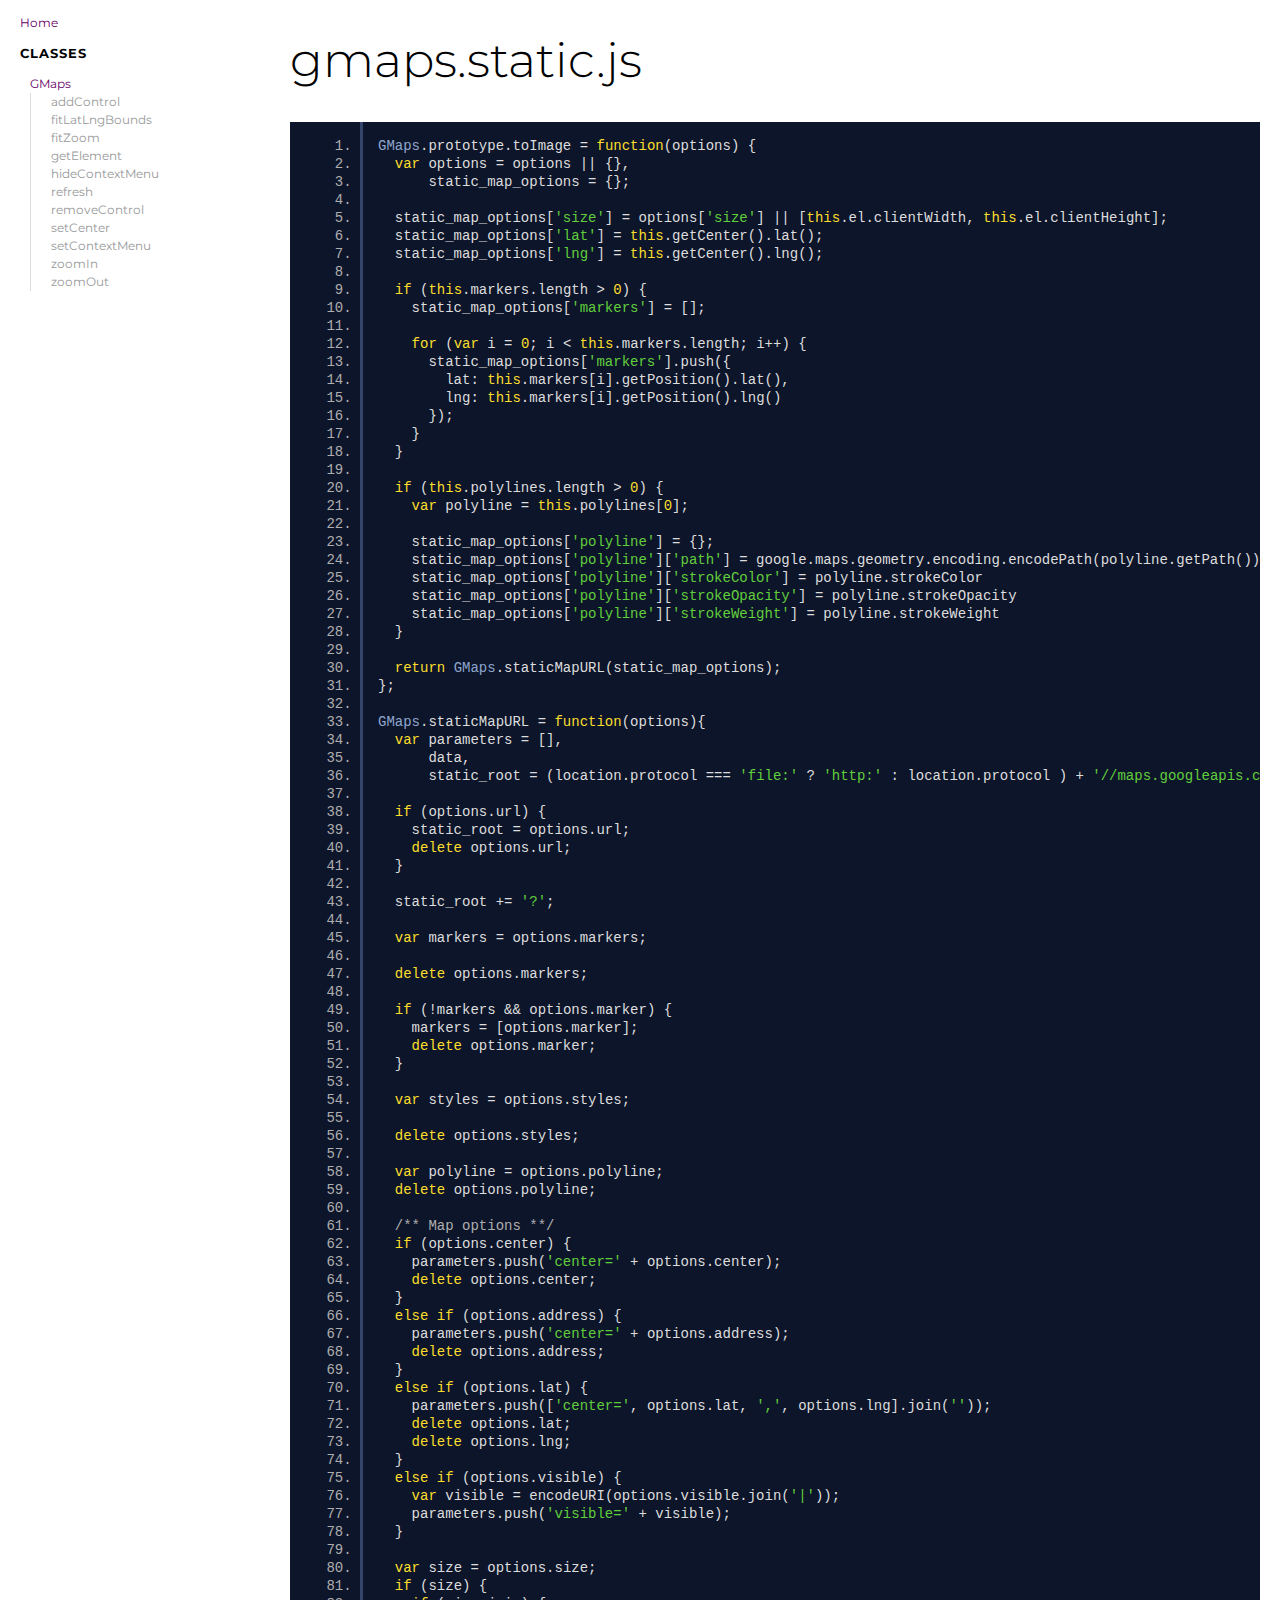
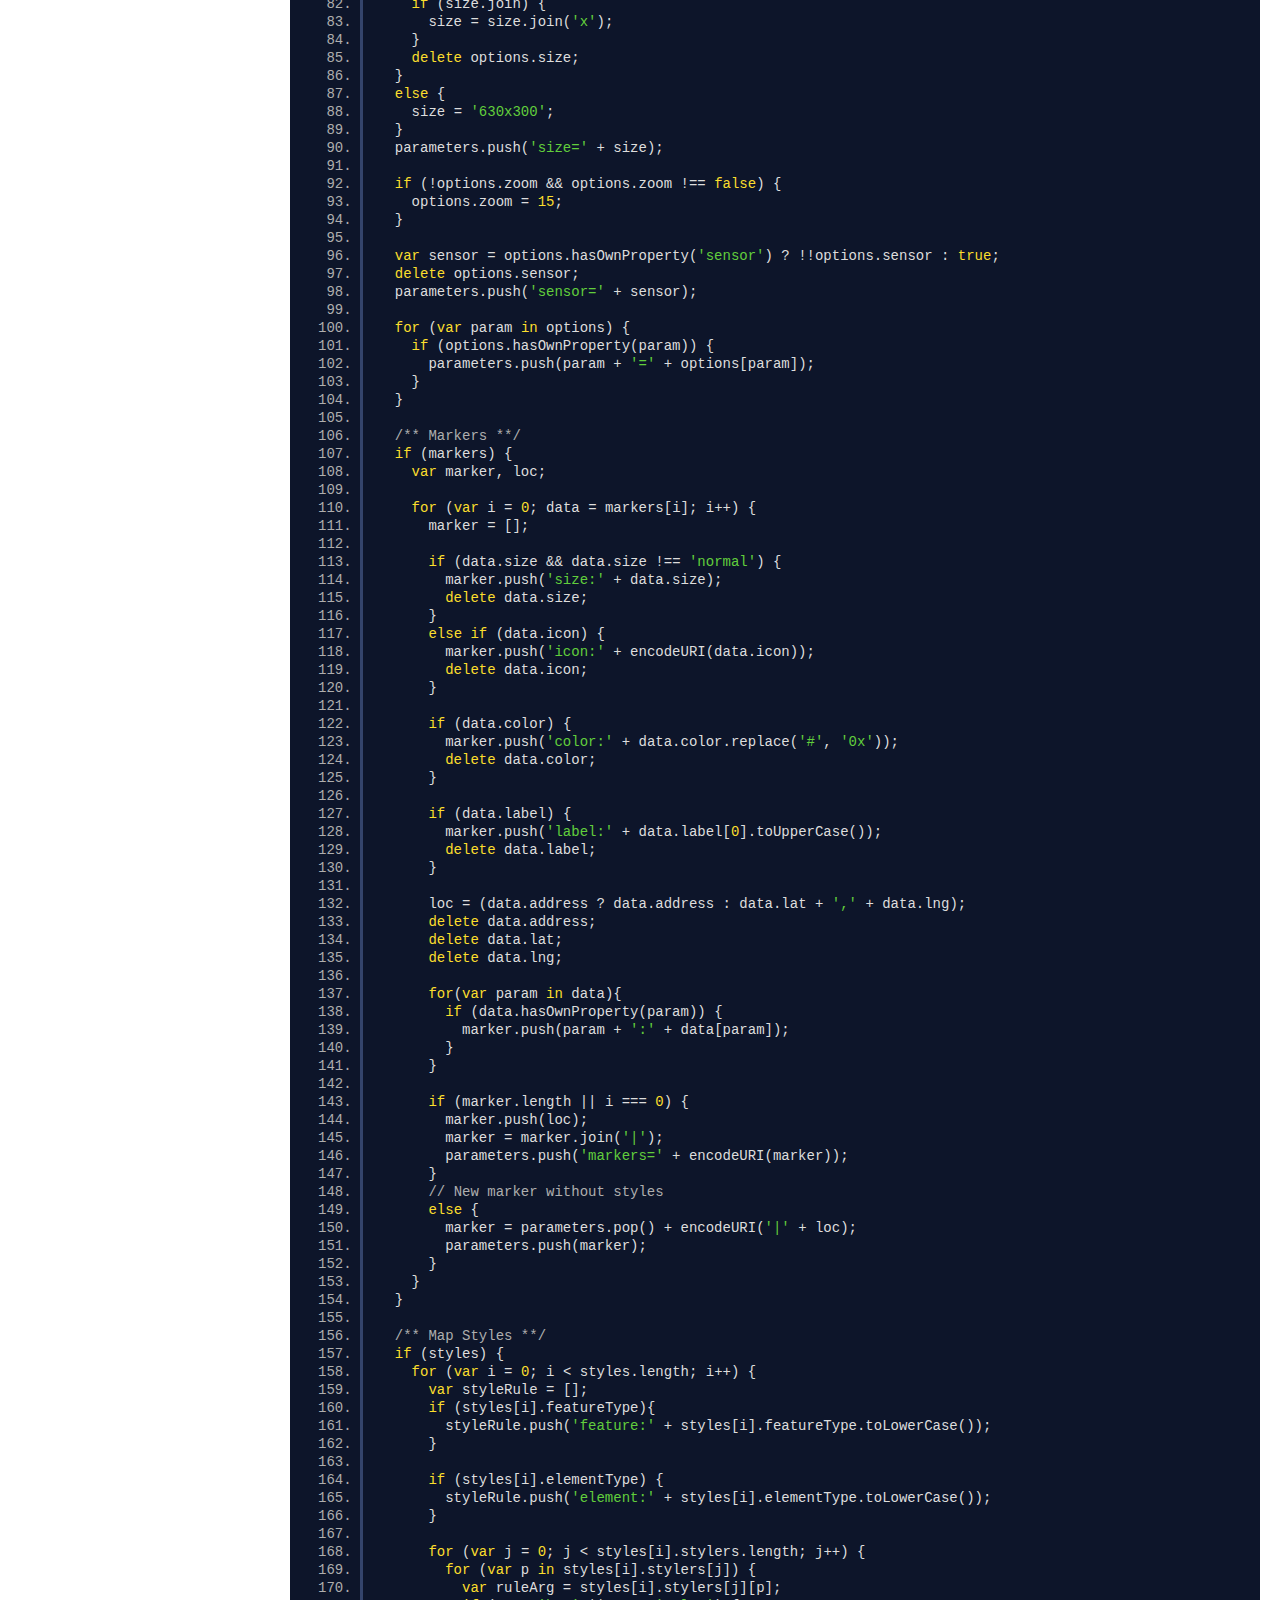
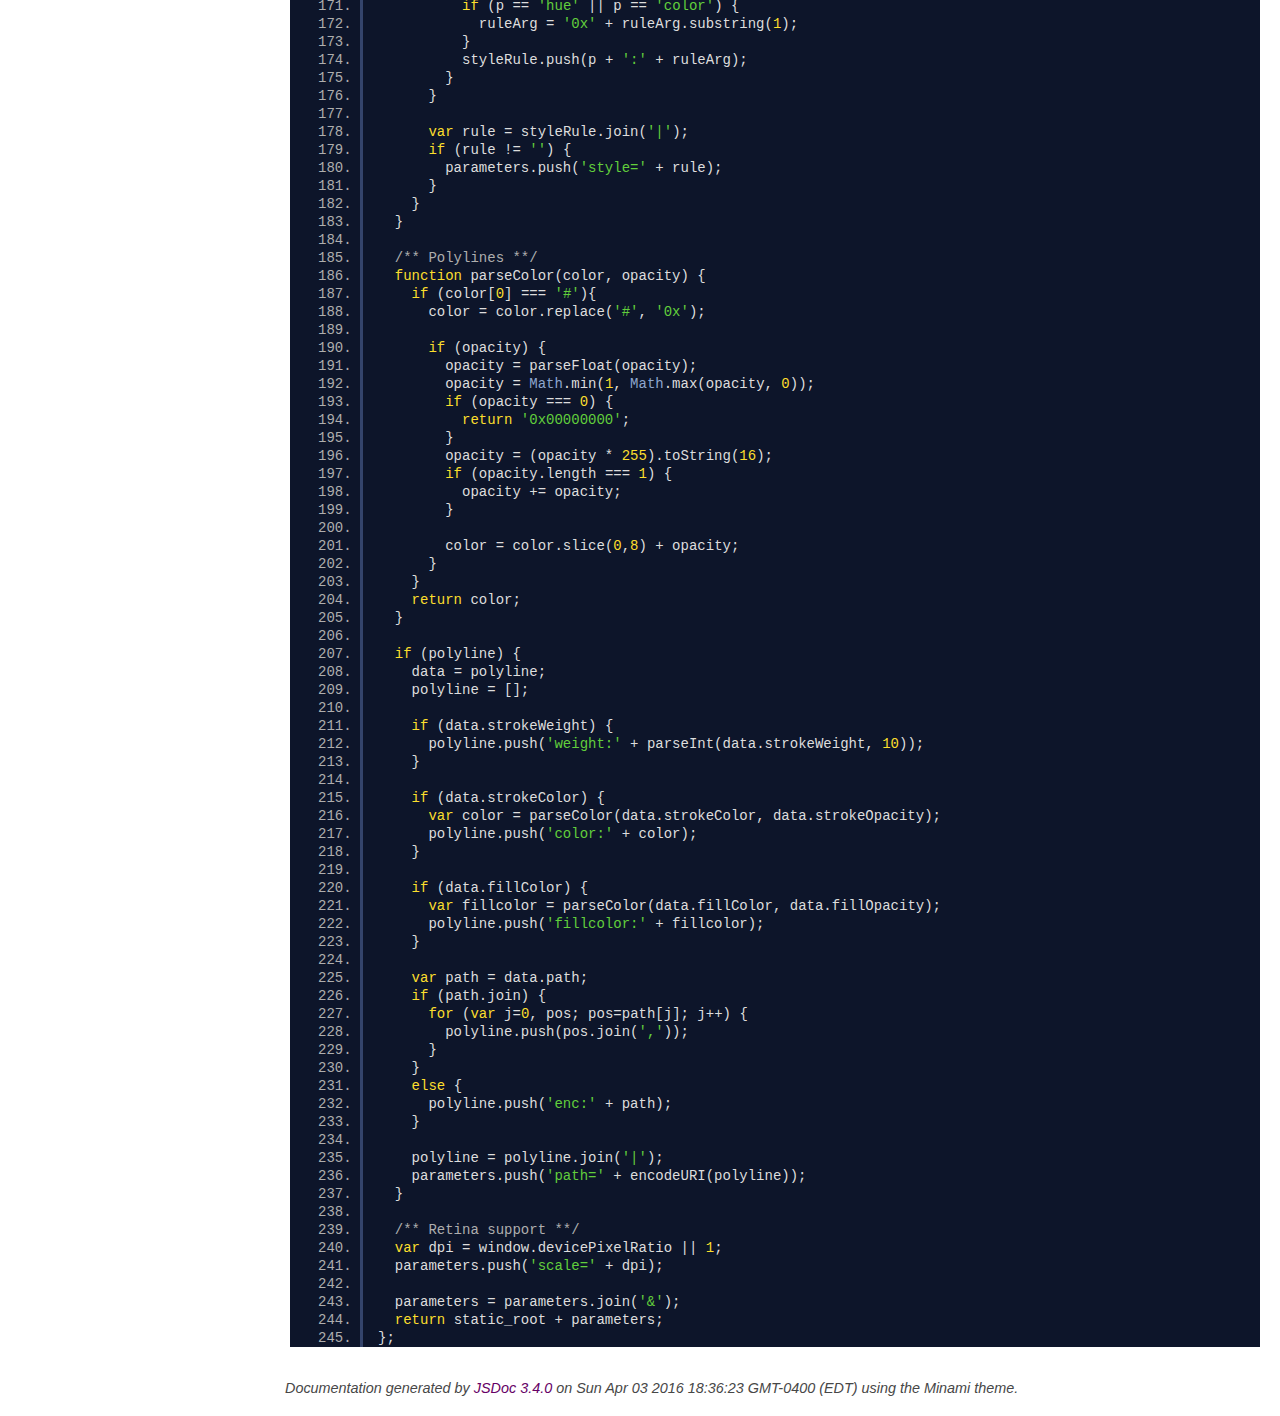
<file: TheWorld/wwwroot/lib/gmaps/docs/gmaps.static.js.html>
<!DOCTYPE html>
<html lang="en">
<head>
    <meta charset="utf-8">
    <title>gmaps.static.js - Documentation</title>

    <script src="scripts/prettify/prettify.js"></script>
    <script src="scripts/prettify/lang-css.js"></script>
    <!--[if lt IE 9]>
      <script src="//html5shiv.googlecode.com/svn/trunk/html5.js"></script>
    <![endif]-->
    <link type="text/css" rel="stylesheet" href="https://code.ionicframework.com/ionicons/2.0.1/css/ionicons.min.css">
    <link type="text/css" rel="stylesheet" href="styles/prettify.css">
    <link type="text/css" rel="stylesheet" href="styles/jsdoc.css">
</head>
<body>

<input type="checkbox" id="nav-trigger" class="nav-trigger" />
<label for="nav-trigger" class="navicon-button x">
  <div class="navicon"></div>
</label>

<label for="nav-trigger" class="overlay"></label>

<nav>
    <h2><a href="index.html">Home</a></h2><h3>Classes</h3><ul><li><a href="GMaps.html">GMaps</a><ul class='methods'><li data-type='method'><a href="GMaps.html#addControl">addControl</a></li><li data-type='method'><a href="GMaps.html#fitLatLngBounds">fitLatLngBounds</a></li><li data-type='method'><a href="GMaps.html#fitZoom">fitZoom</a></li><li data-type='method'><a href="GMaps.html#getElement">getElement</a></li><li data-type='method'><a href="GMaps.html#hideContextMenu">hideContextMenu</a></li><li data-type='method'><a href="GMaps.html#refresh">refresh</a></li><li data-type='method'><a href="GMaps.html#removeControl">removeControl</a></li><li data-type='method'><a href="GMaps.html#setCenter">setCenter</a></li><li data-type='method'><a href="GMaps.html#setContextMenu">setContextMenu</a></li><li data-type='method'><a href="GMaps.html#zoomIn">zoomIn</a></li><li data-type='method'><a href="GMaps.html#zoomOut">zoomOut</a></li></ul></li></ul>
</nav>

<div id="main">
    
    <h1 class="page-title">gmaps.static.js</h1>
    

    



    
    <section>
        <article>
            <pre class="prettyprint source linenums"><code>GMaps.prototype.toImage = function(options) {
  var options = options || {},
      static_map_options = {};

  static_map_options['size'] = options['size'] || [this.el.clientWidth, this.el.clientHeight];
  static_map_options['lat'] = this.getCenter().lat();
  static_map_options['lng'] = this.getCenter().lng();

  if (this.markers.length > 0) {
    static_map_options['markers'] = [];
    
    for (var i = 0; i &lt; this.markers.length; i++) {
      static_map_options['markers'].push({
        lat: this.markers[i].getPosition().lat(),
        lng: this.markers[i].getPosition().lng()
      });
    }
  }

  if (this.polylines.length > 0) {
    var polyline = this.polylines[0];
    
    static_map_options['polyline'] = {};
    static_map_options['polyline']['path'] = google.maps.geometry.encoding.encodePath(polyline.getPath());
    static_map_options['polyline']['strokeColor'] = polyline.strokeColor
    static_map_options['polyline']['strokeOpacity'] = polyline.strokeOpacity
    static_map_options['polyline']['strokeWeight'] = polyline.strokeWeight
  }

  return GMaps.staticMapURL(static_map_options);
};

GMaps.staticMapURL = function(options){
  var parameters = [],
      data,
      static_root = (location.protocol === 'file:' ? 'http:' : location.protocol ) + '//maps.googleapis.com/maps/api/staticmap';

  if (options.url) {
    static_root = options.url;
    delete options.url;
  }

  static_root += '?';

  var markers = options.markers;
  
  delete options.markers;

  if (!markers &amp;&amp; options.marker) {
    markers = [options.marker];
    delete options.marker;
  }

  var styles = options.styles;

  delete options.styles;

  var polyline = options.polyline;
  delete options.polyline;

  /** Map options **/
  if (options.center) {
    parameters.push('center=' + options.center);
    delete options.center;
  }
  else if (options.address) {
    parameters.push('center=' + options.address);
    delete options.address;
  }
  else if (options.lat) {
    parameters.push(['center=', options.lat, ',', options.lng].join(''));
    delete options.lat;
    delete options.lng;
  }
  else if (options.visible) {
    var visible = encodeURI(options.visible.join('|'));
    parameters.push('visible=' + visible);
  }

  var size = options.size;
  if (size) {
    if (size.join) {
      size = size.join('x');
    }
    delete options.size;
  }
  else {
    size = '630x300';
  }
  parameters.push('size=' + size);

  if (!options.zoom &amp;&amp; options.zoom !== false) {
    options.zoom = 15;
  }

  var sensor = options.hasOwnProperty('sensor') ? !!options.sensor : true;
  delete options.sensor;
  parameters.push('sensor=' + sensor);

  for (var param in options) {
    if (options.hasOwnProperty(param)) {
      parameters.push(param + '=' + options[param]);
    }
  }

  /** Markers **/
  if (markers) {
    var marker, loc;

    for (var i = 0; data = markers[i]; i++) {
      marker = [];

      if (data.size &amp;&amp; data.size !== 'normal') {
        marker.push('size:' + data.size);
        delete data.size;
      }
      else if (data.icon) {
        marker.push('icon:' + encodeURI(data.icon));
        delete data.icon;
      }

      if (data.color) {
        marker.push('color:' + data.color.replace('#', '0x'));
        delete data.color;
      }

      if (data.label) {
        marker.push('label:' + data.label[0].toUpperCase());
        delete data.label;
      }

      loc = (data.address ? data.address : data.lat + ',' + data.lng);
      delete data.address;
      delete data.lat;
      delete data.lng;

      for(var param in data){
        if (data.hasOwnProperty(param)) {
          marker.push(param + ':' + data[param]);
        }
      }

      if (marker.length || i === 0) {
        marker.push(loc);
        marker = marker.join('|');
        parameters.push('markers=' + encodeURI(marker));
      }
      // New marker without styles
      else {
        marker = parameters.pop() + encodeURI('|' + loc);
        parameters.push(marker);
      }
    }
  }

  /** Map Styles **/
  if (styles) {
    for (var i = 0; i &lt; styles.length; i++) {
      var styleRule = [];
      if (styles[i].featureType){
        styleRule.push('feature:' + styles[i].featureType.toLowerCase());
      }

      if (styles[i].elementType) {
        styleRule.push('element:' + styles[i].elementType.toLowerCase());
      }

      for (var j = 0; j &lt; styles[i].stylers.length; j++) {
        for (var p in styles[i].stylers[j]) {
          var ruleArg = styles[i].stylers[j][p];
          if (p == 'hue' || p == 'color') {
            ruleArg = '0x' + ruleArg.substring(1);
          }
          styleRule.push(p + ':' + ruleArg);
        }
      }

      var rule = styleRule.join('|');
      if (rule != '') {
        parameters.push('style=' + rule);
      }
    }
  }

  /** Polylines **/
  function parseColor(color, opacity) {
    if (color[0] === '#'){
      color = color.replace('#', '0x');

      if (opacity) {
        opacity = parseFloat(opacity);
        opacity = Math.min(1, Math.max(opacity, 0));
        if (opacity === 0) {
          return '0x00000000';
        }
        opacity = (opacity * 255).toString(16);
        if (opacity.length === 1) {
          opacity += opacity;
        }

        color = color.slice(0,8) + opacity;
      }
    }
    return color;
  }

  if (polyline) {
    data = polyline;
    polyline = [];

    if (data.strokeWeight) {
      polyline.push('weight:' + parseInt(data.strokeWeight, 10));
    }

    if (data.strokeColor) {
      var color = parseColor(data.strokeColor, data.strokeOpacity);
      polyline.push('color:' + color);
    }

    if (data.fillColor) {
      var fillcolor = parseColor(data.fillColor, data.fillOpacity);
      polyline.push('fillcolor:' + fillcolor);
    }

    var path = data.path;
    if (path.join) {
      for (var j=0, pos; pos=path[j]; j++) {
        polyline.push(pos.join(','));
      }
    }
    else {
      polyline.push('enc:' + path);
    }

    polyline = polyline.join('|');
    parameters.push('path=' + encodeURI(polyline));
  }

  /** Retina support **/
  var dpi = window.devicePixelRatio || 1;
  parameters.push('scale=' + dpi);

  parameters = parameters.join('&amp;');
  return static_root + parameters;
};
</code></pre>
        </article>
    </section>




</div>

<br class="clear">

<footer>
    Documentation generated by <a href="https://github.com/jsdoc3/jsdoc">JSDoc 3.4.0</a> on Sun Apr 03 2016 18:36:23 GMT-0400 (EDT) using the Minami theme.
</footer>

<script>prettyPrint();</script>
<script src="scripts/linenumber.js"></script>
</body>
</html>
</file>
<file: TheWorld/wwwroot/lib/gmaps/test/lib/jasmine.css>
body { background-color: #eeeeee; padding: 0; margin: 5px; overflow-y: scroll; }

#HTMLReporter { font-size: 11px; font-family: Monaco, "Lucida Console", monospace; line-height: 14px; color: #333333; }
#HTMLReporter a { text-decoration: none; }
#HTMLReporter a:hover { text-decoration: underline; }
#HTMLReporter p, #HTMLReporter h1, #HTMLReporter h2, #HTMLReporter h3, #HTMLReporter h4, #HTMLReporter h5, #HTMLReporter h6 { margin: 0; line-height: 14px; }
#HTMLReporter .banner, #HTMLReporter .symbolSummary, #HTMLReporter .summary, #HTMLReporter .resultMessage, #HTMLReporter .specDetail .description, #HTMLReporter .alert .bar, #HTMLReporter .stackTrace { padding-left: 9px; padding-right: 9px; }
#HTMLReporter #jasmine_content { position: fixed; right: 100%; }
#HTMLReporter .version { color: #aaaaaa; }
#HTMLReporter .banner { margin-top: 14px; }
#HTMLReporter .duration { color: #aaaaaa; float: right; }
#HTMLReporter .symbolSummary { overflow: hidden; *zoom: 1; margin: 14px 0; }
#HTMLReporter .symbolSummary li { display: block; float: left; height: 7px; width: 14px; margin-bottom: 7px; font-size: 16px; }
#HTMLReporter .symbolSummary li.passed { font-size: 14px; }
#HTMLReporter .symbolSummary li.passed:before { color: #5e7d00; content: "\02022"; }
#HTMLReporter .symbolSummary li.failed { line-height: 9px; }
#HTMLReporter .symbolSummary li.failed:before { color: #b03911; content: "x"; font-weight: bold; margin-left: -1px; }
#HTMLReporter .symbolSummary li.skipped { font-size: 14px; }
#HTMLReporter .symbolSummary li.skipped:before { color: #bababa; content: "\02022"; }
#HTMLReporter .symbolSummary li.pending { line-height: 11px; }
#HTMLReporter .symbolSummary li.pending:before { color: #aaaaaa; content: "-"; }
#HTMLReporter .exceptions { color: #fff; float: right; margin-top: 5px; margin-right: 5px; }
#HTMLReporter .bar { line-height: 28px; font-size: 14px; display: block; color: #eee; }
#HTMLReporter .runningAlert { background-color: #666666; }
#HTMLReporter .skippedAlert { background-color: #aaaaaa; }
#HTMLReporter .skippedAlert:first-child { background-color: #333333; }
#HTMLReporter .skippedAlert:hover { text-decoration: none; color: white; text-decoration: underline; }
#HTMLReporter .passingAlert { background-color: #a6b779; }
#HTMLReporter .passingAlert:first-child { background-color: #5e7d00; }
#HTMLReporter .failingAlert { background-color: #cf867e; }
#HTMLReporter .failingAlert:first-child { background-color: #b03911; }
#HTMLReporter .results { margin-top: 14px; }
#HTMLReporter #details { display: none; }
#HTMLReporter .resultsMenu, #HTMLReporter .resultsMenu a { background-color: #fff; color: #333333; }
#HTMLReporter.showDetails .summaryMenuItem { font-weight: normal; text-decoration: inherit; }
#HTMLReporter.showDetails .summaryMenuItem:hover { text-decoration: underline; }
#HTMLReporter.showDetails .detailsMenuItem { font-weight: bold; text-decoration: underline; }
#HTMLReporter.showDetails .summary { display: none; }
#HTMLReporter.showDetails #details { display: block; }
#HTMLReporter .summaryMenuItem { font-weight: bold; text-decoration: underline; }
#HTMLReporter .summary { margin-top: 14px; }
#HTMLReporter .summary .suite .suite, #HTMLReporter .summary .specSummary { margin-left: 14px; }
#HTMLReporter .summary .specSummary.passed a { color: #5e7d00; }
#HTMLReporter .summary .specSummary.failed a { color: #b03911; }
#HTMLReporter .description + .suite { margin-top: 0; }
#HTMLReporter .suite { margin-top: 14px; }
#HTMLReporter .suite a { color: #333333; }
#HTMLReporter #details .specDetail { margin-bottom: 28px; }
#HTMLReporter #details .specDetail .description { display: block; color: white; background-color: #b03911; }
#HTMLReporter .resultMessage { padding-top: 14px; color: #333333; }
#HTMLReporter .resultMessage span.result { display: block; }
#HTMLReporter .stackTrace { margin: 5px 0 0 0; max-height: 224px; overflow: auto; line-height: 18px; color: #666666; border: 1px solid #ddd; background: white; white-space: pre; }

#TrivialReporter { padding: 8px 13px; position: absolute; top: 0; bottom: 0; left: 0; right: 0; overflow-y: scroll; background-color: white; font-family: "Helvetica Neue Light", "Lucida Grande", "Calibri", "Arial", sans-serif; /*.resultMessage {*/ /*white-space: pre;*/ /*}*/ }
#TrivialReporter a:visited, #TrivialReporter a { color: #303; }
#TrivialReporter a:hover, #TrivialReporter a:active { color: blue; }
#TrivialReporter .run_spec { float: right; padding-right: 5px; font-size: .8em; text-decoration: none; }
#TrivialReporter .banner { color: #303; background-color: #fef; padding: 5px; }
#TrivialReporter .logo { float: left; font-size: 1.1em; padding-left: 5px; }
#TrivialReporter .logo .version { font-size: .6em; padding-left: 1em; }
#TrivialReporter .runner.running { background-color: yellow; }
#TrivialReporter .options { text-align: right; font-size: .8em; }
#TrivialReporter .suite { border: 1px outset gray; margin: 5px 0; padding-left: 1em; }
#TrivialReporter .suite .suite { margin: 5px; }
#TrivialReporter .suite.passed { background-color: #dfd; }
#TrivialReporter .suite.failed { background-color: #fdd; }
#TrivialReporter .spec { margin: 5px; padding-left: 1em; clear: both; }
#TrivialReporter .spec.failed, #TrivialReporter .spec.passed, #TrivialReporter .spec.skipped { padding-bottom: 5px; border: 1px solid gray; }
#TrivialReporter .spec.failed { background-color: #fbb; border-color: red; }
#TrivialReporter .spec.passed { background-color: #bfb; border-color: green; }
#TrivialReporter .spec.skipped { background-color: #bbb; }
#TrivialReporter .messages { border-left: 1px dashed gray; padding-left: 1em; padding-right: 1em; }
#TrivialReporter .passed { background-color: #cfc; display: none; }
#TrivialReporter .failed { background-color: #fbb; }
#TrivialReporter .skipped { color: #777; background-color: #eee; display: none; }
#TrivialReporter .resultMessage span.result { display: block; line-height: 2em; color: black; }
#TrivialReporter .resultMessage .mismatch { color: black; }
#TrivialReporter .stackTrace { white-space: pre; font-size: .8em; margin-left: 10px; max-height: 5em; overflow: auto; border: 1px inset red; padding: 1em; background: #eef; }
#TrivialReporter .finished-at { padding-left: 1em; font-size: .6em; }
#TrivialReporter.show-passed .passed, #TrivialReporter.show-skipped .skipped { display: block; }
#TrivialReporter #jasmine_content { position: fixed; right: 100%; }
#TrivialReporter .runner { border: 1px solid gray; display: block; margin: 5px 0; padding: 2px 0 2px 10px; }
</file>
<file: TheWorld/wwwroot/lib/gmaps/test/style.css>
body {
font-family: sans-serif;
}

h1, h2, h3, h4, h5, h6 {
  margin: 0;
  font-weight: lighter;
  text-transform: lowercase;
  font-variant: small-caps;
}

.map,
.panorama {
  width: 100%;
  height: 100px;
}

.with-columns {
  display: block;
  width: 100%;
  overflow: hidden;
}

.with-columns .map,
.with-columns .panorama {
  display: block;
  width: 50%;
  height: 150px;
  float: left;
}
</file>
<file: TheWorld/wwwroot/lib/gmaps/docs/styles/prettify.css>
.pln {
  color: #ddd;
}

/* string content */
.str {
  color: #61ce3c;
}

/* a keyword */
.kwd {
  color: #fbde2d;
}

/* a comment */
.com {
  color: #aeaeae;
}

/* a type name */
.typ {
  color: #8da6ce;
}

/* a literal value */
.lit {
  color: #fbde2d;
}

/* punctuation */
.pun {
  color: #ddd;
}

/* lisp open bracket */
.opn {
  color: #000000;
}

/* lisp close bracket */
.clo {
  color: #000000;
}

/* a markup tag name */
.tag {
  color: #c82829;
}

/* a markup attribute name */
.atn {
  color: #f5871f;
}

/* a markup attribute value */
.atv {
  color: #3e999f;
}

/* a declaration */
.dec {
  color: #f5871f;
}

/* a variable name */
.var {
  color: #c82829;
}

/* a function name */
.fun {
  color: #4271ae;
}

/* Specify class=linenums on a pre to get line numbering */
ol.linenums {
  margin-top: 0;
  margin-bottom: 0;
}
</file>
<file: TheWorld/wwwroot/lib/gmaps/docs/styles/jsdoc.css>
@import url(https://fonts.googleapis.com/css?family=Montserrat:400,700);

* {
  box-sizing: border-box
}

html, body {
  height: 100%;
  width: 100%;
}

body {
  color: #4d4e53;
  background-color: white;
  margin: 0 auto;
  padding: 0 20px;
  font-family: 'Helvetica Neue', Helvetica, sans-serif;
  font-size: 16px;
  line-height: 160%;
}

a,
a:active {
  color: #606;
  text-decoration: none;
}

a:hover {
  text-decoration: none;
}

article a {
  border-bottom: 1px solid #ddd;
}

article a:hover, article a:active {
  border-bottom-color: #222;
}

p, ul, ol, blockquote {
  margin-bottom: 1em;
}

h1, h2, h3, h4, h5, h6 {
  font-family: 'Montserrat', sans-serif;
}

h1, h2, h3, h4, h5, h6 {
  color: #000;
  font-weight: 400;
  margin: 0;
}

h1 {
  font-weight: 300;
  font-size: 48px;
  margin: 1em 0 .5em;
}

h1.page-title {
  font-size: 48px;
  margin: 1em 30px;
}

h2 {
  font-size: 24px;
  margin: 1.5em 0 .3em;
}

h3 {
  font-size: 24px;
  margin: 1.2em 0 .3em;
}

h4 {
  font-size: 18px;
  margin: 1em 0 .2em;
  color: #4d4e53;
}

h4.name {
  color: #fff;
  background: #6d426d;
  box-shadow: 0 .25em .5em #d3d3d3;
  border-top: 1px solid #d3d3d3;
  border-bottom: 1px solid #d3d3d3;
  margin: 1.5em 0 0.5em;
  padding: .75em 0 .75em 10px;
}

h5, .container-overview .subsection-title {
  font-size: 120%;
  letter-spacing: -0.01em;
  margin: 8px 0 3px 0;
}

h6 {
  font-size: 100%;
  letter-spacing: -0.01em;
  margin: 6px 0 3px 0;
  font-style: italic;
}

tt, code, kbd, samp {
  font-family: Consolas, Monaco, 'Andale Mono', monospace;
  background: #f4f4f4;
  padding: 1px 5px;
}

.class-description {
  font-size: 130%;
  line-height: 140%;
  margin-bottom: 1em;
  margin-top: 1em;
}

.class-description:empty {
  margin: 0
}

#main {
  float: right;
  min-width: 360px;
  width: calc(100% - 240px);
}

header {
  display: block
}

section {
  display: block;
  background-color: #fff;
  padding: 0 0 0 30px;
}

.variation {
  display: none
}

.signature-attributes {
  font-size: 60%;
  color: #eee;
  font-style: italic;
  font-weight: lighter;
}

nav {
  float: left;
  display: block;
  width: 250px;
  background: #fff;
  overflow: auto;
  position: fixed;
  height: 100%;
}

nav h3 {
  margin-top: 12px;
  font-size: 13px;
  text-transform: uppercase;
  letter-spacing: 1px;
  font-weight: 700;
  line-height: 24px;
  margin: 15px 0 10px;
  padding: 0;
  color: #000;
}

nav ul {
  font-family: 'Lucida Grande', 'Lucida Sans Unicode', arial, sans-serif;
  font-size: 100%;
  line-height: 17px;
  padding: 0;
  margin: 0;
  list-style-type: none;
}

nav ul a,
nav ul a:active {
  font-family: 'Montserrat', sans-serif;
  line-height: 18px;
  padding: 0;
  display: block;
  font-size: 12px;
}

nav a:hover,
nav a:active {
  color: #606;
}

nav > ul {
  padding: 0 10px;
}

nav > ul > li > a {
  color: #606;
}

nav ul ul {
  margin-bottom: 10px
}

nav ul ul a {
  color: hsl(207, 1%, 60%);
  border-left: 1px solid hsl(207, 10%, 86%);
}

nav ul ul a,
nav ul ul a:active {
  padding-left: 20px
}

nav h2 {
   font-size: 12px;
   margin: 0;
   padding: 0;
}

nav > h2 > a {
   display: block;
   margin: 10px 0 -10px;
   color: #606 !important;
}

footer {
  color: hsl(0, 0%, 28%);
  margin-left: 250px;
  display: block;
  padding: 15px;
  font-style: italic;
  font-size: 90%;
}

.ancestors {
  color: #999
}

.ancestors a {
   color: #999 !important;
}

.clear {
  clear: both
}

.important {
  font-weight: bold;
  color: #950B02;
}

.yes-def {
  text-indent: -1000px
}

.type-signature {
  color: #CA79CA
}

.type-signature:last-child {
  color: #eee;
}

.name, .signature {
  font-family: Consolas, Monaco, 'Andale Mono', monospace
}

.signature {
    color: #fc83ff;
}

.details {
  margin-top: 6px;
  border-left: 2px solid #DDD;
  line-height: 20px;
  font-size: 14px;
}

.details dt {
   width: 120px;
   float: left;
   padding-left: 10px;
}

.details dd {
   margin-left: 70px;
   margin-top: 6px;
   margin-bottom: 6px;
}

.details ul {
   margin: 0
}

.details ul {
   list-style-type: none
}

.details pre.prettyprint {
   margin: 0
}

.details .object-value {
   padding-top: 0
}

.description {
  margin-bottom: 1em;
  margin-top: 1em;
}

.code-caption {
  font-style: italic;
  font-size: 107%;
  margin: 0;
}

.prettyprint {
  font-size: 14px;
  overflow: auto;
}

.prettyprint.source {
  width: inherit;
  line-height: 18px;
  display: block;
  background-color: #0d152a;
  color: #aeaeae;
}

.prettyprint code {
  line-height: 18px;
  display: block;
  background-color: #0d152a;
  color: #4D4E53;
}

.prettyprint > code {
  padding: 15px;
}

.prettyprint .linenums code {
  padding: 0 15px
}

.prettyprint .linenums li:first-of-type code {
  padding-top: 15px
}

.prettyprint code span.line {
  display: inline-block
}

.prettyprint.linenums {
  padding-left: 70px;
  -webkit-user-select: none;
  -moz-user-select: none;
  -ms-user-select: none;
  user-select: none;
}

.prettyprint.linenums ol {
   padding-left: 0
}

.prettyprint.linenums li {
   border-left: 3px #34446B solid;
}

.prettyprint.linenums li.selected, .prettyprint.linenums li.selected * {
   background-color: #34446B;
}

.prettyprint.linenums li * {
   -webkit-user-select: text;
   -moz-user-select: text;
   -ms-user-select: text;
   user-select: text;
}

.params, .props {
  border-spacing: 0;
  border: 1px solid #ddd;
  border-collapse: collapse;
  border-radius: 3px;
  box-shadow: 0 1px 3px rgba(0,0,0,0.1);
  width: 100%;
  font-size: 14px;
  margin: 1em 0;
}

.params td, .params .name, .props .name, .name code {
   color: #4D4E53;
   font-family: Consolas, Monaco, 'Andale Mono', monospace;
   font-size: 100%;
}

.params td, .params th, .props td, .props th {
   margin: 0px;
   text-align: left;
   vertical-align: top;
   padding: 10px;
   display: table-cell;
}

.params td {
   border-top: 1px solid #eee
}

.params thead tr, .props thead tr {
   background-color: #fff;
   font-weight: bold;
}

.params .params thead tr, .props .props thead tr {
   background-color: #fff;
   font-weight: bold;
}

.params td.description > p:first-child, .props td.description > p:first-child {
   margin-top: 0;
   padding-top: 0;
}

.params td.description > p:last-child, .props td.description > p:last-child {
   margin-bottom: 0;
   padding-bottom: 0;
}

span.param-type, .params td .param-type, .param-type dd {
   color: #606;
  font-family: Consolas, Monaco, 'Andale Mono', monospace
}

.param-type dt, .param-type dd {
  display: inline-block
}

.param-type {
  margin: 14px 0;
}

.disabled {
  color: #454545
}

/* navicon button */
.navicon-button {
  display: none;
  position: relative;
  padding: 2.0625rem 1.5rem;
  transition: 0.25s;
  cursor: pointer;
  -webkit-user-select: none;
     -moz-user-select: none;
      -ms-user-select: none;
          user-select: none;
  opacity: .8;
}
.navicon-button .navicon:before, .navicon-button .navicon:after {
  transition: 0.25s;
}
.navicon-button:hover {
  transition: 0.5s;
  opacity: 1;
}
.navicon-button:hover .navicon:before, .navicon-button:hover .navicon:after {
  transition: 0.25s;
}
.navicon-button:hover .navicon:before {
  top: .825rem;
}
.navicon-button:hover .navicon:after {
  top: -.825rem;
}

/* navicon */
.navicon {
  position: relative;
  width: 2.5em;
  height: .3125rem;
  background: #000;
  transition: 0.3s;
  border-radius: 2.5rem;
}
.navicon:before, .navicon:after {
  display: block;
  content: "";
  height: .3125rem;
  width: 2.5rem;
  background: #000;
  position: absolute;
  z-index: -1;
  transition: 0.3s 0.25s;
  border-radius: 1rem;
}
.navicon:before {
  top: .625rem;
}
.navicon:after {
  top: -.625rem;
}

/* open */
.nav-trigger:checked + label:not(.steps) .navicon:before,
.nav-trigger:checked + label:not(.steps) .navicon:after {
  top: 0 !important;
}

.nav-trigger:checked + label .navicon:before,
.nav-trigger:checked + label .navicon:after {
  transition: 0.5s;
}

/* Minus */
.nav-trigger:checked + label {
  -webkit-transform: scale(0.75);
          transform: scale(0.75);
}

/* × and + */
.nav-trigger:checked + label.plus .navicon,
.nav-trigger:checked + label.x .navicon {
  background: transparent;
}

.nav-trigger:checked + label.plus .navicon:before,
.nav-trigger:checked + label.x .navicon:before {
  -webkit-transform: rotate(-45deg);
          transform: rotate(-45deg);
  background: #FFF;
}

.nav-trigger:checked + label.plus .navicon:after,
.nav-trigger:checked + label.x .navicon:after {
  -webkit-transform: rotate(45deg);
          transform: rotate(45deg);
  background: #FFF;
}

.nav-trigger:checked + label.plus {
  -webkit-transform: scale(0.75) rotate(45deg);
          transform: scale(0.75) rotate(45deg);
}

.nav-trigger:checked ~ nav {
  left: 0 !important;
}

.nav-trigger:checked ~ .overlay {
  display: block;
}

.nav-trigger {
  position: fixed;
  top: 0;
  clip: rect(0, 0, 0, 0);
}

.overlay {
  display: none;
  position: fixed;
  top: 0;
  bottom: 0;
  left: 0;
  right: 0;
  width: 100%;
  height: 100%;
  background: hsla(0, 0%, 0%, 0.5);
  z-index: 1;
}

@media only screen and (min-width: 320px) and (max-width: 680px) {
  body {
    overflow-x: hidden;
  }

  nav {
    background: #FFF;
    width: 250px;
    height: 100%;
    position: fixed;
    top: 0;
    right: 0;
    bottom: 0;
    left: -250px;
    z-index: 3;
    padding: 0 10px;
    transition: left 0.2s;
  }

  .navicon-button {
    display: inline-block;
    position: fixed;
    top: 1.5em;
    right: 0;
    z-index: 2;
  }

  #main {
    width: 100%;
    min-width: 360px;
  }

  #main h1.page-title {
    margin: 1em 0;
  }

  #main section {
    padding: 0;
  }

  footer {
    margin-left: 0;
  }
}
</file>
